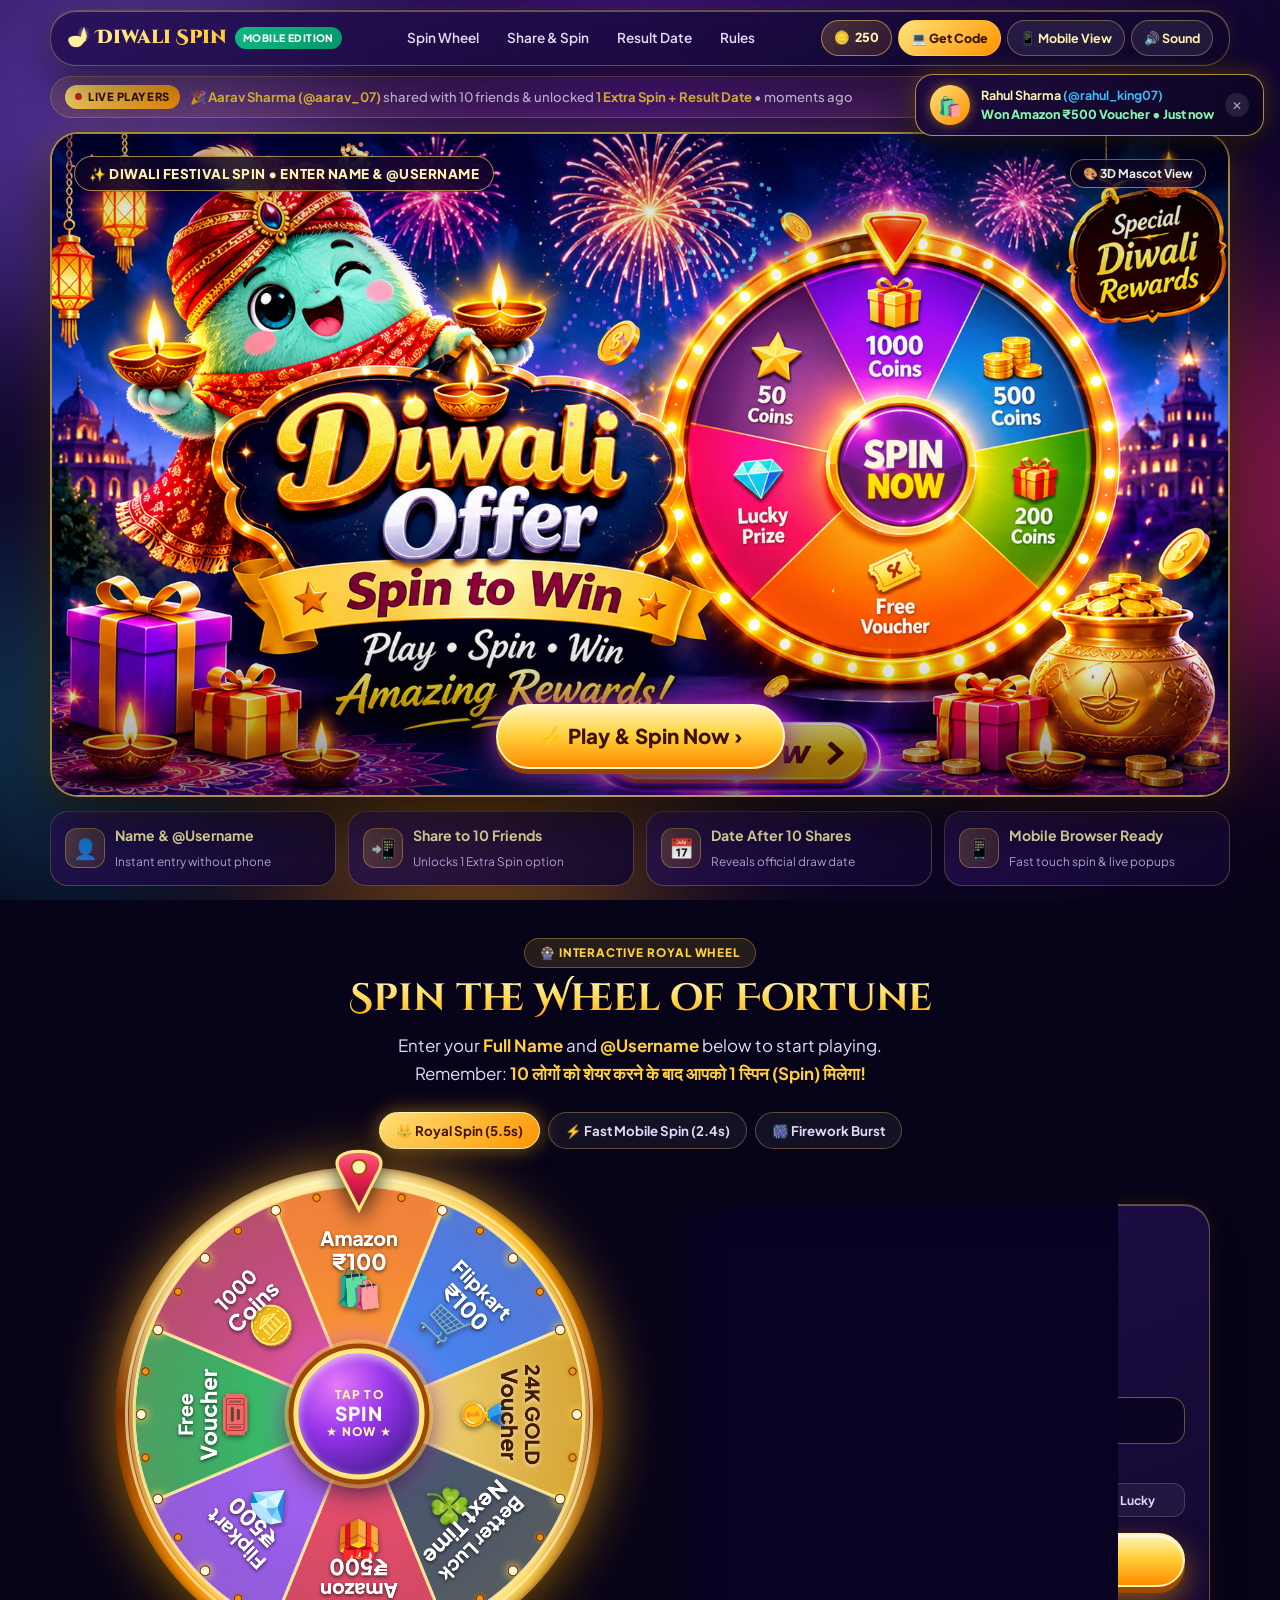
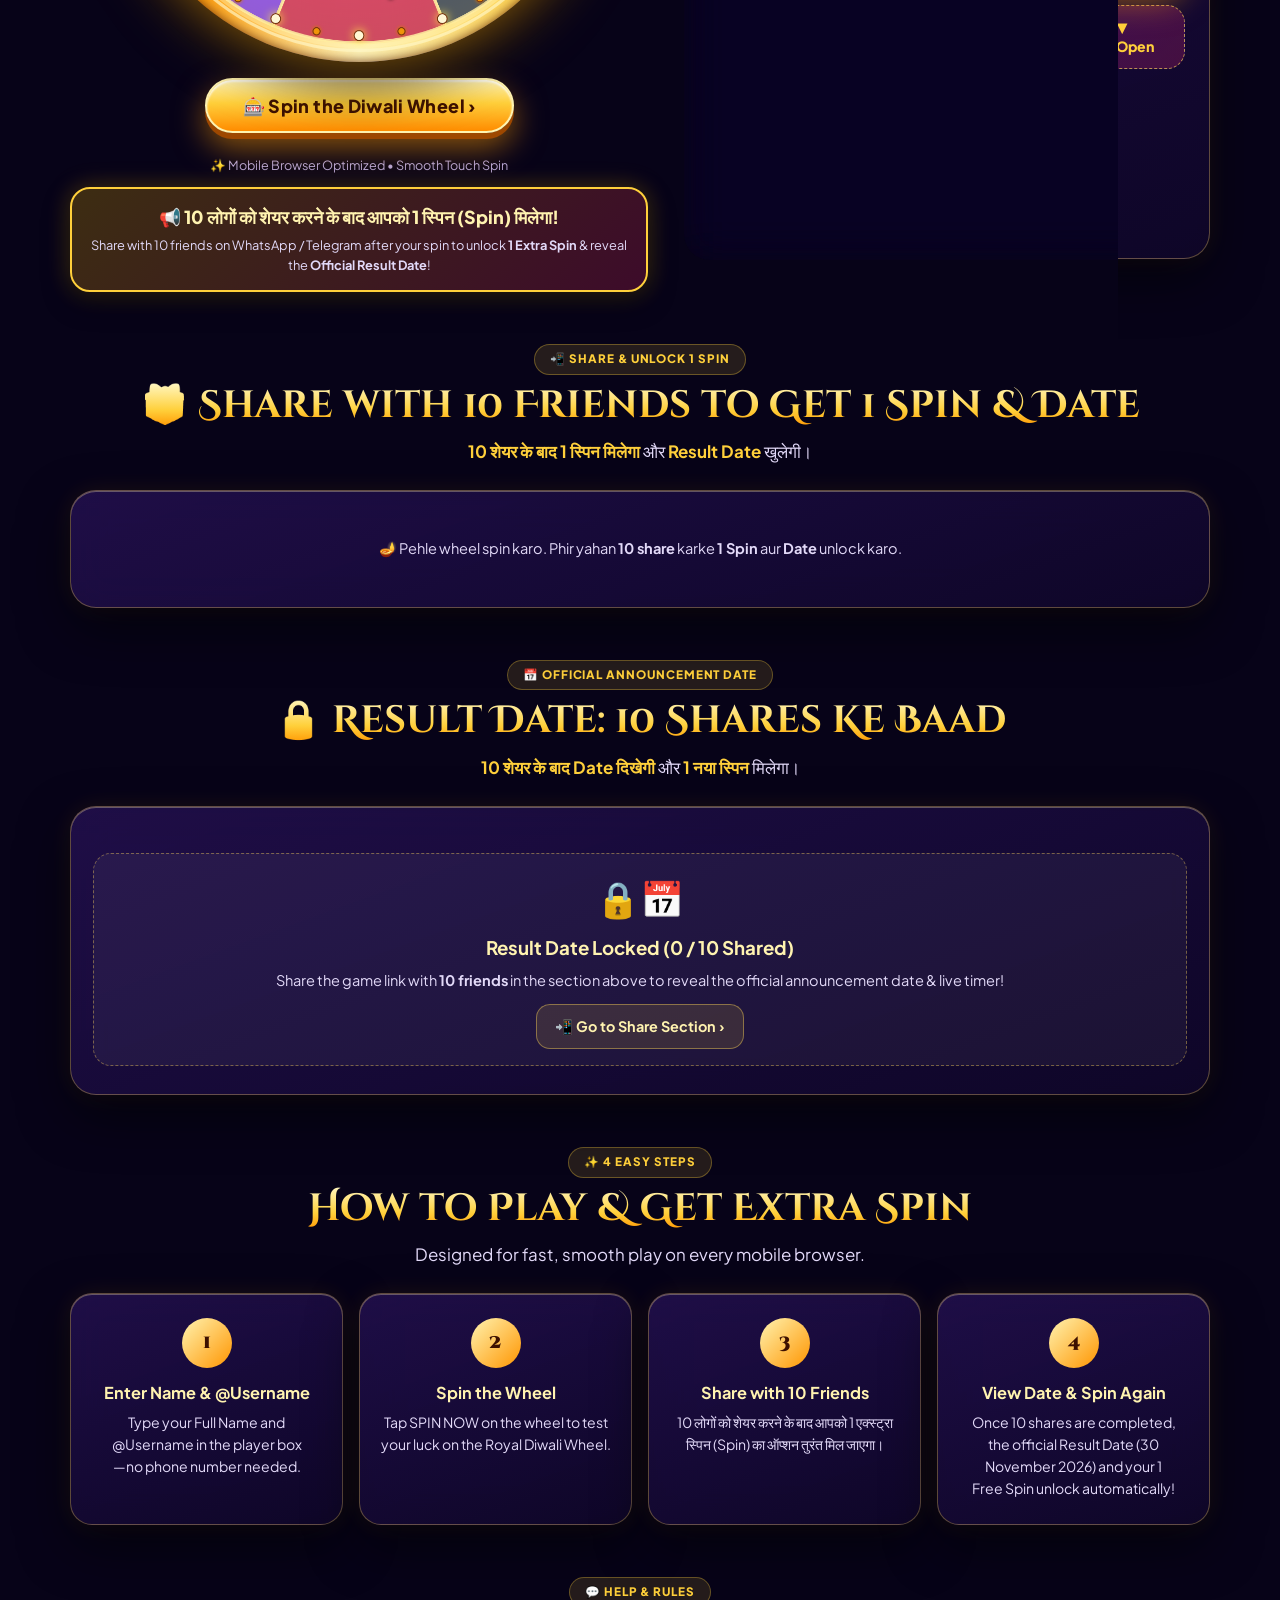
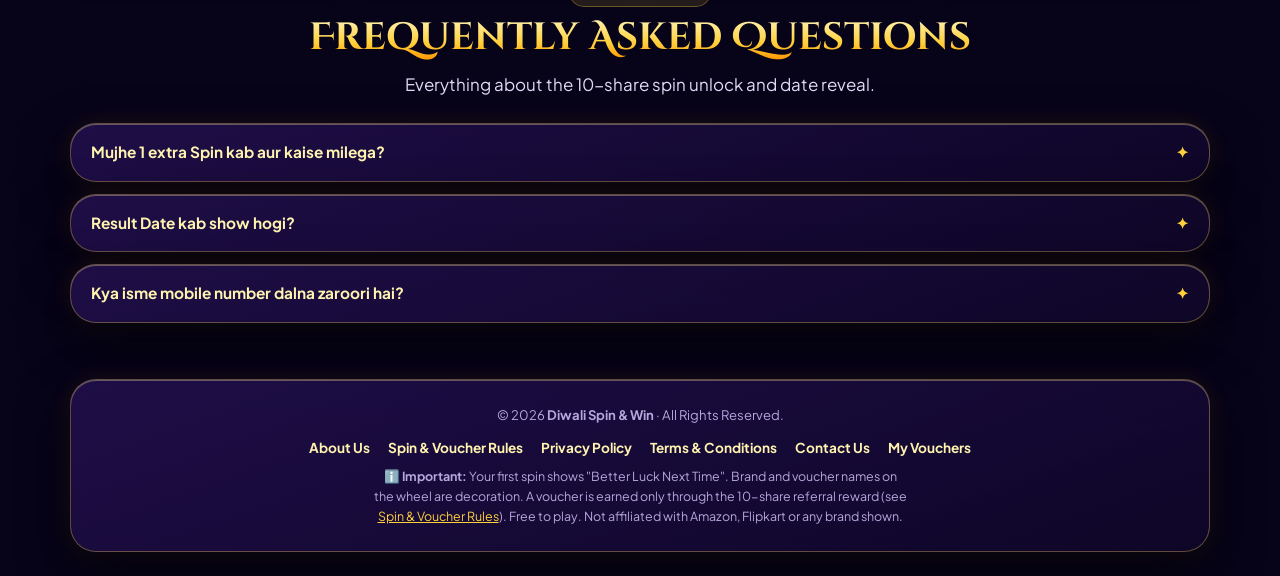
<file: source/index.html>
<!DOCTYPE html>
<html lang="en">
<head>
<meta charset="UTF-8">
<meta name="viewport" content="width=device-width, initial-scale=1.0, maximum-scale=5.0, viewport-fit=cover">
<meta name="theme-color" content="#140836">
<meta name="apple-mobile-web-app-capable" content="yes">
<meta name="apple-mobile-web-app-status-bar-style" content="black-translucent">
<title>Diwali Mega Offer 2026 – Spin &amp; Win Festival Edition</title>
<meta name="description" content="Celebrate the Festival of Lights! Enter your Name & Username, spin the Royal Diwali Wheel, share with 10 friends to unlock 1 extra Spin and view the official announcement date.">
<link rel="preconnect" href="https://fonts.googleapis.com">
<link rel="preconnect" href="https://fonts.gstatic.com" crossorigin>
<link href="https://fonts.googleapis.com/css2?family=Cinzel+Decorative:wght@700;900&family=Plus+Jakarta+Sans:wght@400;500;600;700;800&display=swap" rel="stylesheet">
<style>
:root {
  --bg-deep: #070318;
  --bg-royal: #140836;
  --bg-plum: #240b4c;
  --gold-light: #fff3b0;
  --gold: #ffd03b;
  --gold-Mid: #ff9e00;
  --gold-dark: #9c4f00;
  --crimson: #ff2a6d;
  --magenta: #d946ef;
  --violet: #8b5cf6;
  --emerald: #10b981;
  --cyan: #22d3ee;
  --text-main: #ffffff;
  --text-soft: #e2d9f8;
  --text-muted: #b5a6dc;
  --glass-bg: linear-gradient(145deg, rgba(255, 255, 255, 0.13) 0%, rgba(255, 255, 255, 0.04) 100%);
  --glass-card: linear-gradient(160deg, rgba(35, 16, 78, 0.85) 0%, rgba(15, 6, 40, 0.94) 100%);
  --glass-border: 1px solid rgba(255, 215, 90, 0.32);
  --gold-glow: 0 0 28px rgba(255, 190, 30, 0.45);
}

* {
  box-sizing: border-box;
  margin: 0;
  padding: 0;
  -webkit-tap-highlight-color: transparent;
}

html {
  scroll-behavior: smooth;
}

body {
  font-family: 'Plus Jakarta Sans', -apple-system, BlinkMacSystemFont, 'Segoe UI', Roboto, sans-serif;
  color: var(--text-main);
  background: var(--bg-deep);
  min-height: 100vh;
  line-height: 1.6;
  overflow-x: hidden;
  padding-bottom: 76px;
}

/* Optional Mobile Browser Frame Preview Mode for larger screens */
body.mobile-frame-mode {
  max-width: 430px;
  margin: 0 auto;
  border-left: 2px solid rgba(255, 208, 59, 0.35);
  border-right: 2px solid rgba(255, 208, 59, 0.35);
  box-shadow: 0 0 80px rgba(0, 0, 0, 0.9);
}

button, input {
  font-family: inherit;
}

a {
  color: var(--gold);
  transition: all 0.25s ease;
}

/* ================= AMBIENT FESTIVE BACKGROUND ================= */
.orbs {
  position: fixed;
  inset: 0;
  z-index: -2;
  overflow: hidden;
  background:
    radial-gradient(circle at 50% 0%, #341170 0%, #140735 52%, #070318 100%);
}

.orbs i {
  position: absolute;
  border-radius: 50%;
  filter: blur(85px);
  opacity: 0.48;
  animation: floatOrb 16s ease-in-out infinite;
}

.orbs i:nth-child(1) {
  width: 460px;
  height: 460px;
  background: var(--violet);
  top: -110px;
  left: -120px;
}

.orbs i:nth-child(2) {
  width: 420px;
  height: 420px;
  background: var(--crimson);
  top: 32%;
  right: -130px;
  animation-delay: -4s;
}

.orbs i:nth-child(3) {
  width: 390px;
  height: 390px;
  background: var(--gold-Mid);
  bottom: -120px;
  left: 22%;
  animation-delay: -8s;
  opacity: 0.34;
}

.orbs i:nth-child(4) {
  width: 320px;
  height: 320px;
  background: var(--cyan);
  top: 62%;
  left: -90px;
  animation-delay: -2s;
  opacity: 0.25;
}

@keyframes floatOrb {
  0%, 100% { transform: translate(0, 0) scale(1); }
  50% { transform: translate(45px, -55px) scale(1.08); }
}

.mandala-bg {
  position: fixed;
  inset: 0;
  z-index: -1;
  pointer-events: none;
  opacity: 0.08;
  background-image: radial-gradient(circle at center, rgba(255, 208, 59, 0.38) 1px, transparent 1px);
  background-size: 32px 32px;
}

/* ================= GLASSMORPHISM & CARDS ================= */
.glass {
  background: var(--glass-card);
  border: var(--glass-border);
  border-radius: 26px;
  backdrop-filter: blur(20px) saturate(160%);
  -webkit-backdrop-filter: blur(20px) saturate(160%);
  box-shadow:
    0 20px 50px rgba(0, 0, 0, 0.55),
    inset 0 1px 0 rgba(255, 240, 180, 0.32),
    0 0 25px rgba(255, 175, 0, 0.09);
}

/* ================= STICKY NAVIGATION HEADER ================= */
header {
  position: sticky;
  top: 10px;
  z-index: 40;
  display: flex;
  justify-content: space-between;
  align-items: center;
  gap: 8px;
  width: min(1180px, 95%);
  margin: 10px auto 0;
  padding: 9px 16px;
  border-radius: 60px;
  background: rgba(18, 7, 46, 0.88);
  border: 1px solid rgba(255, 210, 80, 0.38);
  box-shadow: 0 12px 34px rgba(0, 0, 0, 0.52), 0 0 20px rgba(255, 180, 0, 0.15);
}

.logo {
  display: flex;
  align-items: center;
  gap: 8px;
  font-family: 'Cinzel Decorative', Georgia, serif;
  font-weight: 900;
  font-size: clamp(0.9rem, 2vw, 1.18rem);
  background: linear-gradient(135deg, #fff6b7 0%, #ffd03b 50%, #ff9500 100%);
  -webkit-background-clip: text;
  background-clip: text;
  color: transparent;
  white-space: nowrap;
}

.logo-badge {
  font-family: 'Plus Jakarta Sans', sans-serif;
  font-size: 0.64rem;
  font-weight: 800;
  padding: 3px 8px;
  border-radius: 20px;
  background: linear-gradient(135deg, #10b981, #059669);
  color: #fff;
  letter-spacing: 0.04em;
  text-transform: uppercase;
}

header nav {
  display: flex;
  align-items: center;
  gap: 4px;
}

header nav a {
  text-decoration: none;
  color: var(--text-soft);
  font-size: 0.85rem;
  font-weight: 600;
  padding: 7px 12px;
  border-radius: 30px;
  transition: all 0.2s ease;
}

header nav a:hover {
  color: #2b0900;
  background: linear-gradient(135deg, #ffe680, #ffa600);
}

.nav-actions {
  display: flex;
  align-items: center;
  gap: 6px;
}

.wallet-pill {
  display: inline-flex;
  align-items: center;
  gap: 5px;
  height: 36px;
  padding: 0 12px;
  border-radius: 30px;
  background: linear-gradient(135deg, rgba(255, 208, 59, 0.2), rgba(255, 140, 0, 0.12));
  border: 1px solid rgba(255, 215, 90, 0.5);
  color: var(--gold-light);
  font-size: 0.78rem;
  font-weight: 800;
  white-space: nowrap;
}

.icon-btn {
  display: inline-flex;
  align-items: center;
  justify-content: center;
  gap: 5px;
  height: 36px;
  padding: 0 12px;
  border-radius: 30px;
  border: 1px solid rgba(255, 215, 90, 0.35);
  background: rgba(255, 255, 255, 0.08);
  color: var(--gold-light);
  font-size: 0.78rem;
  font-weight: 700;
  cursor: pointer;
  transition: all 0.2s ease;
  white-space: nowrap;
}

.icon-btn:hover {
  background: rgba(255, 208, 59, 0.2);
}

/* ================= DUPLICATE LIVE PLAYERS FLOATING POPUP ================= */
.dup-popup {
  position: fixed;
  top: 74px;
  right: 16px;
  z-index: 65;
  display: flex;
  align-items: center;
  gap: 11px;
  max-width: min(350px, 92vw);
  padding: 10px 14px;
  border-radius: 18px;
  background: linear-gradient(145deg, rgba(28, 10, 65, 0.95), rgba(12, 4, 32, 0.96));
  border: 1.5px solid rgba(255, 215, 70, 0.65);
  box-shadow: 0 14px 36px rgba(0, 0, 0, 0.7), 0 0 22px rgba(255, 185, 0, 0.3);
  backdrop-filter: blur(14px);
  -webkit-backdrop-filter: blur(14px);
  transform: translateX(130%);
  opacity: 0;
  transition: transform 0.42s cubic-bezier(0.2, 1.3, 0.4, 1), opacity 0.35s ease;
  pointer-events: auto;
}

.dup-popup.show {
  transform: translateX(0);
  opacity: 1;
}

.dup-avatar {
  width: 40px;
  height: 40px;
  border-radius: 50%;
  background: linear-gradient(135deg, #ffe27a, #ff8c00);
  color: #3d1000;
  display: grid;
  place-items: center;
  font-size: 1.2rem;
  font-weight: 900;
  flex-shrink: 0;
  box-shadow: 0 0 12px rgba(255, 180, 0, 0.5);
}

.dup-body {
  flex: 1;
  min-width: 0;
  font-size: 0.78rem;
  line-height: 1.35;
  color: var(--text-soft);
}

.dup-body b {
  color: var(--gold-light);
}

.dup-body .dup-user {
  color: #38bdf8;
  font-weight: 700;
}

.dup-body .dup-prize {
  display: inline-block;
  margin-top: 2px;
  color: #86efac;
  font-weight: 800;
}

.dup-close {
  border: 0;
  background: rgba(255, 255, 255, 0.1);
  color: var(--text-muted);
  width: 24px;
  height: 24px;
  border-radius: 50%;
  font-size: 0.75rem;
  cursor: pointer;
  flex-shrink: 0;
}

/* ================= LIVE WINNER TICKER BAR ================= */
.ticker-wrap {
  width: min(1180px, 95%);
  margin: 10px auto 0;
  padding: 8px 14px;
  border-radius: 40px;
  background: linear-gradient(90deg, rgba(255, 180, 0, 0.14), rgba(217, 70, 239, 0.16), rgba(255, 180, 0, 0.14));
  border: 1px solid rgba(255, 210, 80, 0.26);
  display: flex;
  align-items: center;
  gap: 10px;
  overflow: hidden;
  font-size: 0.82rem;
}

.ticker-badge {
  flex-shrink: 0;
  display: inline-flex;
  align-items: center;
  gap: 6px;
  padding: 3px 10px;
  border-radius: 20px;
  background: linear-gradient(135deg, #ffe27a, #ff9500);
  color: #3b1100;
  font-weight: 800;
  font-size: 0.7rem;
  letter-spacing: 0.05em;
  text-transform: uppercase;
}

.ticker-dot {
  width: 7px;
  height: 7px;
  border-radius: 50%;
  background: #dc2626;
  animation: blinkDot 1s infinite;
}

@keyframes blinkDot {
  0%, 100% { opacity: 1; }
  50% { opacity: 0.25; }
}

.ticker-track {
  flex: 1;
  color: var(--text-soft);
  font-weight: 500;
  white-space: nowrap;
  overflow: hidden;
  text-overflow: ellipsis;
  transition: opacity 0.35s ease;
}

.ticker-track b {
  color: var(--gold);
}

/* ================= UPGRADED ROYAL BUTTONS ================= */
.btn {
  position: relative;
  display: inline-flex;
  align-items: center;
  justify-content: center;
  gap: 10px;
  border: 2px solid #fff3b0;
  cursor: pointer;
  font-weight: 800;
  font-size: 1.04rem;
  line-height: 1.2;
  padding: 15px 32px;
  border-radius: 60px;
  text-decoration: none;
  color: #3d1000;
  background: linear-gradient(180deg, #fff5b8 0%, #ffd03b 45%, #ff8c00 100%);
  box-shadow:
    0 6px 0 #9e4800,
    0 14px 32px rgba(255, 155, 0, 0.55),
    inset 0 2px 2px rgba(255, 255, 255, 0.85);
  transition: transform 0.16s cubic-bezier(0.2, 1.3, 0.4, 1), box-shadow 0.16s ease, filter 0.2s ease;
  overflow: hidden;
  letter-spacing: 0.02em;
}

.btn::after {
  content: "";
  position: absolute;
  top: -50%;
  left: -60%;
  width: 45%;
  height: 200%;
  background: linear-gradient(90deg, transparent, rgba(255, 255, 255, 0.72), transparent);
  transform: rotate(25deg);
  animation: sheenSweep 3.2s ease-in-out infinite;
  pointer-events: none;
}

@keyframes sheenSweep {
  0% { left: -60%; }
  45%, 100% { left: 130%; }
}

.btn:hover {
  transform: translateY(-2px) scale(1.01);
  box-shadow:
    0 8px 0 #9e4800,
    0 20px 40px rgba(255, 175, 0, 0.72),
    inset 0 2px 3px rgba(255, 255, 255, 0.95);
}

.btn:active {
  transform: translateY(3px) scale(0.99);
  box-shadow:
    0 2px 0 #9e4800,
    0 8px 16px rgba(255, 155, 0, 0.4);
}

.btn:disabled {
  filter: grayscale(0.65);
  opacity: 0.65;
  cursor: not-allowed;
  transform: none;
}

.btn.block {
  display: flex;
  width: 100%;
}

.btn-ghost {
  display: inline-flex;
  align-items: center;
  justify-content: center;
  gap: 8px;
  border: 1px solid rgba(255, 215, 90, 0.42);
  cursor: pointer;
  font-weight: 700;
  font-size: 0.9rem;
  padding: 10px 18px;
  border-radius: 14px;
  color: var(--gold-light);
  background: rgba(255, 208, 59, 0.12);
  transition: all 0.2s ease;
  text-decoration: none;
}

.btn-ghost:hover {
  background: rgba(255, 208, 59, 0.26);
  border-color: var(--gold);
}

.btn-mystery {
  display: flex;
  align-items: center;
  justify-content: space-between;
  gap: 10px;
  width: 100%;
  padding: 13px 16px;
  border-radius: 18px;
  border: 1.5px dashed rgba(255, 215, 90, 0.65);
  background: linear-gradient(135deg, rgba(147, 51, 234, 0.28), rgba(219, 39, 119, 0.25));
  color: #fff;
  font-weight: 800;
  font-size: 0.88rem;
  cursor: pointer;
  transition: all 0.25s ease;
  text-align: left;
}

/* ================= UPGRADED HERO BANNER ================= */
.hero-wrapper {
  width: min(1180px, 95%);
  margin: 14px auto 0;
}

.hero {
  position: relative;
  width: 100%;
  border-radius: 28px;
  overflow: hidden;
  background: radial-gradient(ellipse at 50% 0%, #3b1a8f 0%, #180a4d 55%, #0b0624 100%);
  border: 2px solid rgba(255, 212, 75, 0.65);
  box-shadow:
    0 22px 60px rgba(0, 0, 0, 0.7),
    0 0 40px rgba(255, 175, 0, 0.24);
}

.hero canvas#fw {
  position: absolute;
  inset: 0;
  width: 100%;
  height: 100%;
  z-index: 6;
  pointer-events: none;
}

.hero-banner-stage {
  position: relative;
  width: 100%;
  aspect-ratio: 16 / 9;
  display: block;
  overflow: hidden;
}

.hero-img {
  display: block;
  width: 100%;
  height: 100%;
  object-fit: cover;
}

.banner-interactive-layer {
  position: absolute;
  inset: 0;
  z-index: 8;
  display: flex;
  flex-direction: column;
  justify-content: space-between;
  padding: clamp(10px, 2vw, 22px);
  background: linear-gradient(180deg, rgba(7, 3, 24, 0.22) 0%, transparent 25%, transparent 75%, rgba(7, 3, 24, 0.5) 100%);
}

.banner-top-bar {
  display: flex;
  justify-content: space-between;
  align-items: center;
  gap: 8px;
  flex-wrap: wrap;
}

.festival-pill {
  display: inline-flex;
  align-items: center;
  gap: 6px;
  padding: 6px 14px;
  border-radius: 40px;
  background: rgba(14, 5, 38, 0.82);
  border: 1px solid rgba(255, 215, 90, 0.6);
  backdrop-filter: blur(12px);
  color: var(--gold-light);
  font-size: clamp(0.68rem, 1.4vw, 0.84rem);
  font-weight: 800;
  letter-spacing: 0.04em;
  text-transform: uppercase;
}

.banner-mode-switch {
  display: inline-flex;
  align-items: center;
  gap: 6px;
  padding: 6px 12px;
  border-radius: 40px;
  background: rgba(14, 5, 38, 0.82);
  border: 1px solid rgba(255, 215, 90, 0.55);
  color: #fff;
  font-size: 0.75rem;
  font-weight: 700;
  cursor: pointer;
}

.banner-wheel-hotspot {
  position: absolute;
  right: 9%;
  top: 14%;
  width: 39%;
  height: 72%;
  border-radius: 50%;
  cursor: pointer;
  z-index: 9;
  background: radial-gradient(circle, rgba(255, 215, 0, 0.14) 0%, transparent 70%);
}

.banner-cta-hotspot {
  align-self: center;
  margin: 0 auto 0.4%;
  text-align: center;
  z-index: 10;
}

.banner-cta-btn {
  display: inline-flex;
  align-items: center;
  gap: 8px;
  padding: clamp(9px, 1.6vw, 14px) clamp(20px, 3.6vw, 40px);
  border-radius: 60px;
  font-weight: 900;
  font-size: clamp(0.88rem, 2vw, 1.28rem);
  color: #3d1000;
  text-decoration: none;
  background: linear-gradient(180deg, #fff5b8 0%, #ffd03b 48%, #ff8c00 100%);
  border: 2px solid #fff6c2;
  box-shadow:
    0 5px 0 #964200,
    0 0 30px rgba(217, 70, 239, 0.85),
    0 12px 28px rgba(0, 0, 0, 0.65);
  animation: pulseBannerBtn 1.9s ease-in-out infinite;
}

@keyframes pulseBannerBtn {
  0%, 100% { transform: scale(1); }
  50% { transform: scale(1.05); }
}

/* Interactive Animated SVG Scene */
.scene {
  display: none;
  position: relative;
  min-height: clamp(480px, 52vw, 640px);
}

.hero.scene-mode .hero-banner-stage {
  display: none;
}

.hero.scene-mode .scene {
  display: block;
}

.hero-inner {
  position: relative;
  z-index: 7;
  min-height: clamp(480px, 52vw, 640px);
  display: grid;
  grid-template-columns: 0.85fr 1.15fr;
  align-items: center;
  padding: 46px 5% 84px;
  gap: 20px;
}

.mascot {
  width: min(100%, 310px);
  justify-self: center;
  filter: drop-shadow(0 18px 28px rgba(0, 0, 0, 0.55));
  animation: bob 4s ease-in-out infinite;
}

@keyframes bob {
  50% { transform: translateY(-12px); }
}

.plaque {
  text-align: center;
  padding: 28px 22px 32px;
  border-radius: 28px;
  border: 2px solid rgba(255, 215, 90, 0.5);
}

.plaque .t1 {
  font-family: 'Cinzel Decorative', Georgia, serif;
  font-weight: 900;
  font-size: clamp(2.5rem, 7vw, 5rem);
  line-height: 1.02;
  background: linear-gradient(180deg, #fff8c8 0%, #ffd03b 52%, #ff7b00 100%);
  -webkit-background-clip: text;
  background-clip: text;
  color: transparent;
}

.plaque .t2 {
  font-family: 'Cinzel Decorative', Georgia, serif;
  font-weight: 900;
  font-size: clamp(1.9rem, 5vw, 3.5rem);
  line-height: 1.05;
  color: #fff;
  margin-top: 4px;
}

.ribbon {
  display: inline-block;
  margin: 14px 0 8px;
  padding: 9px 32px;
  font-weight: 900;
  font-size: clamp(1rem, 2.5vw, 1.5rem);
  color: #590a2f;
  background: linear-gradient(180deg, #ffe98a, #ffa800);
  clip-path: polygon(0 0, 100% 0, 96% 50%, 100% 100%, 0 100%, 4% 50%);
}

.tagline {
  font-size: clamp(0.95rem, 2vw, 1.25rem);
  color: var(--text-soft);
  max-width: 460px;
  margin: 6px auto 0;
}

.tagline b {
  color: var(--gold);
}

.hero-cta {
  margin-top: 20px;
  display: flex;
  justify-content: center;
  gap: 10px;
  flex-wrap: wrap;
}

.lantern {
  position: absolute;
  top: 0;
  width: clamp(42px, 6.5vw, 74px);
  transform-origin: top center;
  animation: swing 4s ease-in-out infinite;
  z-index: 4;
}

@keyframes swing {
  0%, 100% { transform: rotate(5deg); }
  50% { transform: rotate(-5deg); }
}

.diya {
  position: absolute;
  bottom: 14px;
  width: clamp(64px, 10vw, 120px);
  z-index: 4;
}

.flame {
  transform-origin: 60px 26px;
  animation: flick 1.1s ease-in-out infinite alternate;
}

@keyframes flick {
  from { transform: scale(1, 1) rotate(-2deg); }
  to { transform: scale(0.92, 1.1) rotate(2deg); }
}

.gift {
  position: absolute;
  bottom: 20px;
  z-index: 3;
  border-radius: 8px;
}

.gift::before {
  content: "";
  position: absolute;
  left: 50%;
  top: 0;
  bottom: 0;
  width: 18%;
  transform: translateX(-50%);
  background: linear-gradient(90deg, #ffd45a, #ff9a00);
}

.gift::after {
  content: "";
  position: absolute;
  left: 0;
  right: 0;
  top: 30%;
  height: 16%;
  background: linear-gradient(#ffd45a, #ff9a00);
}

.pot {
  position: absolute;
  right: 2%;
  bottom: 14px;
  width: clamp(95px, 14vw, 175px);
  z-index: 4;
}

.coin {
  position: absolute;
  border-radius: 50%;
  background: radial-gradient(circle at 35% 30%, #fff3a8, #ffb300 60%, #a35a00);
  box-shadow: 0 0 10px #ffb30088;
  animation: spinc 3s linear infinite;
}

@keyframes spinc {
  50% { transform: scaleX(0.3); }
}

.hero-highlights {
  display: grid;
  grid-template-columns: repeat(4, 1fr);
  gap: 12px;
  margin-top: 14px;
}

.hl-card {
  display: flex;
  align-items: center;
  gap: 10px;
  padding: 12px 14px;
  border-radius: 18px;
  background: linear-gradient(145deg, rgba(42, 18, 92, 0.75), rgba(18, 7, 45, 0.88));
  border: 1px solid rgba(255, 210, 80, 0.25);
}

.hl-icon {
  width: 40px;
  height: 40px;
  border-radius: 12px;
  display: grid;
  place-items: center;
  font-size: 1.25rem;
  background: linear-gradient(135deg, rgba(255, 215, 64, 0.22), rgba(255, 140, 0, 0.12));
  border: 1px solid rgba(255, 215, 64, 0.35);
  flex-shrink: 0;
}

.hl-text b {
  display: block;
  font-size: 0.88rem;
  color: var(--gold-light);
}

.hl-text span {
  font-size: 0.74rem;
  color: var(--text-muted);
}

/* ================= SECTIONS & PARAGRAPHS ================= */
section {
  width: min(1140px, 94%);
  margin: 0 auto;
  padding: 52px 0 0;
}

.sec-badge {
  display: table;
  margin: 0 auto 8px;
  padding: 5px 15px;
  border-radius: 30px;
  font-size: 0.73rem;
  font-weight: 800;
  letter-spacing: 0.08em;
  text-transform: uppercase;
  color: var(--gold);
  background: rgba(255, 208, 59, 0.12);
  border: 1px solid rgba(255, 208, 59, 0.32);
}

h2 {
  text-align: center;
  font-family: 'Cinzel Decorative', Georgia, serif;
  font-size: clamp(1.5rem, 3.8vw, 2.35rem);
  line-height: 1.22;
  background: linear-gradient(180deg, #fff7c2 0%, #ffd03b 60%, #ff9500 100%);
  -webkit-background-clip: text;
  background-clip: text;
  color: transparent;
  margin-bottom: 10px;
}

.lead {
  text-align: center;
  color: var(--text-soft);
  max-width: 680px;
  margin: 0 auto 24px;
  font-size: clamp(0.94rem, 1.7vw, 1.06rem);
  line-height: 1.65;
}

.lead b {
  color: var(--gold);
  font-weight: 700;
}

.note {
  color: var(--text-soft);
  font-size: 0.91rem;
  line-height: 1.6;
  margin-top: 10px;
}

.note.small {
  font-size: 0.79rem;
  color: var(--text-muted);
}

/* =================SPIN THE WHEEL SECTION ================= */
.spin-mode-toolbar {
  display: flex;
  justify-content: center;
  align-items: center;
  gap: 8px;
  flex-wrap: wrap;
  margin-bottom: 22px;
}

.mode-btn {
  display: inline-flex;
  align-items: center;
  gap: 6px;
  padding: 9px 16px;
  border-radius: 40px;
  border: 1px solid rgba(255, 215, 90, 0.3);
  background: rgba(255, 255, 255, 0.06);
  color: var(--text-soft);
  font-size: 0.83rem;
  font-weight: 700;
  cursor: pointer;
  transition: all 0.2s ease;
}

.mode-btn.active {
  background: linear-gradient(135deg, #ffe27a, #ff9500);
  color: #3d1000;
  border-color: #fff5b8;
  box-shadow: 0 0 20px rgba(255, 180, 0, 0.5);
}

.spin-wrap {
  display: grid;
  grid-template-columns: 1.1fr 1fr;
  gap: 36px;
  align-items: center;
}

.wheel-column {
  display: flex;
  flex-direction: column;
  align-items: center;
}

.wheel-box {
  position: relative;
  width: min(100%, 460px);
  margin: 10px auto;
  aspect-ratio: 1;
}

.wheel-aura {
  position: absolute;
  inset: -24px;
  border-radius: 50%;
  background: radial-gradient(circle, rgba(255, 195, 0, 0.42) 0%, rgba(217, 70, 239, 0.25) 50%, transparent 72%);
  filter: blur(18px);
  z-index: 0;
  animation: auraPulse 3s ease-in-out infinite;
}

@keyframes auraPulse {
  0%, 100% { transform: scale(0.98); opacity: 0.8; }
  50% { transform: scale(1.05); opacity: 1; }
}

.wheel-ring {
  position: absolute;
  inset: -14px;
  border-radius: 50%;
  background: conic-gradient(
    from 0deg,
    #fff4b8,
    #ffae00,
    #9e4800,
    #ffd24c,
    #fff4b8,
    #ff9900,
    #8c3b00,
    #ffe37a,
    #fff4b8
  );
  box-shadow:
    0 0 60px rgba(255, 175, 0, 0.58),
    0 22px 50px rgba(0, 0, 0, 0.75),
    inset 0 0 12px rgba(90, 30, 0, 0.85);
  z-index: 1;
}

.wheel-ring::after {
  content: "";
  position: absolute;
  inset: 10px;
  border-radius: 50%;
  border: 3px solid rgba(255, 248, 200, 0.65);
  pointer-events: none;
}

.wheel-box canvas {
  position: relative;
  z-index: 2;
  width: 100%;
  height: 100%;
  border-radius: 50%;
  transition: transform 5.6s cubic-bezier(0.11, 0.68, 0.09, 1);
  box-shadow: inset 0 0 0 6px rgba(255, 240, 175, 0.45);
}

.wheel-box.turbo canvas {
  transition: transform 2.4s cubic-bezier(0.14, 0.75, 0.14, 1);
}

.pointer {
  position: absolute;
  top: -32px;
  left: 50%;
  transform: translateX(-50%);
  transform-origin: 50% 12px;
  width: 50px;
  height: 64px;
  z-index: 6;
  filter: drop-shadow(0 8px 10px rgba(0, 0, 0, 0.7));
  transition: transform 0.06s ease-out;
}

.pointer.tick {
  transform: translateX(-50%) rotate(-22deg);
}

.hub {
  position: absolute;
  top: 50%;
  left: 50%;
  transform: translate(-50%, -50%);
  width: 28.5%;
  aspect-ratio: 1;
  border-radius: 50%;
  border: 5px solid #ffe680;
  background:
    radial-gradient(circle at 32% 26%, #e879f9 0%, #9333ea 42%, #4c1d95 82%, #2e1065 100%);
  color: #fff;
  font-weight: 900;
  font-size: clamp(0.8rem, 2.6vw, 1.2rem);
  line-height: 1.08;
  letter-spacing: 0.05em;
  cursor: pointer;
  z-index: 5;
  display: flex;
  flex-direction: column;
  align-items: center;
  justify-content: center;
  gap: 2px;
  box-shadow:
    0 0 0 5px #9e4800,
    0 0 0 9px rgba(255, 215, 70, 0.45),
    0 12px 30px rgba(0, 0, 0, 0.75),
    0 0 40px rgba(217, 70, 239, 0.9),
    inset 0 3px 8px rgba(255, 255, 255, 0.65);
  transition: transform 0.18s cubic-bezier(0.2, 1.4, 0.4, 1);
  overflow: hidden;
}

.hub-sub {
  font-size: 0.62em;
  color: var(--gold-light);
  font-weight: 800;
  letter-spacing: 0.1em;
}

.hub:hover {
  transform: translate(-50%, -50%) scale(1.07);
}

.hub:active {
  transform: translate(-50%, -50%) scale(0.94);
}

.hub:disabled {
  opacity: 0.68;
  cursor: not-allowed;
}

.wheel-cta-bar {
  margin-top: 20px;
  display: flex;
  flex-direction: column;
  align-items: center;
  gap: 12px;
  width: 100%;
}

.arcade-spin-btn {
  min-width: 260px;
  font-size: 1.12rem;
  padding: 15px 36px;
}

/* PROMINENT BANNER BELOW WHEEL: "10 log ko share karne ke baad aap ko 1 spin milega" */
.share-ten-banner {
  width: 100%;
  padding: 14px 18px;
  border-radius: 20px;
  background: linear-gradient(135deg, rgba(255, 195, 0, 0.22), rgba(255, 42, 109, 0.22));
  border: 2px solid var(--gold);
  text-align: center;
  box-shadow: 0 10px 28px rgba(0, 0, 0, 0.45), 0 0 24px rgba(255, 195, 0, 0.28);
  animation: pulseNotice 2.2s ease-in-out infinite;
}

@keyframes pulseNotice {
  0%, 100% { transform: scale(1); }
  50% { transform: scale(1.018); }
}

.share-ten-banner .stb-hi {
  display: block;
  font-size: clamp(0.95rem, 2.2vw, 1.12rem);
  font-weight: 900;
  color: var(--gold-light);
}

.share-ten-banner .stb-en {
  display: block;
  font-size: 0.8rem;
  color: var(--text-soft);
  margin-top: 3px;
}

/* ================= NAME & USERNAME REGISTRATION PANEL ================= */
.panel {
  padding: 28px 24px;
  position: relative;
}

.step-pill {
  display: inline-flex;
  align-items: center;
  gap: 6px;
  padding: 4px 12px;
  border-radius: 20px;
  background: rgba(16, 185, 129, 0.18);
  border: 1px solid rgba(52, 211, 153, 0.45);
  color: #86efac;
  font-size: 0.73rem;
  font-weight: 800;
  text-transform: uppercase;
  letter-spacing: 0.06em;
  margin-bottom: 8px;
}

.panel h3 {
  font-family: 'Cinzel Decorative', Georgia, serif;
  color: var(--gold-light);
  font-size: 1.35rem;
  margin-bottom: 6px;
}

.field-grid {
  display: grid;
  grid-template-columns: 1fr 1fr;
  gap: 12px;
  margin-top: 12px;
}

.field {
  margin-top: 12px;
}

.field-grid .field {
  margin-top: 0;
}

.field label {
  display: block;
  font-size: 0.82rem;
  font-weight: 700;
  color: var(--gold-light);
  margin-bottom: 6px;
}

.field input {
  width: 100%;
  padding: 13px 15px;
  border-radius: 14px;
  border: 1px solid rgba(255, 215, 90, 0.38);
  background: rgba(8, 3, 26, 0.7);
  color: #fff;
  font-size: 0.96rem;
  outline: none;
  transition: all 0.2s ease;
}

.field input::placeholder {
  color: rgba(207, 198, 240, 0.45);
}

.field input:focus {
  border-color: var(--gold);
  background: rgba(14, 5, 42, 0.9);
  box-shadow: 0 0 0 3px rgba(255, 207, 64, 0.22);
}

.avatar-picker {
  display: grid;
  grid-template-columns: repeat(4, 1fr);
  gap: 8px;
  margin-top: 6px;
}

.av-btn {
  padding: 8px 6px;
  border-radius: 12px;
  border: 1px solid rgba(255, 255, 255, 0.16);
  background: rgba(255, 255, 255, 0.06);
  color: var(--text-soft);
  font-size: 0.76rem;
  font-weight: 700;
  cursor: pointer;
  text-align: center;
}

.av-btn.active {
  background: linear-gradient(135deg, rgba(255, 208, 59, 0.3), rgba(255, 140, 0, 0.22));
  border-color: var(--gold);
  color: var(--gold-light);
}

.panel .btn.block {
  margin-top: 16px;
}

.Ready-user-card {
  margin-top: 14px;
  padding: 14px 16px;
  border-radius: 18px;
  background: rgba(255, 208, 59, 0.1);
  border: 1px solid rgba(255, 208, 59, 0.32);
  display: flex;
  justify-content: space-between;
  align-items: center;
  gap: 10px;
  flex-wrap: wrap;
}

/* ================= HIDDEN KAHANI FUN MINI-GAME DRAWER ================= */
.kahani-secret-wrap {
  margin-top: 18px;
}

.kahani-game-box {
  display: none;
  margin-top: 12px;
  padding: 18px;
  border-radius: 20px;
  background: linear-gradient(155deg, rgba(46, 16, 101, 0.92), rgba(20, 7, 48, 0.96));
  border: 1.5px solid rgba(255, 215, 90, 0.55);
}

.kahani-game-box.open {
  display: block;
}

.kahani-header {
  display: flex;
  justify-content: space-between;
  align-items: center;
  gap: 10px;
  margin-bottom: 8px;
}

.kahani-title {
  font-family: 'Cinzel Decorative', serif;
  color: var(--gold);
  font-size: 0.98rem;
  font-weight: 900;
}

.kahani-story-card {
  padding: 13px 14px;
  border-radius: 14px;
  background: rgba(8, 3, 26, 0.65);
  border: 1px solid rgba(255, 215, 90, 0.25);
  color: var(--text-soft);
  font-size: 0.86rem;
  line-height: 1.6;
}

.diya-hunt-grid {
  display: grid;
  grid-template-columns: repeat(3, 1fr);
  gap: 8px;
  margin-top: 12px;
}

.diya-quest-btn {
  display: flex;
  flex-direction: column;
  align-items: center;
  justify-content: center;
  gap: 4px;
  padding: 10px 6px;
  border-radius: 14px;
  border: 1px solid rgba(255, 215, 90, 0.35);
  background: rgba(255, 255, 255, 0.06);
  color: var(--text-soft);
  font-size: 0.75rem;
  font-weight: 700;
  cursor: pointer;
}

.diya-quest-btn .dq-icon {
  font-size: 1.5rem;
  filter: grayscale(0.85) opacity(0.65);
}

.diya-quest-btn.lit {
  background: linear-gradient(145deg, rgba(255, 208, 59, 0.28), rgba(255, 120, 0, 0.2));
  border-color: var(--gold);
  color: var(--gold-light);
}

.diya-quest-btn.lit .dq-icon {
  filter: none;
}

.chips-title {
  margin-top: 20px;
  font-size: 0.76rem;
  font-weight: 800;
  text-transform: uppercase;
  letter-spacing: 0.08em;
  color: var(--text-muted);
}

.chips {
  display: flex;
  flex-wrap: wrap;
  gap: 7px;
  margin-top: 8px;
}

.chip {
  font-size: 0.76rem;
  font-weight: 600;
  padding: 6px 12px;
  border-radius: 30px;
  background: rgba(255, 255, 255, 0.09);
  border: 1px solid rgba(255, 255, 255, 0.2);
  color: var(--text-soft);
}

.chip.gold {
  background: linear-gradient(135deg, #ffe27a, var(--gold-Mid));
  color: #3d1000;
  font-weight: 800;
  border: 0;
}

/* ================= SHARE & UNLOCK 1 SPIN + DATE VAULT ================= */
.status {
  display: inline-flex;
  align-items: center;
  gap: 6px;
  padding: 6px 14px;
  border-radius: 30px;
  font-size: 0.76rem;
  font-weight: 800;
  letter-spacing: 0.04em;
}

.locked {
  background: rgba(255, 170, 50, 0.22);
  border: 1px solid rgba(255, 200, 90, 0.5);
  color: #ffe299;
}

.ok {
  background: rgba(16, 185, 129, 0.24);
  border: 1px solid rgba(52, 211, 153, 0.5);
  color: #98ffd0;
}

.lose {
  background: rgba(255, 90, 120, 0.22);
  border: 1px solid rgba(255, 120, 150, 0.45);
  color: #ffc2d1;
}

.prize-big {
  font-family: 'Cinzel Decorative', Georgia, serif;
  font-size: clamp(1.5rem, 4.5vw, 2.2rem);
  font-weight: 900;
  color: var(--gold);
  margin: 10px 0 6px;
}

.bar {
  height: 18px;
  background: rgba(0, 0, 0, 0.45);
  border-radius: 20px;
  overflow: hidden;
  margin: 16px 0 10px;
  border: 1px solid rgba(255, 215, 90, 0.35);
  padding: 2px;
}

.bar i {
  display: block;
  height: 100%;
  width: 0;
  border-radius: 20px;
  background: linear-gradient(90deg, #ffe27a, #ff9500, #10b981);
  box-shadow: 0 0 14px rgba(255, 165, 0, 0.7);
  transition: width 0.5s cubic-bezier(0.2, 0.9, 0.3, 1);
}

.linkbox {
  display: flex;
  align-items: stretch;
  gap: 8px;
  margin-top: 12px;
  flex-wrap: wrap;
}

.linkbox input {
  flex: 1;
  min-width: 0;
  width: 100%;
  padding: 12px 14px;
  text-overflow: ellipsis;
  border-radius: 14px;
  border: 1px solid rgba(255, 215, 90, 0.35);
  background: rgba(8, 3, 26, 0.7);
  color: var(--gold-light);
  font-size: 0.86rem;
  font-weight: 600;
}

.share {
  display: grid;
  grid-template-columns: repeat(auto-fit, minmax(150px, 1fr));
  gap: 10px;
  margin-top: 12px;
}

.share a {
  display: flex;
  align-items: center;
  justify-content: center;
  gap: 6px;
  min-height: 48px;
  border-radius: 14px;
  text-decoration: none;
  font-weight: 800;
  font-size: 0.88rem;
  line-height: 1.25;
  text-align: center;
  white-space: nowrap;
  padding: 10px 12px;
  color: #fff;
  box-shadow: 0 8px 20px rgba(0, 0, 0, 0.35);
}

.wa { background: linear-gradient(135deg, #25d366, #128c7e); }
.tg { background: linear-gradient(135deg, #38bdf8, #0284c7); }
.fb { background: linear-gradient(135deg, #3b82f6, #1d4ed8); }
.ig { background: linear-gradient(135deg, #f58529, #dd2a7b 55%, #8134af); }

.unlocked-date-box {
  margin-top: 18px;
  padding: 18px;
  border-radius: 20px;
  background: linear-gradient(145deg, rgba(16, 185, 129, 0.2), rgba(255, 208, 59, 0.16));
  border: 2px solid #34d399;
  text-align: center;
  box-shadow: 0 0 30px rgba(16, 185, 129, 0.28);
}

.locked-date-box {
  margin-top: 18px;
  padding: 16px;
  border-radius: 18px;
  background: rgba(255, 255, 255, 0.05);
  border: 1.5px dashed rgba(255, 215, 90, 0.4);
  text-align: center;
}

.luck {
  text-align: center;
}

.luck svg {
  width: 105px;
  height: 105px;
  margin: 2px auto 6px;
  display: block;
  animation: bob 3.5s ease-in-out infinite;
}

/* ================= COUNTDOWN SECTION ================= */
.result-card {
  padding: 28px 22px;
  text-align: center;
  position: relative;
  overflow: hidden;
}

.count {
  display: flex;
  gap: 12px;
  justify-content: center;
  flex-wrap: wrap;
  margin: 14px 0 8px;
}

.count div {
  padding: 15px 14px;
  min-width: 92px;
  text-align: center;
  border-radius: 18px;
  background: linear-gradient(160deg, rgba(255, 215, 70, 0.16), rgba(20, 8, 50, 0.85));
  border: 1px solid rgba(255, 215, 90, 0.4);
}

.count b {
  display: block;
  font-family: 'Cinzel Decorative', serif;
  font-size: clamp(1.6rem, 3.8vw, 2.3rem);
  line-height: 1.05;
  color: var(--gold);
}

.count span {
  display: block;
  margin-top: 5px;
  font-size: 0.7rem;
  font-weight: 700;
  letter-spacing: 0.08em;
  color: var(--text-muted);
  text-transform: uppercase;
}

#resultMsg {
  text-align: center;
  color: var(--text-soft);
  margin-top: 12px;
  font-size: 0.94rem;
}

/* ================= HOW IT WORKS STEPS ================= */
.steps {
  display: grid;
  grid-template-columns: repeat(auto-fit, minmax(220px, 1fr));
  gap: 16px;
}

.step {
  padding: 24px 18px;
  text-align: center;
  border-radius: 22px;
}

.step span {
  display: grid;
  place-items: center;
  width: 50px;
  height: 50px;
  margin: 0 auto 12px;
  border-radius: 50%;
  background: linear-gradient(135deg, #fff3b0, #ff9500);
  color: #3d1000;
  font-family: 'Cinzel Decorative', serif;
  font-weight: 900;
  font-size: 1.18rem;
}

.step h4 {
  color: var(--gold-light);
  font-size: 1.02rem;
  margin-bottom: 6px;
}

.step p {
  color: var(--text-soft);
  font-size: 0.88rem;
  line-height: 1.55;
}

/* ================= FAQ ACCORDION ================= */
details {
  padding: 16px 20px;
  margin-bottom: 12px;
  border-radius: 18px;
}

summary {
  cursor: pointer;
  font-weight: 700;
  font-size: 0.96rem;
  color: var(--gold-light);
  list-style: none;
  display: flex;
  justify-content: space-between;
  align-items: center;
  gap: 10px;
}

summary::-webkit-details-marker {
  display: none;
}

summary::after {
  content: "✦";
  color: var(--gold);
  font-size: 0.95rem;
}

details p {
  margin-top: 10px;
  color: var(--text-soft);
  font-size: 0.9rem;
  line-height: 1.65;
  padding-top: 10px;
  border-top: 1px solid rgba(255, 255, 255, 0.1);
}

/* ================= FOOTER & HIDDEN "ONLY FOR FUN" SECTION ================= */
footer {
  width: min(1140px, 94%);
  margin: 56px auto 24px;
  padding: 24px 20px;
  text-align: center;
  color: var(--text-muted);
  font-size: 0.82rem;
  border-radius: 22px;
}

footer p + p {
  margin-top: 8px;
}

.hidden-fun-box {
  margin-top: 14px;
  padding: 10px 14px;
  border-radius: 14px;
  background: rgba(0, 0, 0, 0.35);
  border: 1px dashed rgba(255, 255, 255, 0.15);
  text-align: left;
  font-size: 0.76rem;
}

.hidden-fun-box summary {
  font-size: 0.75rem;
  color: var(--text-muted);
  font-weight: 600;
}

/* ================= STICKY MOBILE BROWSER BOTTOM BAR ================= */
.mobile-bottom-bar {
  position: fixed;
  bottom: 0;
  left: 0;
  right: 0;
  z-index: 50;
  display: flex;
  justify-content: space-around;
  align-items: center;
  gap: 6px;
  padding: 8px 12px calc(8px + env(safe-area-inset-bottom, 0px));
  background: rgba(14, 5, 38, 0.94);
  border-top: 1px solid rgba(255, 210, 80, 0.38);
  backdrop-filter: blur(16px);
  -webkit-backdrop-filter: blur(16px);
  box-shadow: 0 -8px 25px rgba(0, 0, 0, 0.6);
}

.mbb-item {
  flex: 1;
  display: flex;
  flex-direction: column;
  align-items: center;
  justify-content: center;
  gap: 2px;
  padding: 6px 4px;
  border-radius: 12px;
  text-decoration: none;
  color: var(--text-soft);
  font-size: 0.7rem;
  font-weight: 700;
}

.mbb-item.primary {
  background: linear-gradient(135deg, #ffe27a, #ff9500);
  color: #3d1000;
  font-weight: 900;
}

/* ================= SOURCE CODE VIEWER MODAL ================= */
.code-modal-box {
  max-width: 780px !important;
  width: 96% !important;
  text-align: left !important;
  padding: 24px !important;
}
.code-modal-head {
  display: flex;
  justify-content: space-between;
  align-items: center;
  gap: 10px;
  flex-wrap: wrap;
  margin-bottom: 12px;
}
.code-modal-actions {
  display: flex;
  gap: 8px;
  flex-wrap: wrap;
  margin-bottom: 12px;
}
.code-area {
  width: 100%;
  height: 340px;
  padding: 14px;
  border-radius: 14px;
  border: 1px solid rgba(255, 215, 90, 0.4);
  background: #060212;
  color: #fde68a;
  font-family: ui-monospace, SFMono-Regular, Menlo, Monaco, Consolas, monospace;
  font-size: 0.78rem;
  line-height: 1.45;
  resize: vertical;
  outline: none;
}

/* ================= CELEBRATION MODAL & TOAST ================= */
.modal {
  position: fixed;
  inset: 0;
  z-index: 80;
  display: none;
  place-items: center;
  padding: 18px;
  background: rgba(5, 2, 20, 0.82);
  backdrop-filter: blur(10px);
  -webkit-backdrop-filter: blur(10px);
}

.modal.show {
  display: grid;
}

.modal .box {
  max-width: 430px;
  width: 100%;
  padding: 32px 24px;
  text-align: center;
  animation: pop 0.42s cubic-bezier(0.2, 1.4, 0.4, 1);
  border: 2px solid rgba(255, 215, 80, 0.85);
}

@keyframes pop {
  from { transform: scale(0.55); opacity: 0; }
  to { transform: scale(1); opacity: 1; }
}

.modal .emoji {
  font-size: 3.5rem;
  line-height: 1;
}

.modal h2 {
  margin: 8px 0 0;
}

.modal p {
  color: var(--text-soft);
  margin: 10px 0 20px;
  font-size: 0.94rem;
}

.toast {
  position: fixed;
  bottom: 74px;
  left: 50%;
  transform: translateX(-50%) translateY(140px);
  z-index: 95;
  padding: 12px 20px;
  border-radius: 50px;
  background: linear-gradient(135deg, #2b0f5c, #12052c);
  border: 1.5px solid var(--gold);
  color: #fff;
  font-weight: 700;
  font-size: 0.86rem;
  box-shadow: 0 14px 35px rgba(0, 0, 0, 0.65);
  transition: transform 0.32s cubic-bezier(0.2, 1.3, 0.4, 1), opacity 0.3s ease;
  opacity: 0;
  pointer-events: none;
  text-align: center;
  max-width: 92vw;
}

.toast.show {
  transform: translateX(-50%) translateY(0);
  opacity: 1;
}

#confettiCv {
  position: fixed;
  inset: 0;
  width: 100%;
  height: 100%;
  pointer-events: none;
  z-index: 85;
}

/* ================= RESPONSIVE MEDIA QUERIES ================= */
@media (max-width: 700px) {
  .spin-wrap {
    grid-template-columns: 1fr;
  }
  .hero-highlights {
    grid-template-columns: repeat(2, 1fr);
  }
  header nav {
    display: none;
  }
  .hero-inner {
    grid-template-columns: 1fr;
    padding: 32px 4% 90px;
    gap: 12px;
  }
  .mascot {
    width: 180px;
  }
}

@media (max-width: 560px) {
  .share {
    grid-template-columns: 1fr 1fr;
  }
  .share a { font-size: 0.8rem; padding: 10px 6px; }
  .linkbox input { flex: 1 1 100%; }
  .linkbox .btn-ghost { flex: 1 1 calc(50% - 4px); white-space: nowrap; font-size: 0.78rem; padding: 10px 8px; }
  .field-grid {
    grid-template-columns: 1fr;
  }
  .hero-highlights {
    grid-template-columns: 1fr 1fr;
  }
  .avatar-picker {
    grid-template-columns: repeat(2, 1fr);
  }
  .panel {
    padding: 22px 16px;
  }
  .count div {
    min-width: 72px;
    padding: 12px 8px;
  }
  .banner-cta-hotspot {
    margin-left: auto;
  }
  .dup-popup {
    top: 66px;
    left: 10px;
    right: 10px;
    max-width: none;
  }
}

/* ================= MOBILE LAYOUT FIX (header + bottom bar overflow) ================= */
html, body { max-width: 100%; }
html { overflow-x: hidden; }

/* Phone-sized screens AND the in-page "Mobile View" frame on desktop */
@media (max-width: 700px) {
  header {
    flex-wrap: wrap;
    justify-content: center;
    gap: 6px;
    top: 6px;
    width: calc(100% - 16px);
    padding: 8px 10px;
    border-radius: 22px;
  }
  header nav { display: none; }
  .logo { font-size: 0.95rem; }
  .logo-badge { font-size: 0.56rem; padding: 2px 6px; }
  .nav-actions {
    width: 100%;
    justify-content: center;
    flex-wrap: wrap;
    gap: 5px;
  }
  .wallet-pill, .icon-btn { height: 32px; padding: 0 10px; font-size: 0.72rem; }
}

body.mobile-frame-mode header {
  flex-wrap: wrap;
  justify-content: center;
  gap: 6px;
  top: 6px;
  width: calc(100% - 16px);
  padding: 8px 10px;
  border-radius: 22px;
}
body.mobile-frame-mode header nav { display: none; }
body.mobile-frame-mode .logo { font-size: 0.95rem; }
body.mobile-frame-mode .logo-badge { font-size: 0.56rem; padding: 2px 6px; }
body.mobile-frame-mode .nav-actions { width: 100%; justify-content: center; flex-wrap: wrap; gap: 5px; }
body.mobile-frame-mode .wallet-pill,
body.mobile-frame-mode .icon-btn { height: 32px; padding: 0 10px; font-size: 0.72rem; }
body.mobile-frame-mode .spin-wrap { grid-template-columns: 1fr; }
body.mobile-frame-mode .share { grid-template-columns: 1fr 1fr; }
body.mobile-frame-mode .field-grid { grid-template-columns: 1fr; }
body.mobile-frame-mode .hero-inner { grid-template-columns: 1fr; padding: 32px 4% 90px; gap: 12px; }
body.mobile-frame-mode .hero-highlights { grid-template-columns: 1fr 1fr; }
body.mobile-frame-mode .dup-popup { top: 112px; left: auto; right: max(10px, calc(50vw - 205px)); max-width: 410px; }
@media (max-width: 560px) {
  .dup-popup { top: 112px; }
}

/* Bottom bar: 4 equal tabs, no text wrapping, stays inside the phone frame */
.mobile-bottom-bar {
  max-width: 100vw;
  gap: 4px;
  padding-left: 6px;
  padding-right: 6px;
}
.mbb-item {
  flex: 1 1 0;
  min-width: 0;
  max-width: 25%;
  font-size: 0.66rem;
  line-height: 1.2;
  white-space: nowrap;
  text-align: center;
  font-family: inherit;
  color: var(--text-soft);
}
.mbb-item .mbb-ico { font-size: 1.1rem; line-height: 1; }
.mbb-item .mbb-txt { display: block; overflow: hidden; text-overflow: ellipsis; max-width: 100%; }
body.mobile-frame-mode .mobile-bottom-bar {
  left: 50%;
  right: auto;
  width: 100%;
  max-width: 430px;
  transform: translateX(-50%);
}
body.mobile-frame-mode .toast { max-width: 410px; }
body.mobile-frame-mode .modal { padding: 12px; }

/* ================= AUTO DEVICE MODE =================
   Phone (<=700px)  -> mobile website (bottom tab bar, compact header)
   Tablet / Laptop  -> normal browser (desktop) website, no bottom bar
   "Mobile View" button is only a preview toggle for desktop. */
@media (min-width: 701px) {
  body:not(.mobile-frame-mode) { padding-bottom: 0; }
  body:not(.mobile-frame-mode) .mobile-bottom-bar { display: none; }
}
@media (max-width: 700px) {
  #mobileModeToggle { display: none; }
}
header nav a { white-space: nowrap; }
@media (min-width: 701px) and (max-width: 1060px) {
  header nav { display: none; }
  header { justify-content: space-between; }
}

@media (prefers-reduced-motion: reduce) {
  * {
    animation: none !important;
  }
}

/* ===== Footer links ===== */
.footer-links{display:flex;flex-wrap:wrap;gap:8px 18px;justify-content:center;margin:12px 0 6px}
.footer-links a{color:var(--gold-light);text-decoration:none;font-size:.85rem;font-weight:700}
.footer-links a:hover{color:var(--gold);text-decoration:underline}
.footer-notice{font-size:.78rem;color:var(--text-muted);max-width:760px;margin:8px auto 0;text-wrap:balance}
/* ===== Stable paragraphs: no mid-word breaks, balanced lines ===== */
p, .note, .lead, .luck p, .locked-date-box p, .unlocked-date-box p, .modal p, .btn, .btn-ghost, .status {
  word-break: normal;
  overflow-wrap: break-word;
  hyphens: manual;
  text-wrap: balance;
}
.locked-date-box .btn, .unlocked-date-box .btn { width: 100%; white-space: normal; font-size: 0.9rem; padding: 12px 14px; }
</style>
</head>
<body>

<!-- Shared SVG Gradients & Symbols -->
<svg width="0" height="0" style="position:absolute" aria-hidden="true">
  <defs>
    <linearGradient id="gold" x1="0" y1="0" x2="0" y2="1">
      <stop offset="0" stop-color="#ffe27a"/>
      <stop offset=".55" stop-color="#ffb300"/>
      <stop offset="1" stop-color="#a35a00"/>
    </linearGradient>
    <linearGradient id="lan" x1="0" y1="0" x2="0" y2="1">
      <stop offset="0" stop-color="#ffd45a"/>
      <stop offset="1" stop-color="#ff6a00"/>
    </linearGradient>
    <symbol id="diya" viewBox="0 -22 120 104">
      <path d="M4 30 Q60 104 116 30 Z" fill="url(#gold)"/>
      <ellipse cx="60" cy="30" rx="56" ry="10" fill="#ffd66b"/>
      <ellipse cx="60" cy="30" rx="43" ry="6" fill="#7a2f00"/>
      <g class="flame">
        <path d="M60 28 C44 10 56 2 60 -20 C64 2 76 10 60 28Z" fill="#ff9a00"/>
        <path d="M60 26 C52 14 58 8 60 -2 C62 8 68 14 60 26Z" fill="#fff3b0"/>
      </g>
    </symbol>
  </defs>
</svg>

<div class="orbs"><i></i><i></i><i></i><i></i></div>
<div class="mandala-bg"></div>
<canvas id="confettiCv"></canvas>

<!-- DUPLICATE LIVE PLAYERS FLOATING POPUP ("joh log play kar rahe hai usko pop du duplicate wala") -->
<div class="dup-popup" id="dupPlayerPopup" role="status" aria-live="polite">
  <div class="dup-avatar" id="dupAvatar">🎉</div>
  <div class="dup-body" id="dupBody">
    <b>Rahul Sharma</b> <span class="dup-user">(@rahul_king07)</span><br>
    <span class="dup-prize">Won Amazon ₹500 Voucher • Just now</span>
  </div>
  <button class="dup-close" id="closeDupPopupBtn" type="button" title="Dismiss">✕</button>
</div>

<!-- Sticky Royal Header -->
<header class="glass">
  <span class="logo">
    🪔 Diwali Spin
    <span class="logo-badge">Mobile Edition</span>
  </span>
  <nav>
    <a href="#spin">Spin Wheel</a>
    <a href="#refer">Share &amp; Spin</a>
    <a href="#result">Result Date</a>
    <a href="#faq">Rules</a>
  </nav>
  <div class="nav-actions">
    <span class="wallet-pill" id="coinWalletBadge" title="Your Festival Coins">🪙 <span id="walletCoins">250</span></span>
    <button class="icon-btn" id="openCodeModalBtn" type="button" title="View & Copy Full HTML Source Code" style="background:linear-gradient(135deg,#ffe27a,#ff9500);color:#3b1100;font-weight:800">💻 Get Code</button>
    <button class="icon-btn" id="mobileModeToggle" type="button" title="Toggle Mobile Browser View">📱 Mobile View</button>
    <button class="icon-btn" id="soundToggle" type="button" title="Toggle Festive Sound Effects">🔊 Sound</button>
  </div>
</header>

<!-- Live Festive Winner Ticker -->
<div class="ticker-wrap">
  <span class="ticker-badge"><i class="ticker-dot"></i> Live Players</span>
  <div class="ticker-track" id="liveTicker">
    🎉 <b>Aarav Sharma (@aarav_07)</b> shared with 10 friends &amp; unlocked <b>1 Extra Spin + Result Date</b> • moments ago
  </div>
</div>

<!-- ================= UPGRADED HERO BANNER ================= -->
<div class="hero-wrapper">
  <div class="hero" id="hero">
    <canvas id="fw"></canvas>

    <!-- Mode 1: High-Definition Uploaded Diwali Banner Showcase -->
    <div class="hero-banner-stage">
      <img class="hero-img" src="36254.png" onerror="document.getElementById('hero').classList.add('scene-mode')" alt="Diwali Offer – Spin to Win Amazing Rewards">
      <div class="banner-interactive-layer">
        <div class="banner-top-bar">
          <span class="festival-pill">✨ Diwali Festival Spin • Enter Name &amp; @Username</span>
          <button class="banner-mode-switch" id="toggleBannerModeBtn" type="button">🎨 3D Mascot View</button>
        </div>
        <a href="#spin" class="banner-wheel-hotspot" title="Click to Spin the Diwali Wheel" aria-label="Spin the Diwali Wheel"></a>
        <div class="banner-cta-hotspot">
          <a href="#spin" class="banner-cta-btn">⚡ Play &amp; Spin Now ›</a>
        </div>
      </div>
    </div>

    <!-- Mode 2: Built-In Animated SVG Scene -->
    <div class="scene">
      <svg class="lantern" style="left:2%" viewBox="0 0 60 150"><line x1="30" y1="0" x2="30" y2="40" stroke="#ffcf40" stroke-width="2"/><rect x="22" y="38" width="16" height="8" rx="3" fill="#a35a00"/><path d="M14 46h32l6 34-6 34H14L8 80z" fill="url(#lan)" stroke="#ffe27a" stroke-width="2"/><path d="M30 46v68M20 46 17 114M40 46l3 68" stroke="#a35a00" stroke-width="1.5" opacity=".6"/><rect x="22" y="114" width="16" height="8" rx="3" fill="#a35a00"/><path d="M30 122v24" stroke="#ffcf40" stroke-width="3"/></svg>
      <svg class="lantern" style="left:10%;animation-delay:-1.5s;width:clamp(34px,5vw,58px)" viewBox="0 0 60 150"><line x1="30" y1="0" x2="30" y2="40" stroke="#ffcf40" stroke-width="2"/><rect x="22" y="38" width="16" height="8" rx="3" fill="#a35a00"/><path d="M14 46h32l6 34-6 34H14L8 80z" fill="url(#lan)" stroke="#ffe27a" stroke-width="2"/><rect x="22" y="114" width="16" height="8" rx="3" fill="#a35a00"/><path d="M30 122v24" stroke="#ffcf40" stroke-width="3"/></svg>
      <svg class="lantern" style="right:3%;animation-delay:-2.5s" viewBox="0 0 60 150"><line x1="30" y1="0" x2="30" y2="40" stroke="#ffcf40" stroke-width="2"/><rect x="22" y="38" width="16" height="8" rx="3" fill="#a35a00"/><path d="M14 46h32l6 34-6 34H14L8 80z" fill="url(#lan)" stroke="#ffe27a" stroke-width="2"/><path d="M30 46v68M20 46 17 114M40 46l3 68" stroke="#a35a00" stroke-width="1.5" opacity=".6"/><rect x="22" y="114" width="16" height="8" rx="3" fill="#a35a00"/><path d="M30 122v24" stroke="#ffcf40" stroke-width="3"/></svg>

      <div class="gift" style="left:2%;width:clamp(60px,9vw,110px);height:clamp(60px,9vw,110px);background:linear-gradient(135deg,#a855f7,#6d28d9)"></div>
      <div class="gift" style="left:11%;width:clamp(44px,6.5vw,80px);height:clamp(44px,6.5vw,80px);background:linear-gradient(135deg,#ff5fa2,#e11d74)"></div>
      <div class="gift" style="right:19%;width:clamp(50px,7.5vw,92px);height:clamp(50px,7.5vw,92px);background:linear-gradient(135deg,#fb7185,#e11d48)"></div>

      <svg class="diya" style="left:18%"><use href="#diya"/></svg>
      <svg class="diya" style="left:44%;width:clamp(60px,9vw,105px)"><use href="#diya"/></svg>
      <svg class="diya" style="right:10%;width:clamp(56px,8vw,96px)"><use href="#diya"/></svg>

      <svg class="pot" viewBox="0 0 200 190"><ellipse cx="100" cy="30" rx="70" ry="16" fill="url(#gold)"/><g fill="#ffd45a"><circle cx="55" cy="22" r="13"/><circle cx="85" cy="14" r="13"/><circle cx="115" cy="14" r="13"/><circle cx="145" cy="22" r="13"/><circle cx="100" cy="24" r="13"/></g><path d="M40 40Q10 90 40 150Q60 185 100 185T160 150Q190 90 160 40Q100 62 40 40Z" fill="url(#gold)" stroke="#8a4a00" stroke-width="3"/><ellipse cx="100" cy="44" rx="62" ry="12" fill="none" stroke="#ffe27a" stroke-width="5"/><path d="M100 90c-14 14-12 26 0 34 12-8 14-20 0-34Z" fill="#fff3b0" opacity=".85"/></svg>

      <span class="coin" style="width:30px;height:30px;left:34%;top:18%"></span>
      <span class="coin" style="width:22px;height:22px;right:30%;top:12%;animation-delay:-1s"></span>
      <span class="coin" style="width:26px;height:26px;right:6%;top:52%;animation-delay:-2s"></span>

      <div class="hero-inner">
        <svg class="mascot" viewBox="0 0 300 330" aria-hidden="true">
          <ellipse cx="150" cy="316" rx="90" ry="9" fill="#0006"/>
          <path d="M52 150c0-70 45-100 98-100s98 30 98 100c0 80-40 160-98 160S52 230 52 150Z" fill="#6ee7c8" stroke="#3cc4a4" stroke-width="4"/>
          <path d="M62 120l-10 6 10 6-8 8 10 4M238 120l10 6-10 6 8 8-10 4M70 250l-10 4 9 6M230 250l10 4-9 6" stroke="#3cc4a4" stroke-width="4" fill="none" stroke-linecap="round"/>
          <path d="M48 62C50 20 100 0 150 0s98 22 100 62c-30-20-70-26-100-26S78 42 48 62Z" fill="#e11d3a"/>
          <path d="M52 56c30-18 66-24 98-24s68 6 98 24" stroke="#ffcf40" stroke-width="6" fill="none"/>
          <circle cx="150" cy="34" r="13" fill="#7c3aed" stroke="#ffcf40" stroke-width="4"/>
          <path d="M160 24C190-6 220-10 232 6c-20-2-40 8-60 30Z" fill="#ffe27a"/>
          <ellipse cx="108" cy="150" rx="22" ry="26" fill="#0b1a2e"/><ellipse cx="108" cy="150" rx="15" ry="19" fill="#1d6fa5"/><circle cx="102" cy="141" r="7" fill="#fff"/><circle cx="114" cy="158" r="3" fill="#fff"/>
          <path d="M170 150q22-18 44 0" stroke="#0b1a2e" stroke-width="7" fill="none" stroke-linecap="round"/>
          <circle cx="82" cy="188" r="18" fill="#ff8fb1" opacity=".75"/><circle cx="220" cy="188" r="18" fill="#ff8fb1" opacity=".75"/>
          <path d="M118 188q32 44 64 0Z" fill="#ff3d5e" stroke="#0b1a2e" stroke-width="5" stroke-linejoin="round"/>
          <path d="M134 214q16-12 32 0q-16 14-32 0Z" fill="#ff8fa3"/>
          <path d="M70 232c40 30 120 30 160 0l12 34c-50 40-134 40-184 0Z" fill="#e11d3a"/>
          <path d="M86 250c34 18 94 18 128 0" stroke="#ffcf40" stroke-width="4" fill="none" stroke-dasharray="2 9" stroke-linecap="round"/>
          <circle cx="52" cy="232" r="22" fill="#6ee7c8" stroke="#3cc4a4" stroke-width="4"/>
          <svg x="14" y="186" width="76" height="66"><use href="#diya"/></svg>
        </svg>

        <div class="plaque glass">
          <div class="t1">Diwali</div>
          <div class="t2">Offer</div>
          <div class="ribbon">★ Spin to Win ★</div>
          <p class="tagline">Enter your <b>Name &amp; @Username</b>, spin the wheel, and share with <b>10 friends</b> to unlock <b>1 Extra Spin &amp; Official Date!</b></p>
          <div class="hero-cta">
            <a href="#spin" class="btn">Spin Now ›</a>
            <button class="btn-ghost" id="backToArtworkBtn" type="button">🖼 View HD Banner</button>
          </div>
        </div>
      </div>
    </div>
  </div>

  <!-- Festive Highlights Strip -->
  <div class="hero-highlights">
    <div class="hl-card">
      <div class="hl-icon">👤</div>
      <div class="hl-text">
        <b>Name &amp; @Username</b>
        <span>Instant entry without phone</span>
      </div>
    </div>
    <div class="hl-card">
      <div class="hl-icon">📲</div>
      <div class="hl-text">
        <b>Share to 10 Friends</b>
        <span>Unlocks 1 Extra Spin option</span>
      </div>
    </div>
    <div class="hl-card">
      <div class="hl-icon">📅</div>
      <div class="hl-text">
        <b>Date After 10 Shares</b>
        <span>Reveals official draw date</span>
      </div>
    </div>
    <div class="hl-card">
      <div class="hl-icon">📱</div>
      <div class="hl-text">
        <b>Mobile Browser Ready</b>
        <span>Fast touch spin &amp; live popups</span>
      </div>
    </div>
  </div>
</div>

<!-- ================= SPIN THE WHEEL SECTION ================= -->
<section id="spin">
  <span class="sec-badge">🎡 Interactive Royal Wheel</span>
  <h2>Spin the Wheel of Fortune</h2>
  <p class="lead" id="spinLead">
    Enter your <b>Full Name</b> and <b>@Username</b> below to start playing. Remember: <b>10 लोगों को शेयर करने के बाद आपको 1 स्पिन (Spin) मिलेगा!</b>
  </p>

  <!-- Spin Mode Switcher -->
  <div class="spin-mode-toolbar">
    <button class="mode-btn active" id="modeRoyalBtn" type="button">👑 Royal Spin (5.5s)</button>
    <button class="mode-btn" id="modeTurboBtn" type="button">⚡ Fast Mobile Spin (2.4s)</button>
    <button class="mode-btn" id="testCelebrationBtn" type="button">🎆 Firework Burst</button>
  </div>

  <div class="spin-wrap">
    <div class="wheel-column">
      <div class="wheel-box" id="wheelBox">
        <div class="wheel-aura"></div>
        <div class="wheel-ring"></div>
        <!-- Jeweled Pointer -->
        <svg class="pointer" id="wheelPointer" viewBox="0 0 54 68">
          <defs>
            <linearGradient id="ptrGrad" x1="0" y1="0" x2="0" y2="1">
              <stop offset="0" stop-color="#ff5e7e"/>
              <stop offset=".5" stop-color="#e11d48"/>
              <stop offset="1" stop-color="#881337"/>
            </linearGradient>
          </defs>
          <path d="M27 65 L5 22 C-1 8 10 2 27 2 C44 2 55 8 49 22 Z" fill="url(#ptrGrad)" stroke="#ffe680" stroke-width="3.5"/>
          <circle cx="27" cy="19" r="8" fill="#fff3b0" stroke="#9e4800" stroke-width="2"/>
        </svg>
        <canvas id="wheel" width="900" height="900"></canvas>
        <button class="hub" id="spinBtn" type="button">
          <span class="hub-sub">TAP TO</span>
          <span>SPIN</span>
          <span class="hub-sub">★ NOW ★</span>
        </button>
      </div>

      <div class="wheel-cta-bar">
        <button class="btn arcade-spin-btn" id="arcadeSpinBtn" type="button">🎰 Spin the Diwali Wheel ›</button>
        <span class="note small" id="spinStatusHint">✨ Mobile Browser Optimized • Smooth Touch Spin</span>

        <!-- EXPLICIT NOTICE BELOW WHEEL ("neche likha ki 10 log ko share karne ke baad aap ko 1 spin melega") -->
        <div class="share-ten-banner" id="shareTenNotice">
          <span class="stb-hi">📢 10 लोगों को शेयर करने के बाद आपको 1 स्पिन (Spin) मिलेगा!</span>
          <span class="stb-en">Share with 10 friends on WhatsApp / Telegram after your spin to unlock <b>1 Extra Spin</b> &amp; reveal the <b>Official Result Date</b>!</span>
        </div>
      </div>
    </div>

    <div class="panel glass">
      <!-- Name & Username Registration Box ("username and name wala section add karo") -->
      <div id="regBox">
        <span class="step-pill">👤 Player Entry • Name &amp; Username</span>
        <h3>Enter Name &amp; @Username</h3>
        <p class="note" style="margin-top:0">
          Fill in your Full Name and Username below to activate your wheel spin and live player card.
        </p>

        <div class="field-grid">
          <div class="field">
            <label for="name">Full Name</label>
            <input id="name" placeholder="e.g. Rahul Sharma" autocomplete="name">
          </div>
          <div class="field">
            <label for="username">Username (@id)</label>
            <input id="username" placeholder="e.g. @rahul_07" autocomplete="username">
          </div>
        </div>

        <div class="field">
          <label>Select Your Festive Badge</label>
          <div class="avatar-picker" id="avatarPicker">
            <button type="button" class="av-btn active" data-avatar="🪔 Diya Master">🪔 Diya</button>
            <button type="button" class="av-btn" data-avatar="👑 Royal Raja">👑 Royal</button>
            <button type="button" class="av-btn" data-avatar="🎆 Sky Legend">🎆 Cracker</button>
            <button type="button" class="av-btn" data-avatar="🍀 Lucky Star">🍀 Lucky</button>
          </div>
        </div>

        <button class="btn block" id="regBtn" type="button">✨ Save Name &amp; Unlock Spin ›</button>
      </div>

      <!-- Active Player Profile Card -->
      <div id="readyBox" style="display:none">
        <span class="step-pill">🌟 Active Player Profile</span>
        <h3>Ready to Spin!</h3>
        <p class="note" style="margin-top:0">
          Welcome, <b id="hello" style="color:var(--gold)"></b>! Tap <b>SPIN NOW</b> on the wheel. Remember: <b>10 लोगों को शेयर करने के बाद आपको 1 स्पिन मिलेगा!</b>
        </p>
        <div class="Ready-user-card">
          <div>
            <div style="font-size:0.76rem;color:var(--text-muted)">Name &amp; Username</div>
            <b id="userBadgeDisplay" style="color:var(--gold-light)"></b>
          </div>
          <button class="btn-ghost" id="switchAccountBtn" type="button" style="padding:7px 13px;font-size:0.78rem">Edit Profile</button>
        </div>
      </div>

      <!-- Hidden Diwali Kahani Mini-Game -->
      <div class="kahani-secret-wrap">
        <button class="btn-mystery" id="toggleKahaniBtn" type="button">
          <span>🕵️‍♂️ <b>Secret Diwali Kahani:</b> Tap to Open Hidden Story Game</span>
          <span id="kahaniToggleArrow" style="color:var(--gold)">▼ Open</span>
        </button>

        <div class="kahani-game-box" id="kahaniGameBox">
          <div class="kahani-header">
            <span class="kahani-title">📜 जादुई दिवाली कहानी (Hidden Fun Quest)</span>
            <span style="font-size:0.76rem;color:var(--gold-light);font-weight:800" id="kahaniProgressText">0 / 3 Diyas Lit</span>
          </div>

          <div class="kahani-story-card" id="kahaniStoryText">
            ✨ <b>Hidden Story Game:</b> Light the 3 magical Diyas below to read Champak’s secret Diwali Kahani and collect <b>+750 Bonus Coins</b>!
          </div>

          <div class="diya-hunt-grid">
            <button type="button" class="diya-quest-btn" id="diyaBtn1" data-diya="1">
              <span class="dq-icon">🪔</span>
              <span>Diya 1 • Rahasya</span>
            </button>
            <button type="button" class="diya-quest-btn" id="diyaBtn2" data-diya="2">
              <span class="dq-icon">🪔</span>
              <span>Diya 2 • Ujala</span>
            </button>
            <button type="button" class="diya-quest-btn" id="diyaBtn3" data-diya="3">
              <span class="dq-icon">🪔</span>
              <span>Diya 3 • Khajana</span>
            </button>
          </div>
        </div>
      </div>

      <div class="chips-title">🎁 Wheel Segments</div>
      <div class="chips">
        <span class="chip gold">🥇 24K Gold Voucher</span>
        <span class="chip">🛍️ Amazon ₹500</span>
        <span class="chip">💎 Flipkart ₹500</span>
        <span class="chip">🛒 Amazon ₹100</span>
        <span class="chip">🛍️ Flipkart ₹100</span>
        <span class="chip">🎟️ Free Voucher</span>
        <span class="chip">🪙 1000 Coins</span>
        <span class="chip">🍀 Better Luck Next Time</span>
      </div>
    </div>
  </div>
</section>

<!-- ================= SHARE 10 FRIENDS -> UNLOCK 1 SPIN & SHOW DATE ================= -->
<section id="refer">
  <span class="sec-badge">📲 Share &amp; Unlock 1 Spin</span>
  <h2>🎁 Share with 10 Friends to Get 1 Spin &amp; Date</h2>
  <p class="lead">
    <b>10 शेयर के बाद 1 स्पिन मिलेगा</b> और <b>Result Date</b> खुलेगी।
  </p>
  <div class="panel glass" id="winPanel">
    <p class="note" style="margin:0;text-align:center;padding:18px 0">
      🪔 Pehle wheel spin karo. Phir yahan <b>10 share</b> karke <b>1 Spin</b> aur <b>Date</b> unlock karo.
    </p>
  </div>
</section>

<!-- ================= RESULT DATE SECTION (SHOWS DATE AFTER 10 SHARES) ================= -->
<section id="result">
  <span class="sec-badge">📅 Official Announcement Date</span>
  <h2 id="resultHeading">🔒 Result Date: Complete 10 Shares to Reveal</h2>
  <p class="lead" id="resultLead">
    <b>10 शेयर के बाद Date दिखेगी</b> और <b>1 नया स्पिन</b> मिलेगा।
  </p>
  <div class="result-card glass">
    <div id="dateLockedOverlay" class="locked-date-box">
      <div style="font-size:2.2rem">🔒📅</div>
      <h3 style="color:var(--gold-light);margin-top:6px">Result Date Locked (<span id="lockedShareCount">0</span> / 10 Shared)</h3>
      <p class="note" style="margin-top:6px">
        Share the game link with <b>10 friends</b> in the section above to reveal the official announcement date &amp; live timer!
      </p>
      <a href="#refer" class="btn-ghost" style="margin-top:12px">📲 Go to Share Section ›</a>
    </div>

    <div id="dateUnlockedContent" style="display:none">
      <div style="display:inline-block;padding:6px 16px;border-radius:30px;background:rgba(16,185,129,0.22);border:1px solid #34d399;color:#86efac;font-weight:800;font-size:0.82rem;margin-bottom:10px">
        ✅ 10/10 SHARES COMPLETE • DATE UNLOCKED!
      </div>
      <h3 style="font-family:'Cinzel Decorative',serif;color:var(--gold);font-size:clamp(1.35rem,3.5vw,2rem)">
        📅 Grand Result Date: 30 November 2026
      </h3>
      <div class="count" id="count"></div>
      <p id="resultMsg"></p>
      <a class="btn" href="rewards.html" style="display:flex;justify-content:center;max-width:320px;margin:14px auto 0">🎁 मेरे वाउचर देखें ›</a>
    </div>
  </div>
</section>

<!-- ================= HOW IT WORKS ================= -->
<section>
  <span class="sec-badge">✨ 4 Easy Steps</span>
  <h2>How to Play &amp; Get Extra Spin</h2>
  <p class="lead">
    Designed for fast, smooth play on every mobile browser.
  </p>
  <div class="steps">
    <div class="step glass">
      <span>1</span>
      <h4>Enter Name &amp; @Username</h4>
      <p>Type your Full Name and @Username in the player box—no phone number needed.</p>
    </div>
    <div class="step glass">
      <span>2</span>
      <h4>Spin the Wheel</h4>
      <p>Tap SPIN NOW on the wheel to test your luck on the Royal Diwali Wheel.</p>
    </div>
    <div class="step glass">
      <span>3</span>
      <h4>Share with 10 Friends</h4>
      <p>10 लोगों को शेयर करने के बाद आपको 1 एक्स्ट्रा स्पिन (Spin) का ऑप्शन तुरंत मिल जाएगा।</p>
    </div>
    <div class="step glass">
      <span>4</span>
      <h4>View Date &amp; Spin Again</h4>
      <p>Once 10 shares are completed, the official Result Date (30 November 2026) and your 1 Free Spin unlock automatically!</p>
    </div>
  </div>
</section>

<!-- ================= FAQ ================= -->
<section id="faq">
  <span class="sec-badge">💬 Help &amp; Rules</span>
  <h2>Frequently Asked Questions</h2>
  <p class="lead">
    Everything about the 10-share spin unlock and date reveal.
  </p>
  <details class="glass">
    <summary>Mujhe 1 extra Spin kab aur kaise milega?</summary>
    <p>Jab aap pehli baar wheel spin karte hain aur <b>Better Luck Next Time</b> aata hai, toh <b>10 लोगों को शेयर करने के बाद आपको 1 स्पिन (Spin) मिलेगा</b>. Jaise hi aapka share counter <b>10 / 10</b> pura hoga, <b>Spin Now</b> button तुरंत unlock ho jayega!</p>
  </details>
  <details class="glass">
    <summary>Result Date kab show hogi?</summary>
    <p>Jaise hi aap WhatsApp, Telegram, ya Share button se <b>10 friends</b> ko share pura karte hain, locked Result Date khul jayegi aur aapko official <b>30 November 2026</b> countdown dikhne lagega.</p>
  </details>
  <details class="glass">
    <summary>Kya isme mobile number dalna zaroori hai?</summary>
    <p><b>Bilkul nahi!</b> Sirf apna <b>Name</b> aur <b>@Username</b> daal kar aap mobile browser par seedha khel sakte hain.</p>
  </details>
</section>

<!-- ================= FOOTER WITH HIDDEN "ONLY FOR FUN / NOT REAL GAME" DISCLAIMER ================= -->
<footer class="glass">
  <p>© 2026 <b>Diwali Spin &amp; Win</b> · All Rights Reserved.</p>
  <nav class="footer-links" aria-label="Site pages">
    <a href="about.html">About Us</a>
    <a href="how-it-works.html">Spin &amp; Voucher Rules</a>
    <a href="privacy-policy.html">Privacy Policy</a>
    <a href="terms.html">Terms &amp; Conditions</a>
    <a href="contact.html">Contact Us</a>
    <a href="rewards.html">My Vouchers</a>
  </nav>
  <p class="footer-notice">
    ℹ️ <b>Important:</b> Your first spin shows "Better Luck Next Time". Brand and voucher names on the wheel are decoration. A voucher is earned only through the 10-share referral reward (see <a href="how-it-works.html">Spin &amp; Voucher Rules</a>). Free to play. Not affiliated with Amazon, Flipkart or any brand shown.
  </p>
</footer>

<!-- Sticky Mobile Browser Bottom Bar -->
<div class="mobile-bottom-bar">
  <a href="#spin" class="mbb-item primary"><span class="mbb-ico">🎡</span><span class="mbb-txt">Spin</span></a>
  <a href="#refer" class="mbb-item"><span class="mbb-ico">📲</span><span class="mbb-txt">Share <span id="mbbShareCount">0</span>/10</span></a>
  <a href="#result" class="mbb-item"><span class="mbb-ico">📅</span><span class="mbb-txt">Date</span></a>
  <button type="button" class="mbb-item" id="mbbQuickShareBtn" style="border:0;background:transparent;cursor:pointer"><span class="mbb-ico">⚡</span><span class="mbb-txt">Share</span></button>
</div>

<!-- ================= MODAL ================= -->
<div class="modal" id="modal">
  <div class="box glass">
    <div class="emoji" id="mEmoji">🍀</div>
    <h2 id="mTitle">Better Luck Next Time!</h2>
    <div class="prize-big" id="mPrize">Try Again!</div>
    <p id="mText"></p>
    <a class="btn" href="#refer" id="mBtn">📲 Share to 10 Friends for 1 Spin ›</a>
  </div>
</div>

<!-- ================= FULL HTML SOURCE CODE MODAL ================= -->
<div class="modal" id="codeModal">
  <div class="box glass code-modal-box">
    <div class="code-modal-head">
      <h3 style="font-family:'Cinzel Decorative',serif;color:var(--gold);font-size:1.2rem;margin:0">💻 Clean HTML Source Code (index.html)</h3>
      <button class="btn-ghost" id="closeCodeModalBtn" type="button" style="padding:6px 14px;font-size:0.82rem">✕ Close</button>
    </div>
    <p class="note small" style="margin:0 0 12px">
      Copy this complete single-file <b>index.html</b> code or download it directly. Place your banner image as <b>36254.png</b> in the same folder (or it automatically falls back to the built-in 3D animated scene).
    </p>
    <div class="code-modal-actions">
      <button class="btn" id="copyCleanCodeBtn" type="button" style="padding:10px 22px;font-size:0.9rem">📋 Copy Full HTML Code</button>
      <button class="btn-ghost" id="downloadCleanCodeBtn" type="button" style="padding:10px 18px;font-size:0.88rem">⬇️ Download index.html</button>
    </div>
    <textarea class="code-area" id="cleanCodeArea" readonly aria-label="Clean HTML Source Code"></textarea>
  </div>
</div>

<!-- In-Page Toast Notification -->
<div class="toast" id="toast" role="status" aria-live="polite"></div>

<script>
/* ================= CONFIG ================= */
const CONFIG = {
  RESULT_DATE: new Date('2026-11-30T12:00:00+05:30'),
  RESULT_DATE_TEXT: '30 November 2026',
  REQUIRED_REFERRALS: 10,
  PUBLIC_URL: '',   // optional: put your live website URL here so share links are always correct
  VOUCHER_VALID_DAYS: 30,
  /* VOUCHER POOL – har 10 verified share par agla voucher is list se milta hai.
     SIRF ASLI vouchers daalo jo aapke paas sach me hain. 'demo:true' wale sirf test ke liye hain
     aur page par "DEMO" likha dikhta hai. Note: yahan likhe code page source me dikhte hain,
     keemti codes ke liye server chahiye. */
  VOUCHER_POOL: [
    { id:'V1', title:'Diwali Gift Voucher', value:'DEMO', code:'DEMO-DIWALI-0001', note:'Yeh test voucher hai. Apna asli voucher yahan daalo.', demo:true },
    { id:'V2', title:'Diwali Gift Voucher', value:'DEMO', code:'DEMO-DIWALI-0002', note:'Yeh test voucher hai. Apna asli voucher yahan daalo.', demo:true },
    { id:'V3', title:'Diwali Gift Voucher', value:'DEMO', code:'DEMO-DIWALI-0003', note:'Yeh test voucher hai. Apna asli voucher yahan daalo.', demo:true }
  ],
  REWARDS_PAGE: 'rewards.html',
  API_URL: ''
};

/* ================= PRIZES ================= */
/* Index 3 is "Better Luck Next Time" — every spin lands on Index 3 as requested! */
const PRIZES = [
  {label:'Amazon ₹100',          l1:'Amazon',      l2:'₹100',      icon:'🛍️', c1:'#ffb347', c2:'#ea580c', w:18},
  {label:'Flipkart ₹100',        l1:'Flipkart',    l2:'₹100',      icon:'🛒', c1:'#60a5fa', c2:'#1d4ed8', w:18},
  {label:'Gold Voucher 🥇',      l1:'24K GOLD',    l2:'Voucher',   icon:'🥇', c1:'#fff3a1', c2:'#ca8a04', w:2,  dark:true},
  {label:'Better Luck Next Time',l1:'Better Luck', l2:'Next Time', icon:'🍀', c1:'#64748b', c2:'#1e293b', w:100, lose:true},
  {label:'Amazon ₹500',          l1:'Amazon',      l2:'₹500',      icon:'🎁', c1:'#fb7185', c2:'#be123c', w:5},
  {label:'Flipkart ₹500',        l1:'Flipkart',    l2:'₹500',      icon:'💎', c1:'#c084fc', c2:'#6d28d9', w:5},
  {label:'Free Voucher',         l1:'Free',        l2:'Voucher',   icon:'🎟️', c1:'#4ade80', c2:'#15803d', w:20},
  {label:'1000 Coins',           l1:'1000',        l2:'Coins',     icon:'🪙', c1:'#f472b6', c2:'#9d174d', w:15}
];
const N = PRIZES.length, ARC = 360 / N;
const BETTER_LUCK_INDEX = 3;

/* ================= HELPERS & TOAST ================= */
const $ = id => document.getElementById(id);
const store = {
  get(k){ try { return JSON.parse(localStorage.getItem(k)); } catch(e) { return null; } },
  set(k,v){ try { localStorage.setItem(k, JSON.stringify(v)); } catch(e) {} },
  del(k){ try { localStorage.removeItem(k); } catch(e) {} }
};

let toastTimer = null;
function showToast(msg) {
  const t = $('toast');
  t.textContent = msg;
  t.classList.add('show');
  clearTimeout(toastTimer);
  toastTimer = setTimeout(() => t.classList.remove('show'), 3500);
}

function copyText(text, onSuccess) {
  if (navigator.clipboard && navigator.clipboard.writeText) {
    navigator.clipboard.writeText(text).then(onSuccess).catch(() => fallbackCopy(text, onSuccess));
  } else {
    fallbackCopy(text, onSuccess);
  }
}
function fallbackCopy(text, onSuccess) {
  const ta = document.createElement('textarea');
  ta.value = text;
  ta.style.position = 'fixed';
  ta.style.opacity = '0';
  document.body.appendChild(ta);
  ta.select();
  try { document.execCommand('copy'); onSuccess(); } catch (e) {}
  document.body.removeChild(ta);
}

/* ================= WEB AUDIO SYNTHESIZER ================= */
let soundEnabled = true;
let audioCtx = null;
function ensureAudio() {
  if (!soundEnabled) return null;
  if (!audioCtx) {
    const AC = window.AudioContext || window.webkitAudioContext;
    if (AC) audioCtx = new AC();
  }
  if (audioCtx && audioCtx.state === 'suspended') audioCtx.resume();
  return audioCtx;
}

function playTickSound() {
  const ac = ensureAudio();
  if (!ac) return;
  try {
    const osc = ac.createOscillator();
    const gain = ac.createGain();
    osc.type = 'triangle';
    osc.frequency.setValueAtTime(680, ac.currentTime);
    osc.frequency.exponentialRampToValueAtTime(220, ac.currentTime + 0.035);
    gain.gain.setValueAtTime(0.14, ac.currentTime);
    gain.gain.exponentialRampToValueAtTime(0.001, ac.currentTime + 0.035);
    osc.connect(gain);
    gain.connect(ac.destination);
    osc.start();
    osc.stop(ac.currentTime + 0.04);
  } catch (e) {}
}

function playWinFanfare(isLose) {
  const ac = ensureAudio();
  if (!ac) return;
  try {
    const notes = isLose ? [340, 295, 250] : [523.25, 659.25, 783.99, 1046.5];
    notes.forEach((freq, idx) => {
      const osc = ac.createOscillator();
      const gain = ac.createGain();
      osc.type = isLose ? 'sine' : 'triangle';
      const start = ac.currentTime + idx * 0.12;
      osc.frequency.setValueAtTime(freq, start);
      gain.gain.setValueAtTime(0.2, start);
      gain.gain.exponentialRampToValueAtTime(0.001, start + 0.35);
      osc.connect(gain);
      gain.connect(ac.destination);
      osc.start(start);
      osc.stop(start + 0.36);
    });
  } catch (e) {}
}

$('soundToggle').addEventListener('click', () => {
  soundEnabled = !soundEnabled;
  $('soundToggle').textContent = soundEnabled ? '🔊 Sound' : '🔇 Muted';
  showToast(soundEnabled ? '🔊 Sound effects enabled!' : '🔇 Sound effects muted');
});

$('mobileModeToggle').addEventListener('click', () => {
  const isMob = document.body.classList.toggle('mobile-frame-mode');
  $('mobileModeToggle').textContent = isMob ? '🖥️ Full View' : '📱 Mobile View';
  showToast(isMob ? '📱 Mobile Browser Frame Activated!' : '🖥️ Full Width View Activated!');
});

/* ================= BANNER VIEW SWITCHER ================= */
$('toggleBannerModeBtn').addEventListener('click', () => {
  $('hero').classList.add('scene-mode');
});
$('backToArtworkBtn').addEventListener('click', () => {
  $('hero').classList.remove('scene-mode');
});

/* ================= DUPLICATE LIVE PLAYERS POPUP ENGINE ================= */
const DUPLICATE_PLAYERS = [
  {name:'Rahul Sharma',   user:'@rahul_king07',  icon:'🛍️', act:'Won Amazon ₹500 Voucher • Just now'},
  {name:'Priya Verma',    user:'@priya_queen99', icon:'🥇', act:'Unlocked 24K Gold Voucher after 10 shares • 4s ago'},
  {name:'Aman Gupta',     user:'@aman_gamer',    icon:'💎', act:'Won Flipkart ₹500 Voucher • 8s ago'},
  {name:'Sneha Patel',    user:'@sneha_official',icon:'🎰', act:'Shared to 10 friends & got 1 Extra Spin • 11s ago'},
  {name:'Rohit Yadav',    user:'@rohit_boss01',  icon:'🪙', act:'Claimed 1000 Festival Coins • 15s ago'},
  {name:'Anjali Singh',   user:'@anjali_star',   icon:'🎟️', act:'Unlocked Free Shopping Voucher • 19s ago'},
  {name:'Karan Malhotra', user:'@karan_m_09',    icon:'🛒', act:'Won Flipkart ₹100 Voucher • 22s ago'},
  {name:'Pooja Sharma',   user:'@pooja_diwali',  icon:'🥇', act:'Shared with 10 friends & unlocked Result Date • 25s ago'}
];

let dupIdx = 0;
let dupDismissed = false;

function triggerDuplicatePopup() {
  if (dupDismissed) return;
  const p = DUPLICATE_PLAYERS[dupIdx % DUPLICATE_PLAYERS.length];
  dupIdx++;
  const pop = $('dupPlayerPopup');
  $('dupAvatar').textContent = p.icon;
  $('dupBody').innerHTML = `<b>${p.name}</b> <span class="dup-user">(${p.user})</span><br><span class="dup-prize">${p.act}</span>`;
  pop.classList.add('show');
  setTimeout(() => {
    pop.classList.remove('show');
  }, 4200);
}

$('closeDupPopupBtn').addEventListener('click', () => {
  $('dupPlayerPopup').classList.remove('show');
  dupDismissed = true;
  setTimeout(() => { dupDismissed = false; }, 20000);
});

setTimeout(triggerDuplicatePopup, 1800);
setInterval(triggerDuplicatePopup, 6500);

/* ================= LIVE WINNER TICKER ================= */
const TICKER_ITEMS = [
  '🎉 <b>Aarav Sharma (@aarav_07)</b> shared with 10 friends &amp; unlocked <b>1 Extra Spin + Result Date</b> • moments ago',
  '🥇 <b>Priya Verma (@priya_queen99)</b> just spun &amp; claimed <b>24K Gold Voucher</b> • 1 min ago',
  '💎 <b>Rohan Kumar (@rohan_k)</b> shared with 10 friends on WhatsApp &amp; got <b>1 Free Spin</b> • 2 mins ago',
  '🪙 <b>Neha Gupta (@neha_g)</b> won <b>Amazon ₹500 Voucher</b> on mobile browser • 3 mins ago'
];
let tickerIdx = 0;
setInterval(() => {
  tickerIdx = (tickerIdx + 1) % TICKER_ITEMS.length;
  const el = $('liveTicker');
  el.style.opacity = '0';
  setTimeout(() => {
    el.innerHTML = TICKER_ITEMS[tickerIdx];
    el.style.opacity = '1';
  }, 320);
}, 4200);

/* ================= PLAYER STATE (NAME + USERNAME) ================= */
const refFrom = new URLSearchParams(location.search).get('ref');
let user = store.get('user');
// One-time cleanup: older versions counted plain clicks as shares, so reset those fake counts/unlocks.
if (user && user.shareVer !== 2) {
  user.referrals = 0;
  user.bonusSpinAvailable = false;
  user.dateUnlocked = false;
  user.shareVer = 2;
  store.set('user', user);
}
let selectedAvatar = '🪔 Diya Master';

document.querySelectorAll('.av-btn').forEach(btn => {
  btn.addEventListener('click', () => {
    document.querySelectorAll('.av-btn').forEach(b => b.classList.remove('active'));
    btn.classList.add('active');
    selectedAvatar = btn.getAttribute('data-avatar');
  });
});

async function api(action, data){
  if(!CONFIG.API_URL) return null;
  try{
    const r = await fetch(CONFIG.API_URL,{method:'POST',body:JSON.stringify({action,...data})});
    return await r.json();
  }catch(e){return null;}
}

const esc = v => String(v == null ? '' : v).replace(/[&<>"']/g, ch => ({'&':'&amp;','<':'&lt;','>':'&gt;','"':'&quot;',"'":'&#39;'}[ch]));
const makeCode = str => {
  const clean = (str || 'SPIN').replace(/[^a-zA-Z0-9]/g, '').toUpperCase().slice(0, 4) || 'PLAY';
  return clean + Math.random().toString(36).slice(2, 6).toUpperCase();
};
const myLink = () => {
  let base = location.href.split('#')[0].split('?')[0];
  if (!/^https?:/i.test(base)) base = CONFIG.PUBLIC_URL || base;
  return base + '?ref=' + (user ? user.code : 'DIWALI10');
};

function normalizeUsername(raw, fallbackName) {
  let u = (raw || '').trim().replace(/\s+/g, '_');
  if (!u) {
    u = (fallbackName || 'player').toLowerCase().replace(/[^a-z0-9]/g, '') + '_' + Math.floor(10 + Math.random() * 89);
  }
  if (!u.startsWith('@')) u = '@' + u;
  return u;
}

function ensurePlayerCreated() {
  if (user) return user;
  const rawName = $('name').value.trim();
  const rawUser = $('username').value.trim();
  const finalName = rawName.length >= 2 ? rawName : 'Lucky Player';
  const finalUsername = normalizeUsername(rawUser, finalName);
  user = {
    name: finalName,
    username: finalUsername,
    avatar: selectedAvatar,
    code: makeCode(finalName),
    referredBy: refFrom || null,
    referrals: 0,
    coins: 250,
    diyasLit: [],
    prize: null,
    lost: false,
    bonusSpinAvailable: false,
    spinsCount: 0,
    shareVer: 2,
    dateUnlocked: false
  };
  store.set('user', user);
  initUI();
  return user;
}

function updateWalletUI() {
  const c = user && typeof user.coins === 'number' ? user.coins : 250;
  $('walletCoins').textContent = c;
  const sh = user ? Math.min(CONFIG.REQUIRED_REFERRALS, user.referrals || 0) : 0;
  $('mbbShareCount').textContent = sh;
  $('lockedShareCount').textContent = sh;
}

/* ================= HIDDEN DIWALI KAHANI MINI-GAME ================= */
const KAHANI_CHAPTERS = {
  1: {
    story: '📖 <b>Kahani Part 1 (Rahasya):</b> Diwali ki raat Champak ko mahal mein ek jaadui Golden Wheel mila. Pehla Diya jalate hi aawaz aayi: <i>"10 doston tak roshni pahunchao aur extra spin ka khajana pao!"</i> <span style="color:#86efac;font-weight:700">(+250 Coins!)</span>',
    coins: 250
  },
  2: {
    story: '📖 <b>Kahani Part 2 (Ujala):</b> Doosra Diya jalte hi aasman mein rang-birange patakhe phoot pade aur sabhi players ke liye lucky bonus spin ka rasta khul gaya! <span style="color:#86efac;font-weight:700">(+250 Coins!)</span>',
    coins: 250
  },
  3: {
    story: '📖 <b>Kahani Complete (Khajana):</b> Teesra Diya jalte hi Champak ne aapko <b>Diwali Game Master</b> ghoshit kiya! Ab 10 doston ko share karke apna Extra Spin aur Result Date unlock karein! <span style="color:#ffd03b;font-weight:800">(+500 Coins!)</span>',
    coins: 500
  }
};

$('toggleKahaniBtn').addEventListener('click', () => {
  const box = $('kahaniGameBox');
  const isOpen = box.classList.toggle('open');
  $('kahaniToggleArrow').textContent = isOpen ? '▲ Hide' : '▼ Open';
  if (isOpen) {
    ensureAudio();
    playTickSound();
  }
});

const diyaButtons = [$('diyaBtn1'), $('diyaBtn2'), $('diyaBtn3')];
function syncKahaniUI() {
  const lit = (user && Array.isArray(user.diyasLit)) ? user.diyasLit : [];
  diyaButtons.forEach((btn, idx) => {
    const num = idx + 1;
    if (lit.includes(num)) {
      btn.classList.add('lit');
    } else {
      btn.classList.remove('lit');
    }
  });
  $('kahaniProgressText').textContent = lit.length + ' / 3 Diyas Lit';
  if (lit.length > 0) {
    const last = lit[lit.length - 1];
    $('kahaniStoryText').innerHTML = KAHANI_CHAPTERS[last].story;
  }
}

diyaButtons.forEach((dBtn, idx) => {
  const num = idx + 1;
  dBtn.addEventListener('click', () => {
    ensureAudio();
    ensurePlayerCreated();
    if (!Array.isArray(user.diyasLit)) user.diyasLit = [];
    if (user.diyasLit.includes(num)) {
      $('kahaniStoryText').innerHTML = KAHANI_CHAPTERS[num].story;
      showToast('🪔 Diya ' + num + ' is already glowing!');
      return;
    }
    const chap = KAHANI_CHAPTERS[num];
    user.diyasLit.push(num);
    user.coins = (user.coins || 250) + chap.coins;
    store.set('user', user);

    playWinFanfare(false);
    syncKahaniUI();
    updateWalletUI();
    showToast('🪔 Diya ' + num + ' Lit! +' + chap.coins + ' Bonus Coins added!');
  });
});

/* ================= LUXURY WHEEL DRAWING ================= */
const cv = $('wheel'), ctx = cv.getContext('2d');
let bulbPhase = 0;

function drawWheel(){
  const S = cv.width, R = S/2;
  ctx.clearRect(0,0,S,S);

  for(let i=0;i<N;i++){
    const p = PRIZES[i];
    const a0 = (i*ARC - ARC/2 - 90) * Math.PI/180;
    const a1 = a0 + ARC*Math.PI/180;

    ctx.beginPath();
    ctx.moveTo(R,R);
    ctx.arc(R,R,R-10,a0,a1);
    ctx.closePath();
    const g = ctx.createRadialGradient(R,R,R*0.1,R,R,R);
    g.addColorStop(0, p.c1);
    g.addColorStop(1, p.c2);
    ctx.fillStyle = g;
    ctx.fill();

    ctx.save();
    ctx.clip();
    const gl = ctx.createRadialGradient(R,R,R*0.42,R,R,R);
    gl.addColorStop(0,'rgba(255,255,255,0)');
    gl.addColorStop(1,'rgba(255,245,200,0.26)');
    ctx.fillStyle = gl;
    ctx.fillRect(0,0,S,S);
    ctx.restore();

    ctx.strokeStyle = 'rgba(255, 236, 160, 0.88)';
    ctx.lineWidth = 6;
    ctx.stroke();

    ctx.save();
    ctx.translate(R,R);
    ctx.rotate(i*ARC*Math.PI/180);
    ctx.textAlign = 'center';
    ctx.textBaseline = 'middle';

    ctx.shadowColor = 'rgba(0,0,0,0.5)';
    ctx.shadowBlur = 12;
    ctx.shadowOffsetY = 4;
    ctx.font = '74px "Segoe UI Emoji","Apple Color Emoji","Noto Color Emoji",sans-serif';
    ctx.fillStyle = '#fff';
    ctx.fillText(p.icon, 0, -R*0.53);

    ctx.shadowBlur = 7;
    ctx.shadowOffsetY = 3;
    ctx.fillStyle = p.dark ? '#451a03' : '#ffffff';
    ctx.shadowColor = p.dark ? 'rgba(255,255,255,0.65)' : 'rgba(0,0,0,0.65)';
    ctx.font = '800 38px "Plus Jakarta Sans","Segoe UI",Arial,sans-serif';
    ctx.fillText(p.l1, 0, -R*0.75);
    ctx.font = '900 43px "Plus Jakarta Sans","Segoe UI",Arial,sans-serif';
    ctx.fillText(p.l2, 0, -R*0.75 + 46);
    ctx.restore();
  }

  for(let i=0;i<32;i++){
    const a = i*(Math.PI*2/32);
    const bx = R + Math.cos(a)*(R-24);
    const by = R + Math.sin(a)*(R-24);
    const isLit = (i + bulbPhase) % 2 === 0;
    ctx.beginPath();
    ctx.arc(bx, by, isLit ? 9.5 : 7, 0, Math.PI*2);
    ctx.fillStyle = isLit ? '#fffbeb' : '#f59e0b';
    ctx.shadowColor = isLit ? '#fde047' : '#d97706';
    ctx.shadowBlur = isLit ? 18 : 6;
    ctx.fill();
    ctx.lineWidth = 2;
    ctx.strokeStyle = '#78350f';
    ctx.stroke();
  }
  ctx.shadowBlur = 0;
}
drawWheel();
setInterval(() => {
  bulbPhase = (bulbPhase + 1) % 2;
  drawWheel();
}, 450);

/* ================= SPIN LOGIC: ALWAYS SHOW "BETTER LUCK NEXT TIME" ================= */
let rotation = 0, spinning = false, turboMode = false;

$('modeRoyalBtn').addEventListener('click', () => {
  turboMode = false;
  $('modeRoyalBtn').classList.add('active');
  $('modeTurboBtn').classList.remove('active');
  $('wheelBox').classList.remove('turbo');
  $('spinStatusHint').textContent = '👑 Royal Spin Mode Active • 5.6-Second Suspense';
});

$('modeTurboBtn').addEventListener('click', () => {
  turboMode = true;
  $('modeTurboBtn').classList.add('active');
  $('modeRoyalBtn').classList.remove('active');
  $('wheelBox').classList.add('turbo');
  $('spinStatusHint').textContent = '⚡ Fast Mobile Spin Mode Active • 2.4-Second Draw';
});

function triggerPointerTicks(durationMs) {
  const ptr = $('wheelPointer');
  let elapsed = 0;
  let step = 95;
  function tickStep() {
    if (!spinning || elapsed >= durationMs - 250) {
      ptr.classList.remove('tick');
      return;
    }
    ptr.classList.add('tick');
    playTickSound();
    setTimeout(() => ptr.classList.remove('tick'), Math.min(60, step * 0.45));
    elapsed += step;
    step = Math.min(360, step * 1.075);
    setTimeout(tickStep, step);
  }
  tickStep();
}

async function spin(){
  if(spinning) return;
  ensureAudio();

  if(!user){
    ensurePlayerCreated();
  }

  // If user has already spun once and hasn't unlocked the 10-share spin yet, prompt them to share!
  if(user.prize && !user.bonusSpinAvailable){
    showToast('📢 10 लोगों को शेयर करने के बाद आपको 1 स्पिन (Spin) मिलेगा! Share below to unlock your spin.');
    location.hash = '#refer';
    return;
  }

  spinning = true;
  $('spinBtn').disabled = true;
  $('arcadeSpinBtn').disabled = true;

  // Always land on BETTER_LUCK_INDEX (3: "Better Luck Next Time") as requested:
  // "jab bhi play kare toh better luck next time show kar"
  const idx = BETTER_LUCK_INDEX;

  const spinDuration = turboMode ? 2400 : 5600;
  const fullTurns = turboMode ? 4 : 6;
  const jitter = (Math.random() - 0.5) * ARC * 0.45;
  const current = rotation % 360;
  const toTarget = ((-idx*ARC - current + jitter) % 360 + 360) % 360;
  rotation += 360 * fullTurns + toTarget;
  cv.style.transform = 'rotate(' + rotation + 'deg)';

  triggerPointerTicks(spinDuration);

  setTimeout(()=>{
    const p = PRIZES[idx];
    user.prize = p.label;
    user.lost = true;
    user.spinsCount = (user.spinsCount || 0) + 1;
    // Consume bonus spin if they used their unlocked spin
    if (user.bonusSpinAvailable) {
      user.bonusSpinAvailable = false;
      user.referrals = 0;          // next spin needs 10 NEW real shares
    }
    user.coins = (user.coins || 250) + 100;
    user.spinAt = new Date().toISOString();
    store.set('user', user);

    spinning = false;
    $('spinBtn').disabled = false;
    $('arcadeSpinBtn').disabled = false;

    updateWalletUI();
    playWinFanfare(true);
    showModal(p);
    renderWin();
    syncResultDateSection();
  }, spinDuration);
}

$('spinBtn').addEventListener('click', spin);
$('arcadeSpinBtn').addEventListener('click', spin);

function showModal(p){
  const has10 = user && (user.referrals || 0) >= CONFIG.REQUIRED_REFERRALS;
  $('mEmoji').textContent = '🍀';
  $('mTitle').textContent = 'Better Luck Next Time!';
  $('mPrize').textContent = '🍀 Better Luck Next Time';
  if (has10) {
    $('mText').innerHTML = 'Oho! Is baar bhi <b>Better Luck Next Time</b> aaya! Aapकी <b>Result Date (' + CONFIG.RESULT_DATE_TEXT + ')</b> unlock ho chuki hai. Ek aur Spin paane ke liye doston ko share karein!';
    $('mBtn').textContent = '📅 View Result Date & Share ›';
  } else {
    $('mText').innerHTML = 'Better Luck Next Time!<br><b style="color:var(--gold)">📢 10 शेयर के बाद 1 स्पिन + Date मिलेगी</b>';
    $('mBtn').textContent = '📲 10 Share Karo ›';
  }
  $('modal').classList.add('show');
}
$('mBtn').addEventListener('click', ()=>$('modal').classList.remove('show'));
$('modal').addEventListener('click', e=>{ if(e.target.id==='modal') $('modal').classList.remove('show'); });

/* ================= REGISTER NAME & USERNAME ================= */
$('regBtn').addEventListener('click', async ()=>{
  ensureAudio();
  const rawName = $('name').value.trim();
  const rawUser = $('username').value.trim();
  if (rawName.length < 2) {
    showToast('✍️ Kripya apna Full Name daalein (e.g. Rahul Sharma)');
    $('name').focus();
    return;
  }
  const finalUsername = normalizeUsername(rawUser, rawName);
  user = {
    name: rawName,
    username: finalUsername,
    avatar: selectedAvatar,
    code: makeCode(rawName),
    referredBy: refFrom || null,
    referrals: 0,
    coins: 250,
    diyasLit: [],
    prize: null,
    lost: false,
    bonusSpinAvailable: false,
    spinsCount: 0,
    shareVer: 2,
    dateUnlocked: false
  };
  store.set('user', user);
  await api('register',{name:rawName, username:finalUsername, code:user.code, referredBy:user.referredBy});
  initUI();
  showToast('🎉 Welcome ' + rawName + ' (' + finalUsername + ')! Ab wheel par SPIN NOW dabayein!');
});

$('switchAccountBtn').addEventListener('click', () => {
  store.del('user');
  user = null;
  $('regBox').style.display = 'block';
  $('readyBox').style.display = 'none';
  $('name').value = '';
  $('username').value = '';
  updateWalletUI();
  syncKahaniUI();
  syncResultDateSection();
  $('winPanel').innerHTML = '<p class="note" style="margin:0;text-align:center;padding:18px 0">🪔 Tap <b>SPIN NOW</b> on the wheel above first! After your spin, share with <b>10 friends</b> here to unlock <b>1 Extra Spin</b> and view the <b>Result Date</b>.</p>';
  showToast('🔄 Profile reset. Enter a new Name & @Username!');
});

/* ================= SHARE HANDLER (COUNTS TOWARD 10 SHARES -> UNLOCKS SPIN & DATE) ================= */
/* ===== Verified share: count ONLY after the user really opened the share app and came back =====
   (a browser can't read inside WhatsApp/Instagram, so "left the page >= 4s and returned" is the best proof) */
let pendingShare = null;
let lastCountAt = 0;
function beginShare(platform) {
  pendingShare = { platform, t: Date.now() };
  showToast('📲 ' + platform + ' पर लिंक भेजें, फिर इस पेज पर वापस आएँ। तभी शेयर गिना जाएगा।');
}
document.addEventListener('visibilitychange', () => {
  if (document.visibilityState !== 'visible' || !pendingShare) return;
  const { platform, t } = pendingShare;
  pendingShare = null;
  const away = Date.now() - t;
  if (away < 4000) { showToast('⚠️ शेयर पूरा नहीं हुआ, इसलिए गिना नहीं गया।'); return; }
  if (Date.now() - lastCountAt < 8000) { showToast('⏳ कृपया 8 सेकंड रुकें, फिर अगला शेयर करें।'); return; }
  lastCountAt = Date.now();
  recordShareAction(platform);
});
async function nativeShare(platform) {
  const link = myLink();
  const text = '🪔 Diwali Spin! Mere link se khelo: ' + link;
  if (navigator.share) {
    try {
      await navigator.share({ title: 'Diwali Spin', text, url: link });
      if (Date.now() - lastCountAt < 8000) { showToast('⏳ कृपया 8 सेकंड रुकें, फिर अगला शेयर करें।'); return; }
      lastCountAt = Date.now();
      recordShareAction(platform);      // resolved = user really completed the share sheet
    } catch (e) {
      if (e && e.name === 'AbortError') {
        showToast('ℹ️ आपने शेयर रद्द कर दिया, इसलिए गिना नहीं गया।');
      } else {
        copyText(link, () => showToast('📋 शेयर मेन्यू नहीं खुला। लिंक कॉपी हो गया है, इसे WhatsApp या Instagram में भेजें।'));
      }
    }
  } else {
    copyText(link, () => showToast('📋 लिंक कॉपी हो गया। इसे WhatsApp, Telegram या Instagram पर भेजें।'));
  }
}

function awardVoucher() {
  if (!Array.isArray(user.vouchers)) user.vouchers = [];
  const taken = user.vouchers.map(v => v.id);
  const next = CONFIG.VOUCHER_POOL.find(v => !taken.includes(v.id));
  if (!next) { store.set('user', user); showToast('ℹ️ अभी सभी वाउचर बँट चुके हैं।'); return null; }
  const now = new Date();
  const until = new Date(now.getTime() + CONFIG.VOUCHER_VALID_DAYS * 86400000);
  const v = Object.assign({}, next, { earnedAt: now.toISOString(), validTill: until.toISOString(), status: 'active' });
  user.vouchers.push(v);
  store.set('user', user);
  return v;
}
function rewardsLink() { return CONFIG.REWARDS_PAGE; }
// Pass the player's vouchers in the URL too, so the rewards page also works when opened from file:// (no shared storage)
document.addEventListener('click', e => {
  const a = e.target.closest && e.target.closest('a[href^="rewards.html"], a[href^="' + CONFIG.REWARDS_PAGE + '"]');
  if (!a || !user) return;
  try {
    const payload = JSON.stringify({ n: user.name, u: user.username, v: user.vouchers || [] });
    a.href = CONFIG.REWARDS_PAGE + '#d=' + encodeURIComponent(btoa(unescape(encodeURIComponent(payload))));
  } catch (err) {}
});

function recordShareAction(platformName) {
  ensureAudio();
  ensurePlayerCreated();
  user.referrals = (user.referrals || 0) + 1;
  user.coins = (user.coins || 250) + 50;

  if (user.referrals >= CONFIG.REQUIRED_REFERRALS) {
    user.bonusSpinAvailable = true;
    user.dateUnlocked = true;
  }
  store.set('user', user);
  updateWalletUI();
  renderWin();
  syncResultDateSection();

  if (user.referrals === CONFIG.REQUIRED_REFERRALS) {
    const v = awardVoucher();
    launchConfetti();
    playWinFanfare(false);
    showToast(v ? '🎁 10/10 शेयर पूरे! आपका वाउचर मिल गया, "मेरे वाउचर" में देखें।' : '🎉 10/10 शेयर पूरे! 1 नया स्पिन मिला और डेट खुल गई।');
  } else if (user.referrals > CONFIG.REQUIRED_REFERRALS) {
    playWinFanfare(false);
    showToast('🎰 Extra Spin Unlocked! Niche "Spin Now" button dabayein!');
  } else {
    playTickSound();
    const rem = CONFIG.REQUIRED_REFERRALS - user.referrals;
    showToast('📲 Shared via ' + platformName + '! (' + user.referrals + '/10) • ' + rem + ' और लोगों को शेयर करने पर 1 Spin मिलेगा!');
  }
}

$('mbbQuickShareBtn').addEventListener('click', () => {
  ensurePlayerCreated();
  nativeShare('Quick Share');
});

/* ================= SYNC RESULT DATE SECTION ================= */
function syncResultDateSection() {
  const count = user ? (user.referrals || 0) : 0;
  $('lockedShareCount').textContent = Math.min(CONFIG.REQUIRED_REFERRALS, count);
  if (count >= CONFIG.REQUIRED_REFERRALS || (user && user.dateUnlocked)) {
    $('dateLockedOverlay').style.display = 'none';
    $('dateUnlockedContent').style.display = 'block';
    $('resultHeading').textContent = '🏆 Official Result Date: 30 November 2026';
    $('resultLead').innerHTML = '🎉 बधाई हो <b>' + (user ? esc(user.name) + ' (' + esc(user.username) + ')' : '') + '</b>! आपने 10 लोगों को शेयर पूरा कर लिया है। रिजल्ट की तारीख नीचे अनलॉक हो चुकी है!';
  } else {
    $('dateLockedOverlay').style.display = 'block';
    $('dateUnlockedContent').style.display = 'none';
    $('resultHeading').textContent = '🔒 Result Date: 10 Shares Ke Baad';
    $('resultLead').innerHTML = '<b>10 शेयर के बाद Date दिखेगी</b> और <b>1 नया स्पिन</b> मिलेगा।';
  }
}

/* ================= SHARE & UNLOCK PANEL (#winPanel) ================= */
const cloverSVG = '<svg viewBox="0 0 120 120"><g fill="#4ade80" stroke="#15803d" stroke-width="3"><circle cx="46" cy="42" r="22"/><circle cx="74" cy="42" r="22"/><circle cx="46" cy="70" r="22"/><circle cx="74" cy="70" r="22"/></g><path d="M60 62Q70 92 92 112" stroke="#15803d" stroke-width="6" fill="none" stroke-linecap="round"/><circle cx="60" cy="56" r="7" fill="#bbf7d0"/></svg>';

async function renderWin(){
  if(!user) return;
  const req = CONFIG.REQUIRED_REFERRALS;
  const rawCount = user.referrals || 0;
  const n = Math.min(rawCount, req);
  const done = rawCount >= req;
  const link = myLink();
  const msg = encodeURIComponent('🪔 Diwali Spin & Win Offer! Mera username ' + (user.username || '@player') + ' hai. Abhi spin karo aur 10 doston ko share karke 1 Extra Spin pao: ' + link);

  const head = `<div class="luck">
    ${cloverSVG}
    <span class="status ${done ? 'ok' : 'lose'}">${done ? '✅ 10/10 SHARES COMPLETE • 1 SPIN & DATE UNLOCKED' : '🍀 RESULT: BETTER LUCK NEXT TIME'}</span>
    <div class="prize-big">${done ? '🎰 1 Free Spin Unlocked!' : 'Better Luck Next Time!'}</div>
    <p class="note" style="margin-top:0">
      Player: <b style="color:var(--gold-light)">${esc(user.name)}</b> <span style="color:#38bdf8;font-weight:700">(${esc(user.username || '@player')})</span><br>
      <b style="color:var(--gold)">📢 10 शेयर के बाद 1 स्पिन मिलेगा!</b>
    </p>
  </div>`;

  // Date & Spin Option Box (Unlocked after 10 shares!)
  const dateAndSpinBox = done ? `
    <div class="unlocked-date-box">
      <div style="font-size:0.8rem;font-weight:800;color:#86efac;letter-spacing:0.05em">🎉 10/10 लोगों को शेयर पूरा हो गया!</div>
      <h3 style="color:var(--gold);margin:6px 0 4px;font-family:'Cinzel Decorative',serif">📅 Result Date: ${CONFIG.RESULT_DATE_TEXT}</h3>
      <p class="note small" style="margin:4px 0 14px;color:#fff">
        <b>1 स्पिन</b> और <b>डेट</b> अनलॉक हो गए हैं! नीचे बटन दबाएँ:
      </p>
      <a class="btn" href="${rewardsLink()}" id="myVouchersBtn" style="margin-bottom:10px;display:flex;justify-content:center">🎁 मेरे वाउचर देखें ›</a>
      <button class="btn" id="unlockedSpinNowBtn" type="button">🎰 Spin Now (1 Spin Unlocked) ›</button>
    </div>
  ` : `
    <div class="locked-date-box">
      <div style="font-weight:800;color:var(--gold-light);font-size:0.95rem">
        🔒 स्पिन और डेट लॉक है (${n}/${req})
      </div>
      <p class="note small" style="margin-top:6px">
        ${n > 0 ? 'अभी <b>' + (req - n) + ' शेयर और</b> चाहिए।' : 'पहले <b>' + req + ' लोगों को शेयर</b> करें।'} पूरे होते ही <b>📅 डेट</b> और <b>🎰 1 स्पिन</b> खुल जाएगा।
      </p>
      <button class="btn" type="button" disabled style="margin-top:12px">🔒 ${n > 0 ? (req - n) + ' शेयर और' : req + ' शेयर'} करें = 1 स्पिन</button>
    </div>
  `;

  $('winPanel').innerHTML = head + `
    <div class="bar"><i style="width:${n/req*100}%"></i></div>
    <p class="note" style="margin-top:0;display:flex;justify-content:space-between;align-items:center;flex-wrap:wrap;gap:8px">
      <span>Share Progress: <b style="color:var(--gold)">📲 ${n} / ${req} Friends Shared</b></span>
      <span>Username: <b style="color:#38bdf8">${esc(user.username || '@player')}</b></span>
    </p>

    <div class="share">
      <a class="wa" id="shareWaBtn" target="_blank" rel="noopener" href="https://wa.me/?text=${msg}">💬 WhatsApp Share</a>
      <a class="tg" id="shareTgBtn" target="_blank" rel="noopener" href="https://t.me/share/url?url=${encodeURIComponent(link)}&text=${msg}">✈️ Telegram Share</a>
      <a class="fb" id="shareFbBtn" target="_blank" rel="noopener" href="https://www.facebook.com/sharer/sharer.php?u=${encodeURIComponent(link)}">📘 Facebook Share</a>
      <a class="ig" id="shareIgBtn" target="_blank" rel="noopener" href="https://www.instagram.com/">📸 Instagram Share</a>
    </div>

    <div class="linkbox">
      <input id="rlink" readonly value="${link}" aria-label="Your Personal Share Link">
      <button class="btn-ghost" id="copyBtn" type="button">📋 Copy Link</button>
      <button class="btn-ghost" id="simRefBtn" type="button">📲 Share to Friend</button>
    </div>

    ${dateAndSpinBox}
  `;

  $('copyBtn').onclick = () => {
    copyText(link, () => {
      $('copyBtn').textContent = '✅ लिंक कॉपी हुआ';
      showToast('📋 लिंक कॉपी हो गया। इसे किसी को भेजें। (सिर्फ़ कॉपी करने से शेयर नहीं गिना जाता)');
    });
  };

  $('shareWaBtn').onclick = () => beginShare('WhatsApp');
  $('shareTgBtn').onclick = () => beginShare('Telegram');
  $('shareFbBtn').onclick = () => beginShare('Facebook');
  $('shareIgBtn').onclick = () => {
    // Instagram has no web share URL: copy the message+link, then Instagram opens so user can paste in story/DM
    copyText(decodeURIComponent(msg), () => {});
    beginShare('Instagram');
  };
  $('simRefBtn').onclick = () => nativeShare('Share');

  if ($('unlockedSpinNowBtn')) {
    $('unlockedSpinNowBtn').onclick = () => {
      if ((user.referrals || 0) < CONFIG.REQUIRED_REFERRALS) return;
      location.hash = '#spin';
      setTimeout(() => spin(), 300);
    };
  }
}

/* ================= UI INIT ================= */
function initUI(){
  updateWalletUI();
  syncKahaniUI();
  syncResultDateSection();
  if(user){
    if (!user.username) user.username = normalizeUsername('', user.name);
    $('regBox').style.display = 'none';
    $('readyBox').style.display = 'block';
    $('hello').textContent = user.name + ' (' + user.username + ')';
    $('userBadgeDisplay').textContent = user.name + ' • ' + user.username + ' • ' + (user.avatar || '🪔 Diya Master');
    renderWin();
  }
}
initUI();

if(refFrom && !user){
  $('spinLead').innerHTML = '🎁 <b>Friend Invite Active (Code #' + refFrom + ')!</b> Enter your <b>Name &amp; @Username</b> below to spin. <b>10 लोगों को शेयर करने के बाद आपको 1 स्पिन मिलेगा!</b>';
}

/* ================= COUNTDOWN + RESULT ================= */
function tick(){
  const diff = CONFIG.RESULT_DATE - new Date();
  if(diff <= 0){
    $('count').innerHTML = '';
    $('resultMsg').innerHTML = '<b style="color:#ffcf40;font-size:1.25rem">🎉 Official Announcement Date Reached!</b>';
    return;
  }
  const d=Math.floor(diff/864e5), h=Math.floor(diff/36e5)%24, m=Math.floor(diff/6e4)%60, s=Math.floor(diff/1e3)%60;
  $('count').innerHTML = [['Days',d],['Hours',h],['Minutes',m],['Seconds',s]].map(x=>`<div><b>${String(x[1]).padStart(2,'0')}</b><span>${x[0]}</span></div>`).join('');
  $('resultMsg').innerHTML = '⏳ Countdown to <b>30 November 2026</b> • Keep sharing to unlock more spins!';
}
tick();
setInterval(tick,1000);

/* ================= CONFETTI BURST ENGINE ================= */
const confCv = $('confettiCv'), confCtx = confCv.getContext('2d');
let confettiPieces = [], confAnimId = null;
function resizeConfetti() {
  confCv.width = window.innerWidth;
  confCv.height = window.innerHeight;
}
resizeConfetti();
window.addEventListener('resize', resizeConfetti);

function launchConfetti() {
  const colors = ['#ffd03b', '#ff2a6d', '#a855f7', '#22d3ee', '#4ade80', '#fff3b0'];
  for (let i = 0; i < 100; i++) {
    confettiPieces.push({
      x: window.innerWidth * 0.5 + (Math.random() - 0.5) * 180,
      y: window.innerHeight * 0.45,
      vx: (Math.random() - 0.5) * 16,
      vy: -Math.random() * 15 - 5,
      size: 6 + Math.random() * 7,
      color: colors[i % colors.length],
      rot: Math.random() * 6.28,
      vrot: (Math.random() - 0.5) * 0.25,
      life: 1
    });
  }
  if (!confAnimId) stepConfetti();
}

function stepConfetti() {
  confCtx.clearRect(0, 0, confCv.width, confCv.height);
  confettiPieces = confettiPieces.filter(p => p.life > 0 && p.y < confCv.height + 30);
  confettiPieces.forEach(p => {
    p.x += p.vx;
    p.y += p.vy;
    p.vy += 0.38;
    p.vx *= 0.99;
    p.rot += p.vrot;
    p.life -= 0.008;
    confCtx.save();
    confCtx.translate(p.x, p.y);
    confCtx.rotate(p.rot);
    confCtx.globalAlpha = Math.max(0, p.life);
    confCtx.fillStyle = p.color;
    confCtx.fillRect(-p.size / 2, -p.size / 2, p.size, p.size * 0.65);
    confCtx.restore();
  });
  if (confettiPieces.length > 0) {
    confAnimId = requestAnimationFrame(stepConfetti);
  } else {
    confAnimId = null;
    confCtx.clearRect(0, 0, confCv.width, confCv.height);
  }
}

/* ================= FIREWORKS (HERO BANNER OVERLAY) ================= */
let triggerExtraFireworks = null;
(function(){
  const c = $('fw'), x = c.getContext('2d');
  let W, H, ps = [];
  function rs(){ W = c.width = c.offsetWidth || 1100; H = c.height = c.offsetHeight || 620; }
  rs();
  addEventListener('resize', rs);
  function burst(customX, customY){
    const cx = customX || (Math.random()*W*0.8 + W*0.1);
    const cy = customY || (Math.random()*H*0.48 + 24);
    const hue = [42, 330, 280, 190, 25][Math.floor(Math.random()*5)];
    for(let i=0;i<44;i++){
      const a = i/44*6.283, s = 1.2 + Math.random()*2.8;
      ps.push({x:cx, y:cy, vx:Math.cos(a)*s, vy:Math.sin(a)*s, l:1, h:hue});
    }
  }
  triggerExtraFireworks = () => {
    for(let k=0;k<4;k++) setTimeout(() => burst(), k*180);
  };
  function loop(){
    x.clearRect(0, 0, W, H);
    x.globalCompositeOperation = 'lighter';
    ps = ps.filter(p => p.l > 0);
    ps.forEach(p => {
      p.x += p.vx;
      p.y += p.vy;
      p.vy += 0.028;
      p.vx *= 0.985;
      p.vy *= 0.985;
      p.l -= 0.014;
      x.fillStyle = 'hsla('+p.h+',100%,68%,'+p.l+')';
      x.beginPath();
      x.arc(p.x, p.y, 2.3, 0, 7);
      x.fill();
    });
    requestAnimationFrame(loop);
  }
  setInterval(() => burst(), 1300);
  burst();
  loop();
})();

/* ================= SOURCE CODE VIEWER, COPY & DOWNLOAD ================= */
function buildCleanHtmlSource() {
  const clone = document.documentElement.cloneNode(true);
  const cm = clone.querySelector('#codeModal');
  if (cm) cm.classList.remove('show');
  const ta = clone.querySelector('#cleanCodeArea');
  if (ta) ta.textContent = '';
  const dp = clone.querySelector('#dupPlayerPopup');
  if (dp) dp.classList.remove('show');
  const tst = clone.querySelector('#toast');
  if (tst) tst.classList.remove('show');
  let html = '<!DOCTYPE html>\n' + clone.outerHTML;
  html = html.replace(/src="data:image\/[^"]+"/g, 'src="36254.png" onerror="document.getElementById(\'hero\').classList.add(\'scene-mode\')"');
  html = html.replace(/src="user_uploaded_files\/[^"]+"/g, 'src="36254.png" onerror="document.getElementById(\'hero\').classList.add(\'scene-mode\')"');
  return html;
}

$('openCodeModalBtn').addEventListener('click', () => {
  $('cleanCodeArea').value = buildCleanHtmlSource();
  $('codeModal').classList.add('show');
});

$('closeCodeModalBtn').addEventListener('click', () => {
  $('codeModal').classList.remove('show');
});

$('codeModal').addEventListener('click', e => {
  if (e.target.id === 'codeModal') $('codeModal').classList.remove('show');
});

$('copyCleanCodeBtn').addEventListener('click', () => {
  const code = buildCleanHtmlSource();
  $('cleanCodeArea').value = code;
  copyText(code, () => {
    $('copyCleanCodeBtn').textContent = '✅ Full HTML Copied!';
    showToast('📋 Complete index.html code copied to clipboard!');
    setTimeout(() => { $('copyCleanCodeBtn').textContent = '📋 Copy Full HTML Code'; }, 2000);
  });
});

$('downloadCleanCodeBtn').addEventListener('click', () => {
  const code = buildCleanHtmlSource();
  const blob = new Blob([code], {type: 'text/html;charset=utf-8'});
  const url = URL.createObjectURL(blob);
  const a = document.createElement('a');
  a.href = url;
  a.download = 'index.html';
  document.body.appendChild(a);
  a.click();
  document.body.removeChild(a);
  URL.revokeObjectURL(url);
  showToast('⬇️ Downloading clean index.html...');
});

$('testCelebrationBtn').addEventListener('click', () => {
  ensureAudio();
  playWinFanfare(false);
  launchConfetti();
  if (triggerExtraFireworks) triggerExtraFireworks();
  showToast('🎆 Happy Diwali! Fireworks & Confetti triggered!');
});
</script>
</body>
</html>
</file>
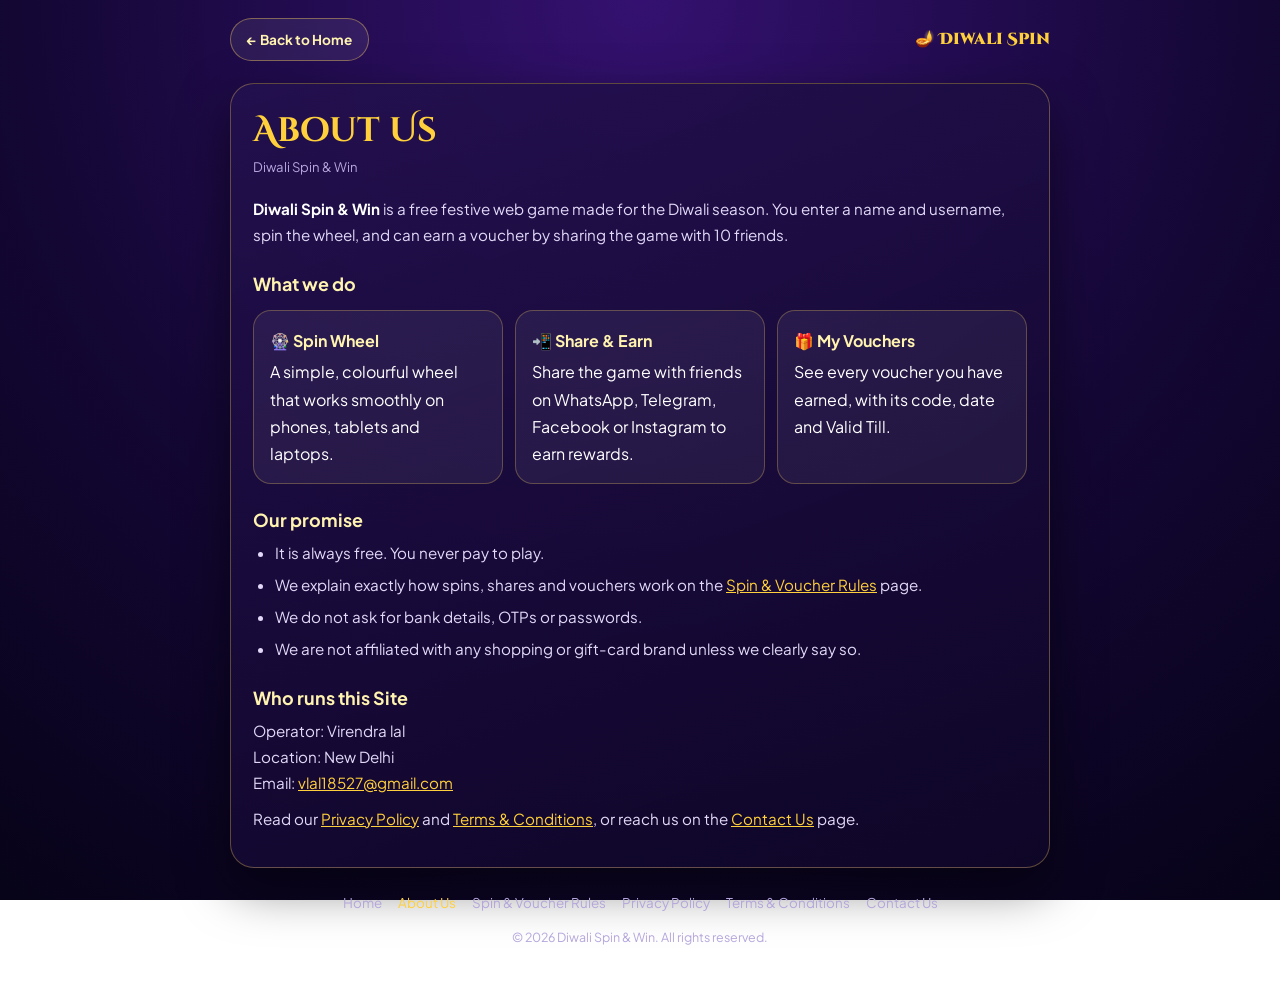
<file: about.html>
<!DOCTYPE html>
<html lang="en">
<head>
<!-- Google AdSense -->
<meta name="google-adsense-account" content="ca-pub-6976714493651957">
<script async src="https://pagead2.googlesyndication.com/pagead/js/adsbygoogle.js?client=ca-pub-6976714493651957" crossorigin="anonymous"></script>
<!-- /Google AdSense -->

<meta charset="UTF-8">
<meta name="viewport" content="width=device-width, initial-scale=1.0, viewport-fit=cover">
<meta name="theme-color" content="#140836">
<title>About Us | Diwali Spin &amp; Win</title>
<meta name="description" content="About Diwali Spin & Win, a festive spin wheel and referral reward game.">
<link href="https://fonts.googleapis.com/css2?family=Cinzel+Decorative:wght@700;900&family=Plus+Jakarta+Sans:wght@400;600;700;800&display=swap" rel="stylesheet">
<link rel="stylesheet" href="legal.css">
</head>
<body>
<div class="wrap">
  <div class="top"><a class="back" href="index.html">&larr; Back to Home</a><span class="logo">&#129684; Diwali Spin</span></div>
  <article>

<h1>About Us</h1>
<p class="upd">Diwali Spin &amp; Win</p>
<p><b data-site="name"></b> is a free festive web game made for the Diwali season. You enter a name and username, spin the wheel, and can earn a voucher by sharing the game with 10 friends.</p>

<h2>What we do</h2>
<div class="cards">
<div class="card"><b>🎡 Spin Wheel</b>A simple, colourful wheel that works smoothly on phones, tablets and laptops.</div>
<div class="card"><b>📲 Share &amp; Earn</b>Share the game with friends on WhatsApp, Telegram, Facebook or Instagram to earn rewards.</div>
<div class="card"><b>🎁 My Vouchers</b>See every voucher you have earned, with its code, date and Valid Till.</div>
</div>

<h2>Our promise</h2>
<ul>
<li>It is always free. You never pay to play.</li>
<li>We explain exactly how spins, shares and vouchers work on the <a href="how-it-works.html">Spin &amp; Voucher Rules</a> page.</li>
<li>We do not ask for bank details, OTPs or passwords.</li>
<li>We are not affiliated with any shopping or gift-card brand unless we clearly say so.</li>
</ul>

<h2>Who runs this Site</h2>
<p>Operator: <span data-site="owner"></span><br>Location: <span data-site="address"></span><br>Email: <span data-site="email"></span></p>

<p>Read our <a href="privacy-policy.html">Privacy Policy</a> and <a href="terms.html">Terms &amp; Conditions</a>, or reach us on the <a href="contact.html">Contact Us</a> page.</p>

  </article>
  <nav class="foot" aria-label="Site pages"><a href="index.html">Home</a><a href="about.html" aria-current="page">About Us</a><a href="how-it-works.html">Spin & Voucher Rules</a><a href="privacy-policy.html">Privacy Policy</a><a href="terms.html">Terms & Conditions</a><a href="contact.html">Contact Us</a></nav>
  <p class="copy">&copy; 2026 <span data-site="name"></span>. All rights reserved.</p>
</div>
<script src="site.js"></script>
</body>
</html>
</file>
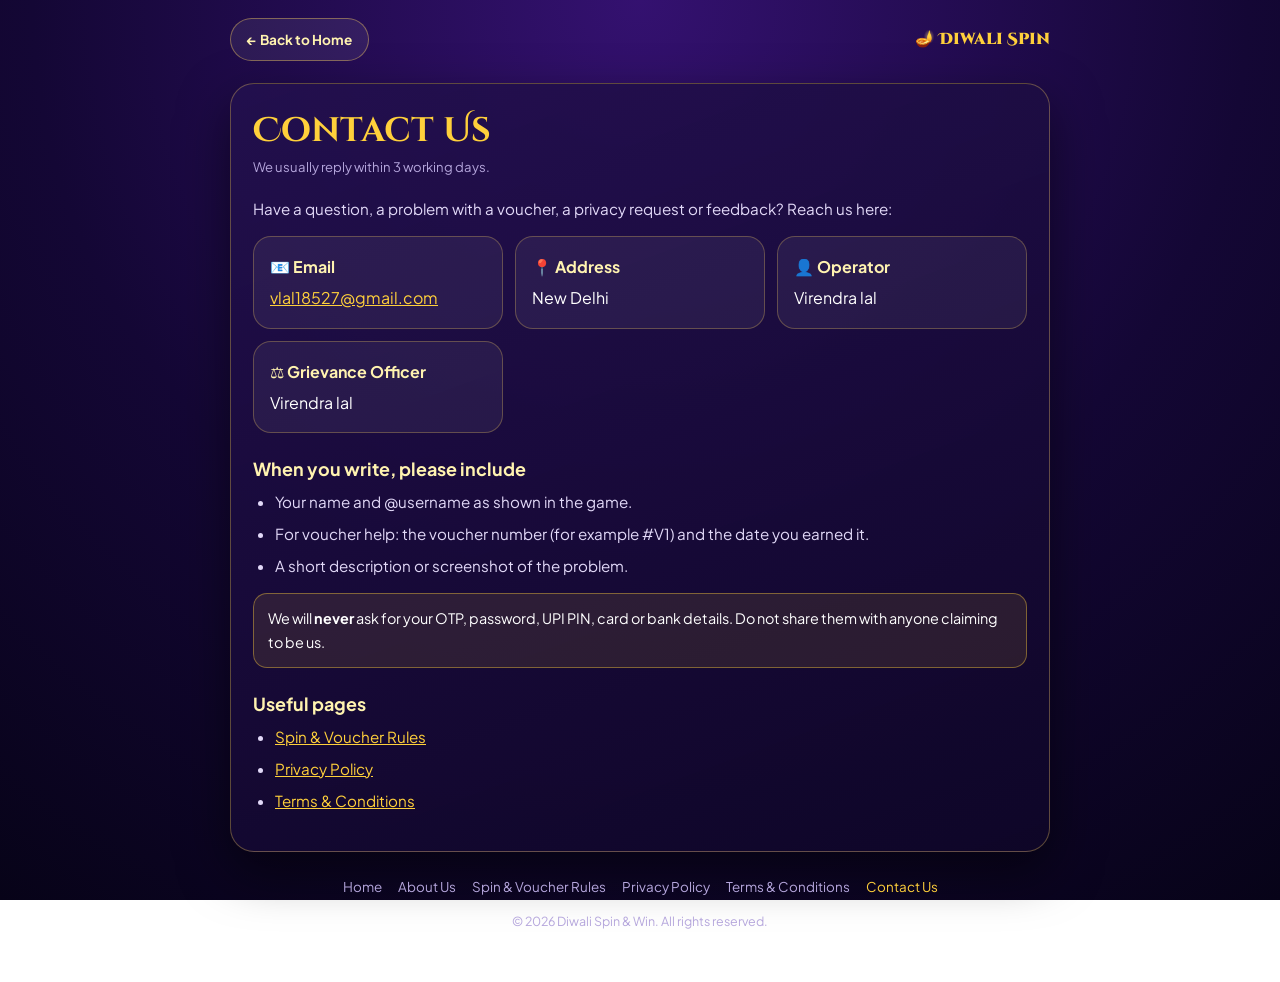
<file: contact.html>
<!DOCTYPE html>
<html lang="en">
<head>
<!-- Google AdSense -->
<meta name="google-adsense-account" content="ca-pub-6976714493651957">
<script async src="https://pagead2.googlesyndication.com/pagead/js/adsbygoogle.js?client=ca-pub-6976714493651957" crossorigin="anonymous"></script>
<!-- /Google AdSense -->

<meta charset="UTF-8">
<meta name="viewport" content="width=device-width, initial-scale=1.0, viewport-fit=cover">
<meta name="theme-color" content="#140836">
<title>Contact Us | Diwali Spin &amp; Win</title>
<meta name="description" content="Contact Diwali Spin & Win for support, voucher questions, privacy requests or feedback.">
<link href="https://fonts.googleapis.com/css2?family=Cinzel+Decorative:wght@700;900&family=Plus+Jakarta+Sans:wght@400;600;700;800&display=swap" rel="stylesheet">
<link rel="stylesheet" href="legal.css">
</head>
<body>
<div class="wrap">
  <div class="top"><a class="back" href="index.html">&larr; Back to Home</a><span class="logo">&#129684; Diwali Spin</span></div>
  <article>

<h1>Contact Us</h1>
<p class="upd">We usually reply within 3 working days.</p>
<p>Have a question, a problem with a voucher, a privacy request or feedback? Reach us here:</p>
<div class="cards">
<div class="card"><b>📧 Email</b><span data-site="email"></span></div>
<div class="card"><b>📍 Address</b><span data-site="address"></span></div>
<div class="card"><b>👤 Operator</b><span data-site="owner"></span></div>
<div class="card"><b>⚖️ Grievance Officer</b><span data-site="grievance"></span></div>
</div>

<h2>When you write, please include</h2>
<ul>
<li>Your name and @username as shown in the game.</li>
<li>For voucher help: the voucher number (for example #V1) and the date you earned it.</li>
<li>A short description or screenshot of the problem.</li>
</ul>
<div class="note">We will <b>never</b> ask for your OTP, password, UPI PIN, card or bank details. Do not share them with anyone claiming to be us.</div>

<h2>Useful pages</h2>
<ul>
<li><a href="how-it-works.html">Spin &amp; Voucher Rules</a></li>
<li><a href="privacy-policy.html">Privacy Policy</a></li>
<li><a href="terms.html">Terms &amp; Conditions</a></li>
</ul>

  </article>
  <nav class="foot" aria-label="Site pages"><a href="index.html">Home</a><a href="about.html">About Us</a><a href="how-it-works.html">Spin & Voucher Rules</a><a href="privacy-policy.html">Privacy Policy</a><a href="terms.html">Terms & Conditions</a><a href="contact.html" aria-current="page">Contact Us</a></nav>
  <p class="copy">&copy; 2026 <span data-site="name"></span>. All rights reserved.</p>
</div>
<script src="site.js"></script>
</body>
</html>
</file>
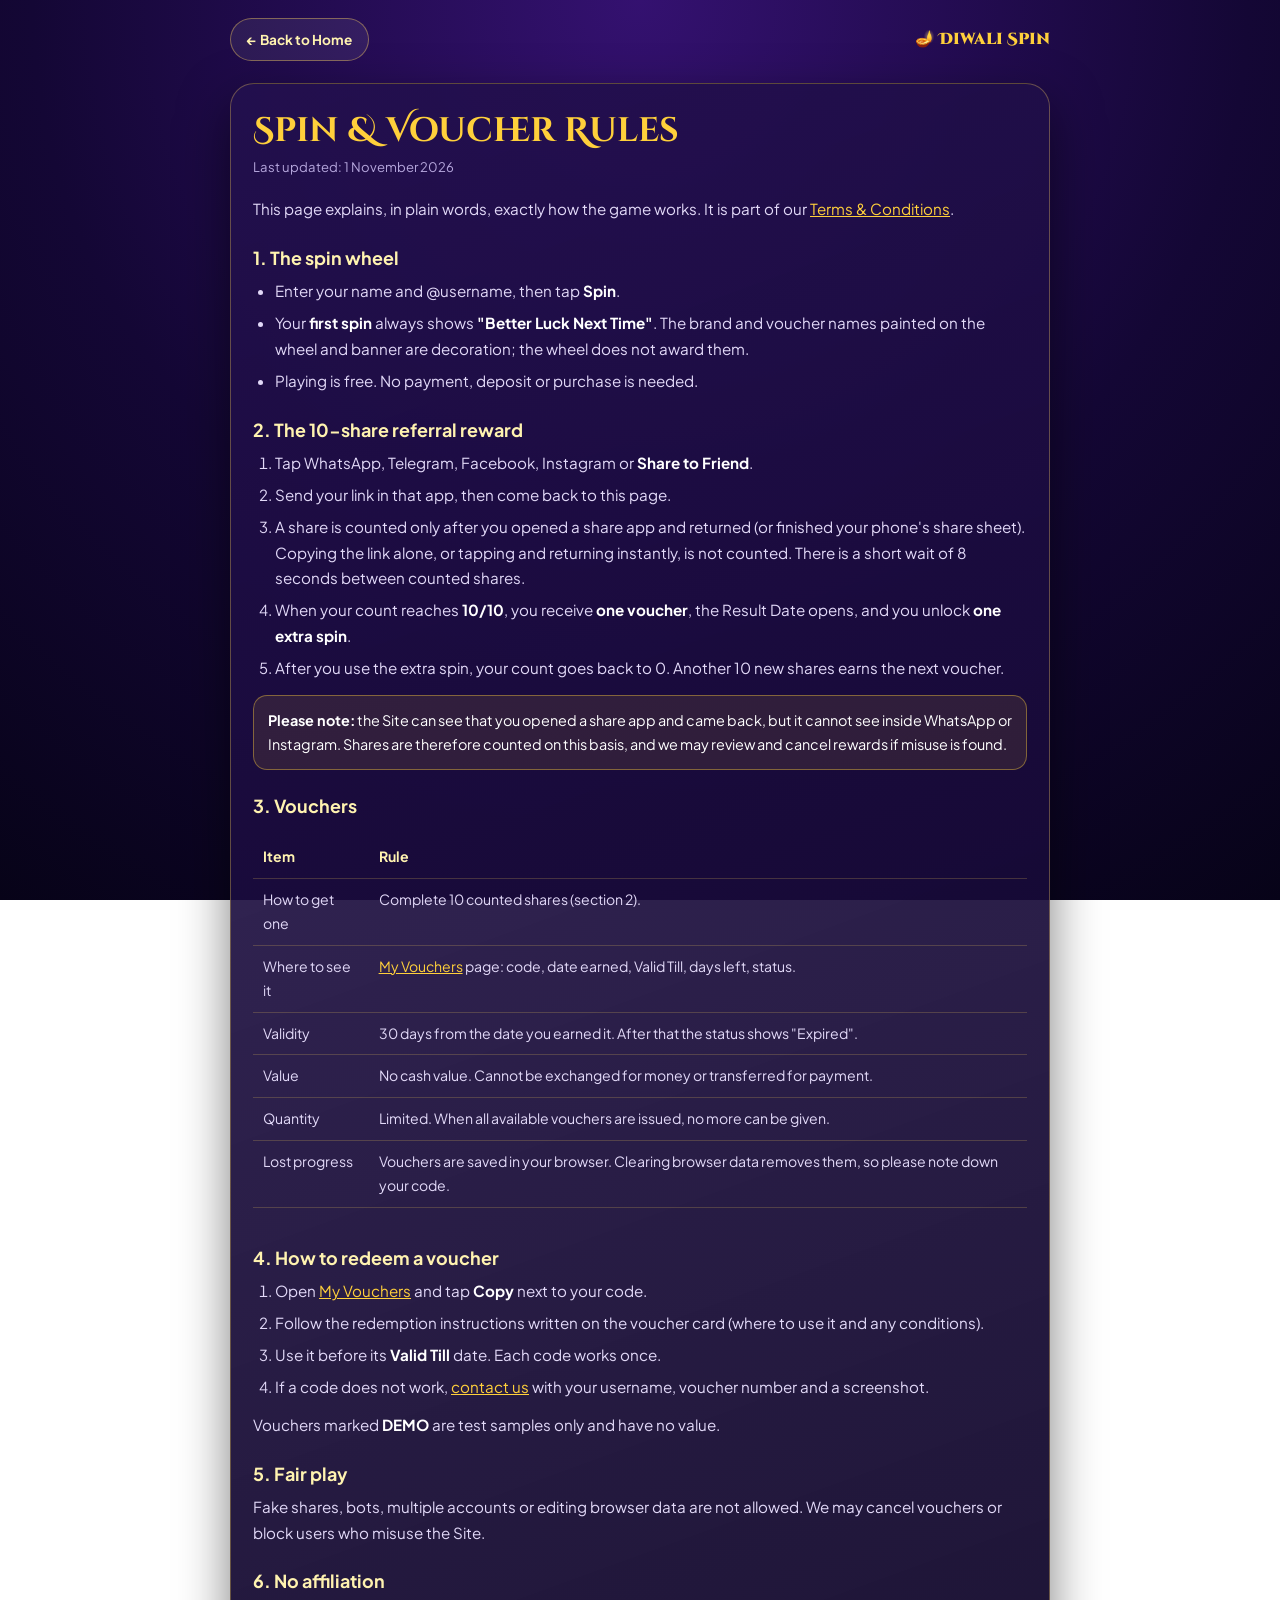
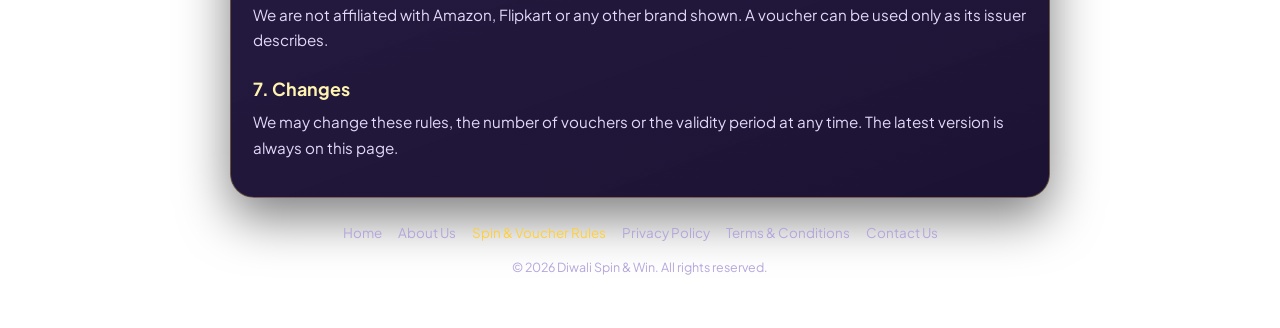
<file: how-it-works.html>
<!DOCTYPE html>
<html lang="en">
<head>
<!-- Google AdSense -->
<meta name="google-adsense-account" content="ca-pub-6976714493651957">
<script async src="https://pagead2.googlesyndication.com/pagead/js/adsbygoogle.js?client=ca-pub-6976714493651957" crossorigin="anonymous"></script>
<!-- /Google AdSense -->

<meta charset="UTF-8">
<meta name="viewport" content="width=device-width, initial-scale=1.0, viewport-fit=cover">
<meta name="theme-color" content="#140836">
<title>Spin & Voucher Rules | Diwali Spin &amp; Win</title>
<meta name="description" content="How the spin, 10-share referral reward and voucher redemption work on Diwali Spin & Win.">
<link href="https://fonts.googleapis.com/css2?family=Cinzel+Decorative:wght@700;900&family=Plus+Jakarta+Sans:wght@400;600;700;800&display=swap" rel="stylesheet">
<link rel="stylesheet" href="legal.css">
</head>
<body>
<div class="wrap">
  <div class="top"><a class="back" href="index.html">&larr; Back to Home</a><span class="logo">&#129684; Diwali Spin</span></div>
  <article>

<h1>Spin &amp; Voucher Rules</h1>
<p class="upd">Last updated: <span data-site="updated"></span></p>
<p>This page explains, in plain words, exactly how the game works. It is part of our <a href="terms.html">Terms &amp; Conditions</a>.</p>

<h2>1. The spin wheel</h2>
<ul>
<li>Enter your name and @username, then tap <b>Spin</b>.</li>
<li>Your <b>first spin</b> always shows <b>"Better Luck Next Time"</b>. The brand and voucher names painted on the wheel and banner are decoration; the wheel does not award them.</li>
<li>Playing is free. No payment, deposit or purchase is needed.</li>
</ul>

<h2>2. The 10-share referral reward</h2>
<ol>
<li>Tap WhatsApp, Telegram, Facebook, Instagram or <b>Share to Friend</b>.</li>
<li>Send your link in that app, then come back to this page.</li>
<li>A share is counted only after you opened a share app and returned (or finished your phone's share sheet). Copying the link alone, or tapping and returning instantly, is not counted. There is a short wait of 8 seconds between counted shares.</li>
<li>When your count reaches <b>10/10</b>, you receive <b>one voucher</b>, the Result Date opens, and you unlock <b>one extra spin</b>.</li>
<li>After you use the extra spin, your count goes back to 0. Another 10 new shares earns the next voucher.</li>
</ol>
<div class="note"><b>Please note:</b> the Site can see that you opened a share app and came back, but it cannot see inside WhatsApp or Instagram. Shares are therefore counted on this basis, and we may review and cancel rewards if misuse is found.</div>

<h2>3. Vouchers</h2>
<div class="tablewrap"><table>
<tr><th>Item</th><th>Rule</th></tr>
<tr><td>How to get one</td><td>Complete 10 counted shares (section 2).</td></tr>
<tr><td>Where to see it</td><td><a href="rewards.html">My Vouchers</a> page: code, date earned, Valid Till, days left, status.</td></tr>
<tr><td>Validity</td><td>30 days from the date you earned it. After that the status shows "Expired".</td></tr>
<tr><td>Value</td><td>No cash value. Cannot be exchanged for money or transferred for payment.</td></tr>
<tr><td>Quantity</td><td>Limited. When all available vouchers are issued, no more can be given.</td></tr>
<tr><td>Lost progress</td><td>Vouchers are saved in your browser. Clearing browser data removes them, so please note down your code.</td></tr>
</table></div>

<h2>4. How to redeem a voucher</h2>
<ol>
<li>Open <a href="rewards.html">My Vouchers</a> and tap <b>Copy</b> next to your code.</li>
<li>Follow the redemption instructions written on the voucher card (where to use it and any conditions).</li>
<li>Use it before its <b>Valid Till</b> date. Each code works once.</li>
<li>If a code does not work, <a href="contact.html">contact us</a> with your username, voucher number and a screenshot.</li>
</ol>
<p>Vouchers marked <b>DEMO</b> are test samples only and have no value.</p>

<h2>5. Fair play</h2>
<p>Fake shares, bots, multiple accounts or editing browser data are not allowed. We may cancel vouchers or block users who misuse the Site.</p>

<h2>6. No affiliation</h2>
<p>We are not affiliated with Amazon, Flipkart or any other brand shown. A voucher can be used only as its issuer describes.</p>

<h2>7. Changes</h2>
<p>We may change these rules, the number of vouchers or the validity period at any time. The latest version is always on this page.</p>

  </article>
  <nav class="foot" aria-label="Site pages"><a href="index.html">Home</a><a href="about.html">About Us</a><a href="how-it-works.html" aria-current="page">Spin & Voucher Rules</a><a href="privacy-policy.html">Privacy Policy</a><a href="terms.html">Terms & Conditions</a><a href="contact.html">Contact Us</a></nav>
  <p class="copy">&copy; 2026 <span data-site="name"></span>. All rights reserved.</p>
</div>
<script src="site.js"></script>
</body>
</html>
</file>
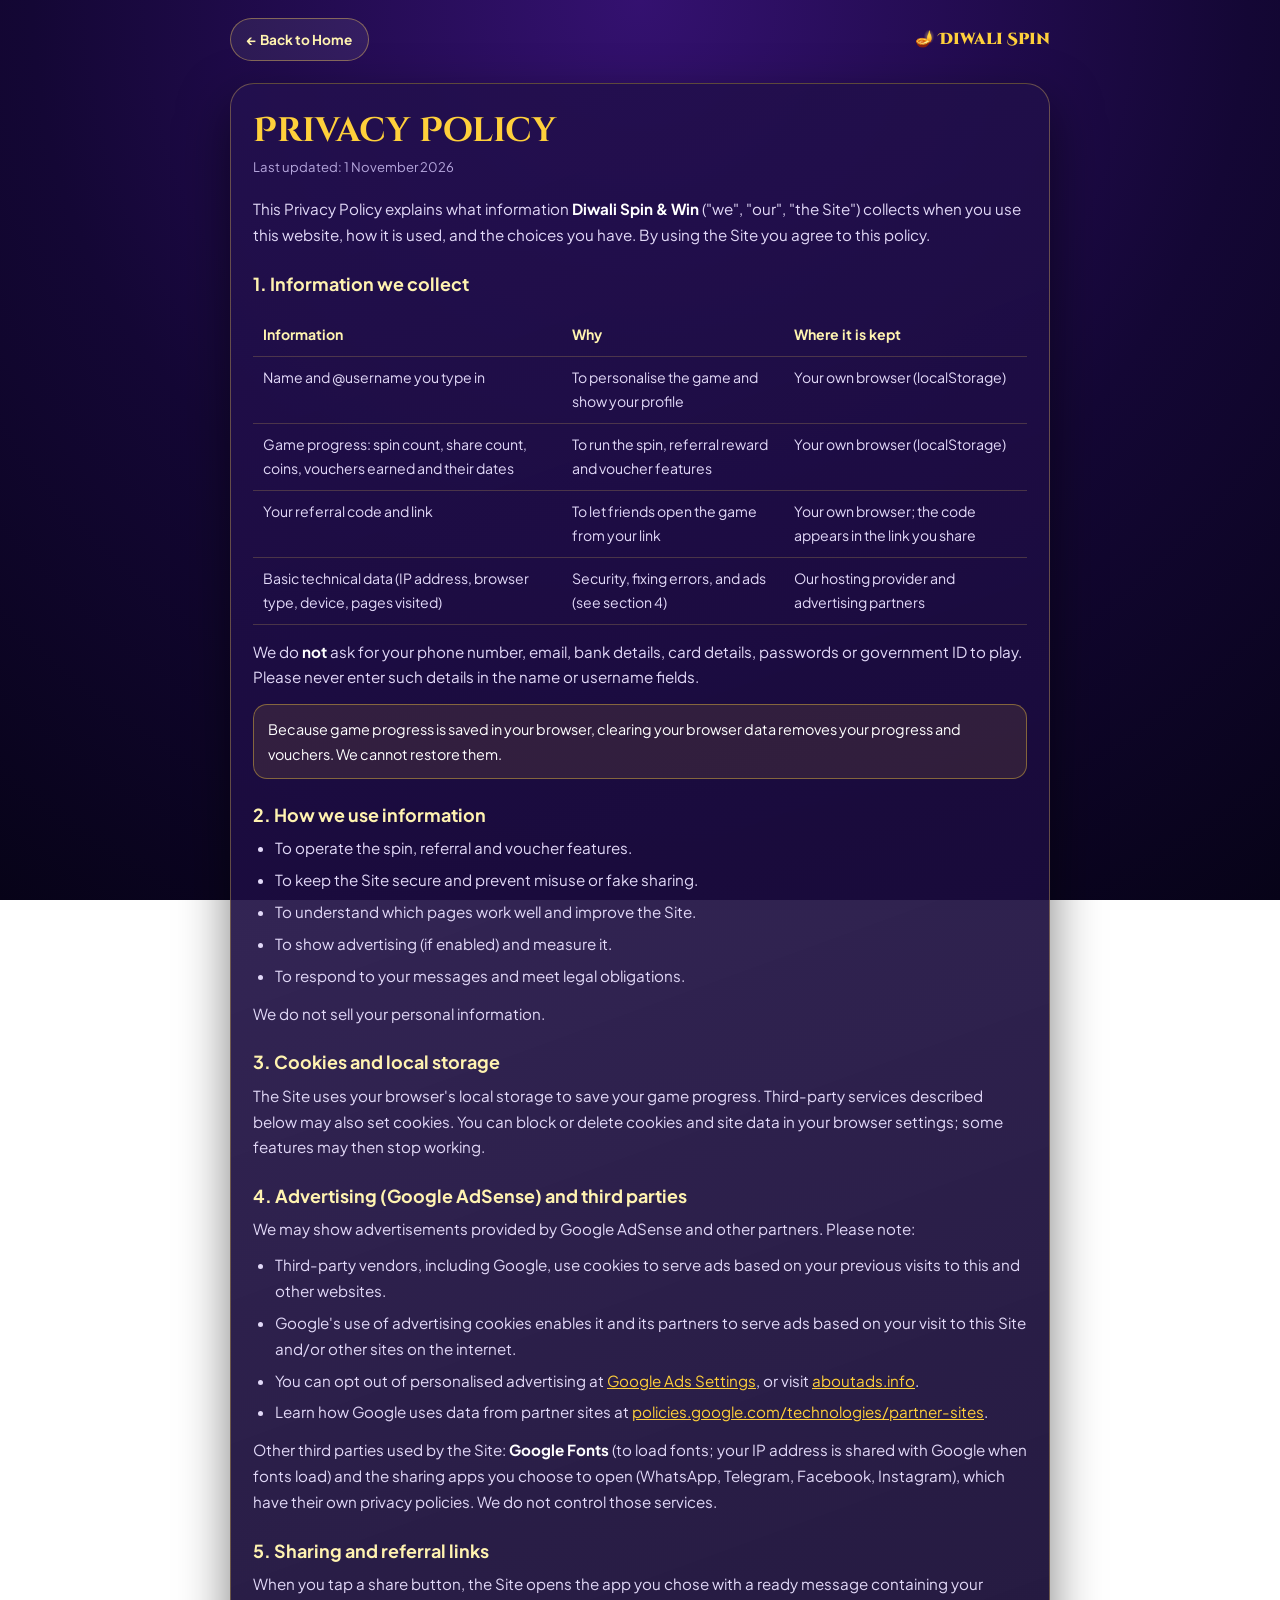
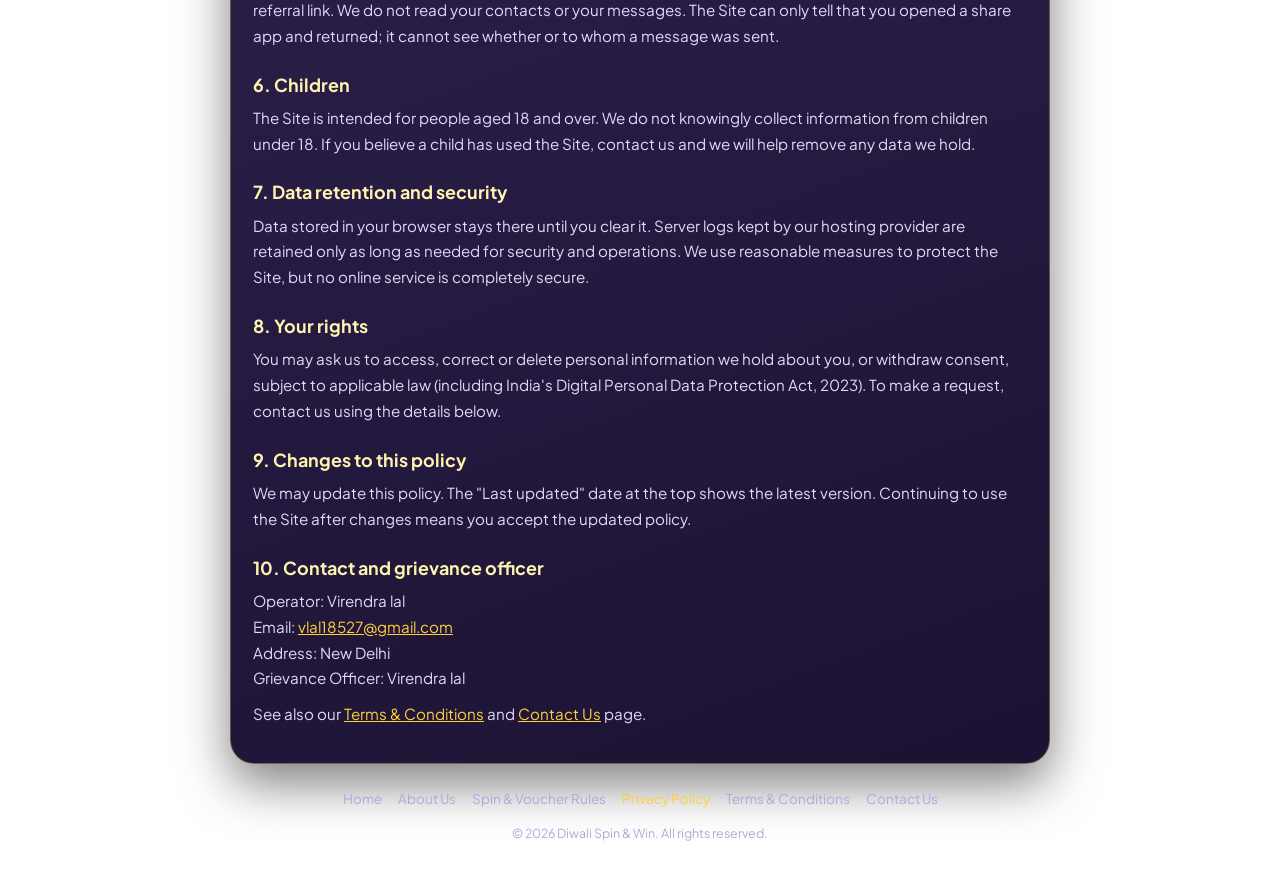
<file: privacy-policy.html>
<!DOCTYPE html>
<html lang="en">
<head>
<!-- Google AdSense -->
<meta name="google-adsense-account" content="ca-pub-6976714493651957">
<script async src="https://pagead2.googlesyndication.com/pagead/js/adsbygoogle.js?client=ca-pub-6976714493651957" crossorigin="anonymous"></script>
<!-- /Google AdSense -->

<meta charset="UTF-8">
<meta name="viewport" content="width=device-width, initial-scale=1.0, viewport-fit=cover">
<meta name="theme-color" content="#140836">
<title>Privacy Policy | Diwali Spin &amp; Win</title>
<meta name="description" content="How Diwali Spin & Win collects, uses and protects your information.">
<link href="https://fonts.googleapis.com/css2?family=Cinzel+Decorative:wght@700;900&family=Plus+Jakarta+Sans:wght@400;600;700;800&display=swap" rel="stylesheet">
<link rel="stylesheet" href="legal.css">
</head>
<body>
<div class="wrap">
  <div class="top"><a class="back" href="index.html">&larr; Back to Home</a><span class="logo">&#129684; Diwali Spin</span></div>
  <article>

<h1>Privacy Policy</h1>
<p class="upd">Last updated: <span data-site="updated"></span></p>
<p>This Privacy Policy explains what information <b data-site="name"></b> ("we", "our", "the Site") collects when you use this website, how it is used, and the choices you have. By using the Site you agree to this policy.</p>

<h2>1. Information we collect</h2>
<div class="tablewrap"><table>
<tr><th>Information</th><th>Why</th><th>Where it is kept</th></tr>
<tr><td>Name and @username you type in</td><td>To personalise the game and show your profile</td><td>Your own browser (localStorage)</td></tr>
<tr><td>Game progress: spin count, share count, coins, vouchers earned and their dates</td><td>To run the spin, referral reward and voucher features</td><td>Your own browser (localStorage)</td></tr>
<tr><td>Your referral code and link</td><td>To let friends open the game from your link</td><td>Your own browser; the code appears in the link you share</td></tr>
<tr><td>Basic technical data (IP address, browser type, device, pages visited)</td><td>Security, fixing errors, and ads (see section 4)</td><td>Our hosting provider and advertising partners</td></tr>
</table></div>
<p>We do <b>not</b> ask for your phone number, email, bank details, card details, passwords or government ID to play. Please never enter such details in the name or username fields.</p>
<div class="note">Because game progress is saved in your browser, clearing your browser data removes your progress and vouchers. We cannot restore them.</div>

<h2>2. How we use information</h2>
<ul>
<li>To operate the spin, referral and voucher features.</li>
<li>To keep the Site secure and prevent misuse or fake sharing.</li>
<li>To understand which pages work well and improve the Site.</li>
<li>To show advertising (if enabled) and measure it.</li>
<li>To respond to your messages and meet legal obligations.</li>
</ul>
<p>We do not sell your personal information.</p>

<h2>3. Cookies and local storage</h2>
<p>The Site uses your browser's local storage to save your game progress. Third-party services described below may also set cookies. You can block or delete cookies and site data in your browser settings; some features may then stop working.</p>

<h2>4. Advertising (Google AdSense) and third parties</h2>
<p>We may show advertisements provided by Google AdSense and other partners. Please note:</p>
<ul>
<li>Third-party vendors, including Google, use cookies to serve ads based on your previous visits to this and other websites.</li>
<li>Google's use of advertising cookies enables it and its partners to serve ads based on your visit to this Site and/or other sites on the internet.</li>
<li>You can opt out of personalised advertising at <a href="https://adssettings.google.com" target="_blank" rel="noopener">Google Ads Settings</a>, or visit <a href="https://www.aboutads.info" target="_blank" rel="noopener">aboutads.info</a>.</li>
<li>Learn how Google uses data from partner sites at <a href="https://policies.google.com/technologies/partner-sites" target="_blank" rel="noopener">policies.google.com/technologies/partner-sites</a>.</li>
</ul>
<p>Other third parties used by the Site: <b>Google Fonts</b> (to load fonts; your IP address is shared with Google when fonts load) and the sharing apps you choose to open (WhatsApp, Telegram, Facebook, Instagram), which have their own privacy policies. We do not control those services.</p>

<h2>5. Sharing and referral links</h2>
<p>When you tap a share button, the Site opens the app you chose with a ready message containing your referral link. We do not read your contacts or your messages. The Site can only tell that you opened a share app and returned; it cannot see whether or to whom a message was sent.</p>

<h2>6. Children</h2>
<p>The Site is intended for people aged 18 and over. We do not knowingly collect information from children under 18. If you believe a child has used the Site, contact us and we will help remove any data we hold.</p>

<h2>7. Data retention and security</h2>
<p>Data stored in your browser stays there until you clear it. Server logs kept by our hosting provider are retained only as long as needed for security and operations. We use reasonable measures to protect the Site, but no online service is completely secure.</p>

<h2>8. Your rights</h2>
<p>You may ask us to access, correct or delete personal information we hold about you, or withdraw consent, subject to applicable law (including India's Digital Personal Data Protection Act, 2023). To make a request, contact us using the details below.</p>

<h2>9. Changes to this policy</h2>
<p>We may update this policy. The "Last updated" date at the top shows the latest version. Continuing to use the Site after changes means you accept the updated policy.</p>

<h2>10. Contact and grievance officer</h2>
<p>Operator: <span data-site="owner"></span><br>Email: <span data-site="email"></span><br>Address: <span data-site="address"></span><br>Grievance Officer: <span data-site="grievance"></span></p>
<p>See also our <a href="terms.html">Terms &amp; Conditions</a> and <a href="contact.html">Contact Us</a> page.</p>

  </article>
  <nav class="foot" aria-label="Site pages"><a href="index.html">Home</a><a href="about.html">About Us</a><a href="how-it-works.html">Spin & Voucher Rules</a><a href="privacy-policy.html" aria-current="page">Privacy Policy</a><a href="terms.html">Terms & Conditions</a><a href="contact.html">Contact Us</a></nav>
  <p class="copy">&copy; 2026 <span data-site="name"></span>. All rights reserved.</p>
</div>
<script src="site.js"></script>
</body>
</html>
</file>
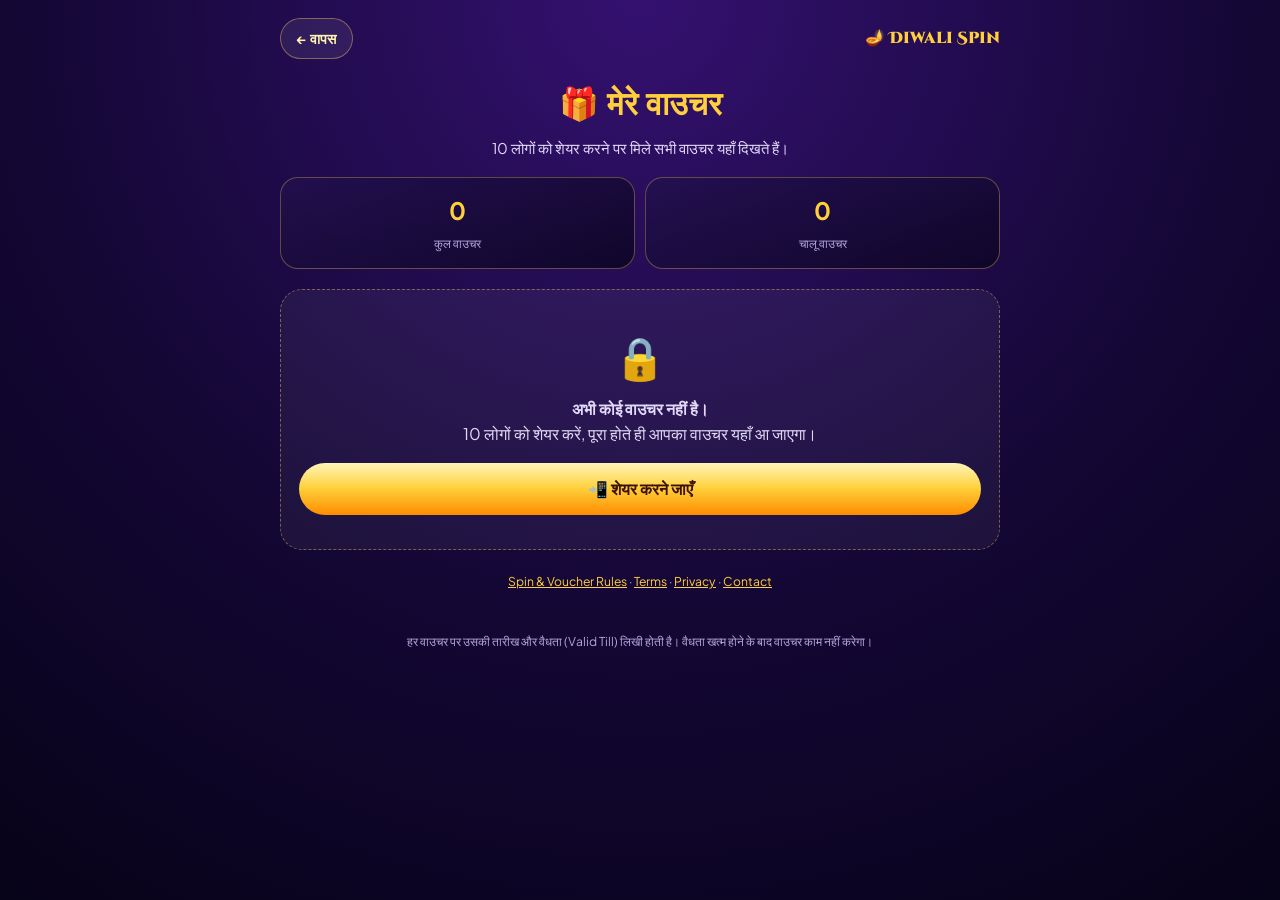
<file: rewards.html>
<!DOCTYPE html>
<html lang="hi">
<head>
<!-- Google AdSense -->
<meta name="google-adsense-account" content="ca-pub-6976714493651957">
<script async src="https://pagead2.googlesyndication.com/pagead/js/adsbygoogle.js?client=ca-pub-6976714493651957" crossorigin="anonymous"></script>
<!-- /Google AdSense -->

<meta charset="UTF-8">
<meta name="viewport" content="width=device-width, initial-scale=1.0, viewport-fit=cover">
<meta name="theme-color" content="#140836">
<title>मेरे वाउचर – Diwali Spin</title>
<meta name="robots" content="noindex">
<link href="https://fonts.googleapis.com/css2?family=Cinzel+Decorative:wght@700;900&family=Plus+Jakarta+Sans:wght@400;600;700;800&display=swap" rel="stylesheet">
<style>
:root{--gold:#ffd03b;--gold-light:#fff3b0;--soft:#e2d9f8;--muted:#b5a6dc;--ok:#34d399;--bad:#fb7185}
*{box-sizing:border-box;margin:0;padding:0;-webkit-tap-highlight-color:transparent}
html{overflow-x:hidden}
body{font-family:'Plus Jakarta Sans',system-ui,sans-serif;color:#fff;min-height:100vh;line-height:1.55;overflow-x:hidden;
 background:radial-gradient(circle at 50% 0%,#341170 0%,#140735 55%,#070318 100%) fixed}
.wrap{width:min(720px,100% - 32px);margin:0 auto;padding:18px 0 48px}
.top{display:flex;align-items:center;justify-content:space-between;gap:10px;margin-bottom:22px}
.back{display:inline-flex;align-items:center;gap:6px;text-decoration:none;color:var(--gold-light);font-weight:700;font-size:.85rem;padding:9px 16px;border-radius:30px;border:1px solid rgba(255,215,90,.4);background:rgba(255,255,255,.07)}
.logo{font-family:'Cinzel Decorative',Georgia,serif;font-weight:900;color:var(--gold);font-size:1rem;white-space:nowrap}
h1{font-family:'Cinzel Decorative',Georgia,serif;color:var(--gold);font-size:clamp(1.4rem,5vw,2rem);text-align:center;margin-bottom:6px}
.sub{text-align:center;color:var(--soft);font-size:.92rem;margin-bottom:18px;text-wrap:balance}
.who{text-align:center;color:#38bdf8;font-weight:700;margin-bottom:18px;font-size:.9rem;overflow-wrap:anywhere}
.stats{display:grid;grid-template-columns:1fr 1fr;gap:10px;margin-bottom:20px}
.stat{padding:14px;border-radius:18px;text-align:center;background:linear-gradient(160deg,rgba(35,16,78,.85),rgba(15,6,40,.94));border:1px solid rgba(255,215,90,.32)}
.stat b{display:block;font-size:1.5rem;color:var(--gold)}
.stat span{font-size:.78rem;color:var(--muted)}
.card{position:relative;margin-bottom:14px;padding:18px;border-radius:22px;background:linear-gradient(160deg,rgba(35,16,78,.9),rgba(15,6,40,.95));border:1.5px solid rgba(255,215,90,.5);box-shadow:0 14px 36px rgba(0,0,0,.5)}
.card.expired{opacity:.6;border-color:rgba(251,113,133,.5)}
.demo{display:block;text-align:center;font-weight:800;font-size:.78rem;padding:6px 10px;margin-bottom:12px;border-radius:12px;background:rgba(251,113,133,.18);border:1px dashed var(--bad);color:#fecdd3}
.row{display:flex;justify-content:space-between;align-items:flex-start;gap:10px;flex-wrap:wrap}
.title{font-weight:800;font-size:1.05rem;color:var(--gold-light)}
.badge{font-size:.7rem;font-weight:800;padding:4px 10px;border-radius:20px;background:rgba(52,211,153,.2);color:#86efac;border:1px solid var(--ok);white-space:nowrap}
.expired .badge{background:rgba(251,113,133,.2);color:#fecdd3;border-color:var(--bad)}
.code{display:flex;gap:8px;margin:14px 0}
.code code{flex:1;min-width:0;padding:12px 14px;border-radius:14px;background:rgba(8,3,26,.75);border:1px dashed rgba(255,215,90,.55);color:var(--gold);font-weight:800;letter-spacing:.06em;font-size:.95rem;overflow-wrap:anywhere}
.copy{flex:0 0 auto;padding:0 16px;border-radius:14px;border:0;cursor:pointer;font-weight:800;font-family:inherit;color:#3d1000;background:linear-gradient(135deg,#ffe27a,#ff9500)}
.meta{display:grid;grid-template-columns:1fr 1fr;gap:8px}
.meta div{padding:10px 12px;border-radius:12px;background:rgba(255,255,255,.06);font-size:.8rem;color:var(--muted)}
.meta b{display:block;color:#fff;font-size:.88rem;margin-top:2px}
.note{margin-top:12px;font-size:.82rem;color:var(--soft)}
.empty{text-align:center;padding:34px 18px;border-radius:22px;border:1.5px dashed rgba(255,215,90,.4);background:rgba(255,255,255,.05)}
.empty .big{font-size:2.6rem}
.empty p{color:var(--soft);margin-top:8px;text-wrap:balance}
.cta{display:flex;justify-content:center;margin-top:16px;text-decoration:none;font-weight:900;color:#3d1000;padding:14px;border-radius:50px;background:linear-gradient(180deg,#fff5b8,#ffd03b 48%,#ff8c00)}
.rule{margin-top:22px;font-size:.76rem;color:var(--muted);text-align:center;text-wrap:balance}
.toast{position:fixed;left:50%;bottom:24px;transform:translateX(-50%) translateY(120px);padding:11px 20px;border-radius:40px;background:#1b0b45;border:1.5px solid var(--gold);font-weight:700;font-size:.85rem;transition:transform .3s;z-index:9;max-width:92vw;text-align:center}
.toast.show{transform:translateX(-50%) translateY(0)}
@media(max-width:420px){.meta{grid-template-columns:1fr}}
</style>
</head>
<body>
<div class="wrap">
  <div class="top">
    <a class="back" href="index.html#result">← वापस</a>
    <span class="logo">🪔 Diwali Spin</span>
  </div>

  <h1>🎁 मेरे वाउचर</h1>
  <p class="sub">10 लोगों को शेयर करने पर मिले सभी वाउचर यहाँ दिखते हैं।</p>
  <p class="who" id="who"></p>

  <div class="stats">
    <div class="stat"><b id="sTotal">0</b><span>कुल वाउचर</span></div>
    <div class="stat"><b id="sActive">0</b><span>चालू वाउचर</span></div>
  </div>

  <div id="list"></div>

  <p class="rule"><a href="how-it-works.html" style="color:var(--gold)">Spin &amp; Voucher Rules</a> · <a href="terms.html" style="color:var(--gold)">Terms</a> · <a href="privacy-policy.html" style="color:var(--gold)">Privacy</a> · <a href="contact.html" style="color:var(--gold)">Contact</a><br><br></p>
  <p class="rule">हर वाउचर पर उसकी तारीख और वैधता (Valid Till) लिखी होती है। वैधता खत्म होने के बाद वाउचर काम नहीं करेगा।</p>
</div>
<div class="toast" id="toast" role="status"></div>

<script>
const $ = id => document.getElementById(id);
const esc = v => String(v == null ? '' : v).replace(/[&<>"']/g, c => ({'&':'&amp;','<':'&lt;','>':'&gt;','"':'&quot;',"'":'&#39;'}[c]));
function load() {
  let u = null;
  try { u = JSON.parse(localStorage.getItem('user')); } catch (e) {}
  if (u && Array.isArray(u.vouchers)) return { n: u.name, u: u.username, v: u.vouchers };
  const m = location.hash.match(/[#&]d=([^&]+)/);       // fallback when opened from file://
  if (m) { try { return JSON.parse(decodeURIComponent(escape(atob(decodeURIComponent(m[1]))))); } catch (e) {} }
  return { n: u && u.name, u: u && u.username, v: [] };
}
const fmt = d => new Date(d).toLocaleDateString('en-IN', { day: '2-digit', month: 'short', year: 'numeric' });
function toast(t) { const el = $('toast'); el.textContent = t; el.classList.add('show'); setTimeout(() => el.classList.remove('show'), 2200); }
function copy(code) {
  const done = () => toast('📋 कोड कॉपी हो गया');
  if (navigator.clipboard && window.isSecureContext) navigator.clipboard.writeText(code).then(done, done);
  else { const t = document.createElement('textarea'); t.value = code; document.body.appendChild(t); t.select(); try { document.execCommand('copy'); } catch (e) {} t.remove(); done(); }
}
function render() {
  const d = load();
  $('who').textContent = d.n ? d.n + ' (' + (d.u || '') + ')' : '';
  const now = Date.now();
  const items = (d.v || []).slice().reverse();
  const active = items.filter(v => new Date(v.validTill).getTime() > now).length;
  $('sTotal').textContent = items.length; $('sActive').textContent = active;
  if (!items.length) {
    $('list').innerHTML = '<div class="empty"><div class="big">🔒</div><p><b>अभी कोई वाउचर नहीं है।</b><br>10 लोगों को शेयर करें, पूरा होते ही आपका वाउचर यहाँ आ जाएगा।</p><a class="cta" href="index.html#refer">📲 शेयर करने जाएँ</a></div>';
    return;
  }
  $('list').innerHTML = items.map((v, i) => {
    const left = Math.ceil((new Date(v.validTill).getTime() - now) / 86400000);
    const expired = left <= 0;
    return '<div class="card ' + (expired ? 'expired' : '') + '">' +
      (v.demo ? '<span class="demo">⚠️ DEMO – यह असली वाउचर नहीं है, सिर्फ़ टेस्ट के लिए</span>' : '') +
      '<div class="row"><div class="title">🎁 ' + esc(v.title) + (v.value && !v.demo ? ' • ' + esc(v.value) : '') + '</div><span class="badge">' + (expired ? 'समाप्त' : 'चालू') + '</span></div>' +
      '<div class="code"><code>' + esc(v.code) + '</code><button class="copy" data-i="' + i + '" type="button">कॉपी</button></div>' +
      '<div class="meta"><div>मिलने की तारीख<b>' + fmt(v.earnedAt) + '</b></div><div>वैध (Valid Till)<b>' + fmt(v.validTill) + '</b></div>' +
      '<div>बचे दिन<b>' + (expired ? '0 दिन' : left + ' दिन') + '</b></div><div>वाउचर नंबर<b>#' + esc(v.id) + '</b></div></div>' +
      (v.note ? '<p class="note">' + esc(v.note) + '</p>' : '') + '</div>';
  }).join('');
  document.querySelectorAll('.copy').forEach(b => b.onclick = () => copy(items[+b.dataset.i].code));
}
render();
</script>
</body>
</html>
</file>
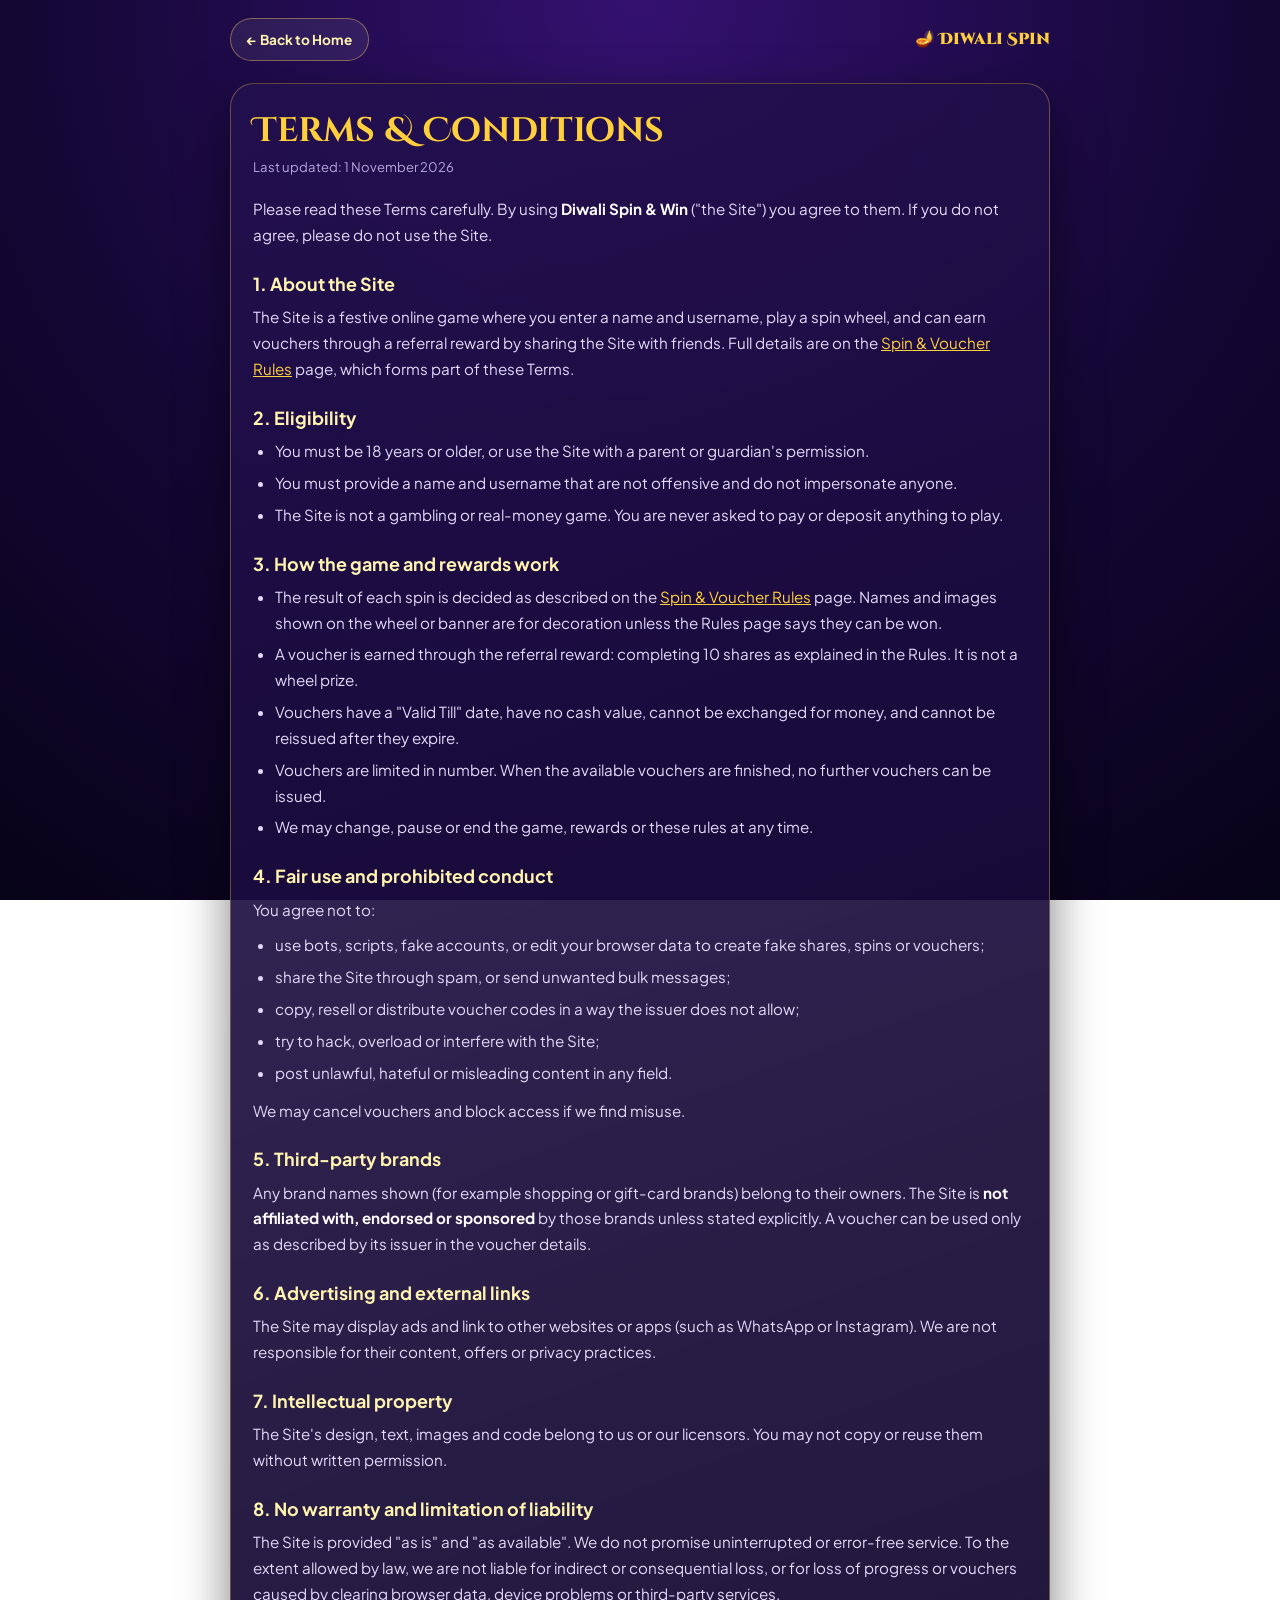
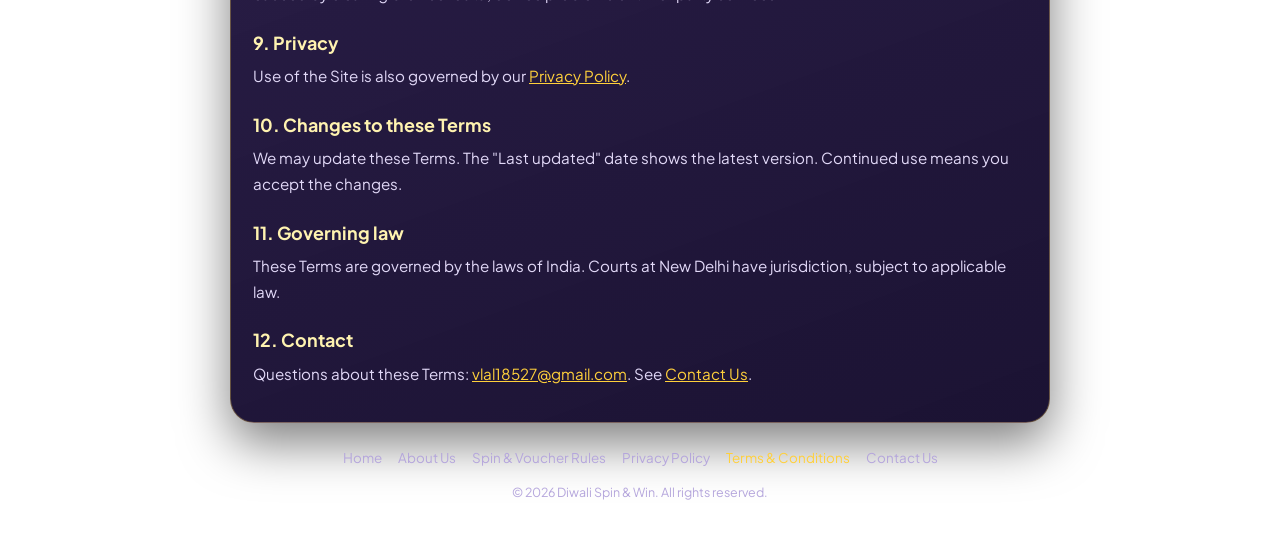
<file: terms.html>
<!DOCTYPE html>
<html lang="en">
<head>
<!-- Google AdSense -->
<meta name="google-adsense-account" content="ca-pub-6976714493651957">
<script async src="https://pagead2.googlesyndication.com/pagead/js/adsbygoogle.js?client=ca-pub-6976714493651957" crossorigin="anonymous"></script>
<!-- /Google AdSense -->

<meta charset="UTF-8">
<meta name="viewport" content="width=device-width, initial-scale=1.0, viewport-fit=cover">
<meta name="theme-color" content="#140836">
<title>Terms & Conditions | Diwali Spin &amp; Win</title>
<meta name="description" content="Terms and Conditions for using Diwali Spin & Win.">
<link href="https://fonts.googleapis.com/css2?family=Cinzel+Decorative:wght@700;900&family=Plus+Jakarta+Sans:wght@400;600;700;800&display=swap" rel="stylesheet">
<link rel="stylesheet" href="legal.css">
</head>
<body>
<div class="wrap">
  <div class="top"><a class="back" href="index.html">&larr; Back to Home</a><span class="logo">&#129684; Diwali Spin</span></div>
  <article>

<h1>Terms &amp; Conditions</h1>
<p class="upd">Last updated: <span data-site="updated"></span></p>
<p>Please read these Terms carefully. By using <b data-site="name"></b> ("the Site") you agree to them. If you do not agree, please do not use the Site.</p>

<h2>1. About the Site</h2>
<p>The Site is a festive online game where you enter a name and username, play a spin wheel, and can earn vouchers through a referral reward by sharing the Site with friends. Full details are on the <a href="how-it-works.html">Spin &amp; Voucher Rules</a> page, which forms part of these Terms.</p>

<h2>2. Eligibility</h2>
<ul>
<li>You must be 18 years or older, or use the Site with a parent or guardian's permission.</li>
<li>You must provide a name and username that are not offensive and do not impersonate anyone.</li>
<li>The Site is not a gambling or real-money game. You are never asked to pay or deposit anything to play.</li>
</ul>

<h2>3. How the game and rewards work</h2>
<ul>
<li>The result of each spin is decided as described on the <a href="how-it-works.html">Spin &amp; Voucher Rules</a> page. Names and images shown on the wheel or banner are for decoration unless the Rules page says they can be won.</li>
<li>A voucher is earned through the referral reward: completing 10 shares as explained in the Rules. It is not a wheel prize.</li>
<li>Vouchers have a "Valid Till" date, have no cash value, cannot be exchanged for money, and cannot be reissued after they expire.</li>
<li>Vouchers are limited in number. When the available vouchers are finished, no further vouchers can be issued.</li>
<li>We may change, pause or end the game, rewards or these rules at any time.</li>
</ul>

<h2>4. Fair use and prohibited conduct</h2>
<p>You agree not to:</p>
<ul>
<li>use bots, scripts, fake accounts, or edit your browser data to create fake shares, spins or vouchers;</li>
<li>share the Site through spam, or send unwanted bulk messages;</li>
<li>copy, resell or distribute voucher codes in a way the issuer does not allow;</li>
<li>try to hack, overload or interfere with the Site;</li>
<li>post unlawful, hateful or misleading content in any field.</li>
</ul>
<p>We may cancel vouchers and block access if we find misuse.</p>

<h2>5. Third-party brands</h2>
<p>Any brand names shown (for example shopping or gift-card brands) belong to their owners. The Site is <b>not affiliated with, endorsed or sponsored</b> by those brands unless stated explicitly. A voucher can be used only as described by its issuer in the voucher details.</p>

<h2>6. Advertising and external links</h2>
<p>The Site may display ads and link to other websites or apps (such as WhatsApp or Instagram). We are not responsible for their content, offers or privacy practices.</p>

<h2>7. Intellectual property</h2>
<p>The Site's design, text, images and code belong to us or our licensors. You may not copy or reuse them without written permission.</p>

<h2>8. No warranty and limitation of liability</h2>
<p>The Site is provided "as is" and "as available". We do not promise uninterrupted or error-free service. To the extent allowed by law, we are not liable for indirect or consequential loss, or for loss of progress or vouchers caused by clearing browser data, device problems or third-party services.</p>

<h2>9. Privacy</h2>
<p>Use of the Site is also governed by our <a href="privacy-policy.html">Privacy Policy</a>.</p>

<h2>10. Changes to these Terms</h2>
<p>We may update these Terms. The "Last updated" date shows the latest version. Continued use means you accept the changes.</p>

<h2>11. Governing law</h2>
<p>These Terms are governed by the laws of India. Courts at <span data-site="jurisdiction"></span> have jurisdiction, subject to applicable law.</p>

<h2>12. Contact</h2>
<p>Questions about these Terms: <span data-site="email"></span>. See <a href="contact.html">Contact Us</a>.</p>

  </article>
  <nav class="foot" aria-label="Site pages"><a href="index.html">Home</a><a href="about.html">About Us</a><a href="how-it-works.html">Spin & Voucher Rules</a><a href="privacy-policy.html">Privacy Policy</a><a href="terms.html" aria-current="page">Terms & Conditions</a><a href="contact.html">Contact Us</a></nav>
  <p class="copy">&copy; 2026 <span data-site="name"></span>. All rights reserved.</p>
</div>
<script src="site.js"></script>
</body>
</html>
</file>
<file: legal.css>
:root{--gold:#ffd03b;--gold-light:#fff3b0;--soft:#e2d9f8;--muted:#b5a6dc}
*{box-sizing:border-box;margin:0;padding:0;-webkit-tap-highlight-color:transparent}
html{overflow-x:hidden;scroll-behavior:smooth}
body{font-family:'Plus Jakarta Sans',system-ui,-apple-system,'Segoe UI',Roboto,sans-serif;color:#fff;min-height:100vh;line-height:1.7;overflow-x:hidden;
 background:radial-gradient(circle at 50% 0%,#341170 0%,#140735 55%,#070318 100%) fixed}
.wrap{width:min(820px,100% - 32px);margin:0 auto;padding:18px 0 40px}
.top{display:flex;align-items:center;justify-content:space-between;gap:10px;margin-bottom:22px;flex-wrap:wrap}
.back{display:inline-flex;text-decoration:none;color:var(--gold-light);font-weight:700;font-size:.85rem;padding:9px 16px;border-radius:30px;border:1px solid rgba(255,215,90,.4);background:rgba(255,255,255,.07)}
.logo{font-family:'Cinzel Decorative',Georgia,serif;font-weight:900;color:var(--gold);white-space:nowrap}
article{padding:26px 22px;border-radius:24px;background:linear-gradient(160deg,rgba(35,16,78,.88),rgba(15,6,40,.95));border:1px solid rgba(255,215,90,.32);box-shadow:0 20px 50px rgba(0,0,0,.5)}
h1{font-family:'Cinzel Decorative',Georgia,serif;color:var(--gold);font-size:clamp(1.5rem,5vw,2.1rem);line-height:1.25;margin-bottom:4px}
.upd{color:var(--muted);font-size:.82rem;margin-bottom:18px}
h2{color:var(--gold-light);font-size:1.12rem;margin:24px 0 8px;line-height:1.35}
p,li{color:var(--soft);font-size:.95rem;overflow-wrap:break-word}
p{margin-bottom:10px}
ul,ol{margin:6px 0 12px 22px}
li{margin-bottom:6px}
a{color:var(--gold)}
b,strong{color:#fff}
.note{margin:14px 0;padding:12px 14px;border-radius:14px;background:rgba(255,208,59,.1);border:1px solid rgba(255,208,59,.4);font-size:.9rem}
.ph{display:inline-block;padding:1px 8px;border-radius:8px;background:rgba(251,113,133,.2);border:1px dashed #fb7185;color:#fecdd3;font-weight:700;font-size:.82rem}
table{width:100%;border-collapse:collapse;margin:10px 0 14px;font-size:.88rem}
th,td{text-align:left;padding:9px 10px;border-bottom:1px solid rgba(255,215,90,.2);color:var(--soft);vertical-align:top}
th{color:var(--gold-light)}
.tablewrap{overflow-x:auto}
.cards{display:grid;grid-template-columns:repeat(auto-fit,minmax(220px,1fr));gap:12px;margin:14px 0}
.card{padding:16px;border-radius:18px;background:rgba(255,255,255,.06);border:1px solid rgba(255,215,90,.28)}
.card b{display:block;color:var(--gold-light);margin-bottom:4px}
nav.foot{display:flex;flex-wrap:wrap;gap:8px 16px;justify-content:center;margin-top:24px;font-size:.84rem}
nav.foot a{text-decoration:none;color:var(--muted)}
nav.foot a:hover,nav.foot a[aria-current]{color:var(--gold)}
.copy{text-align:center;color:var(--muted);font-size:.78rem;margin-top:12px}
</file>
